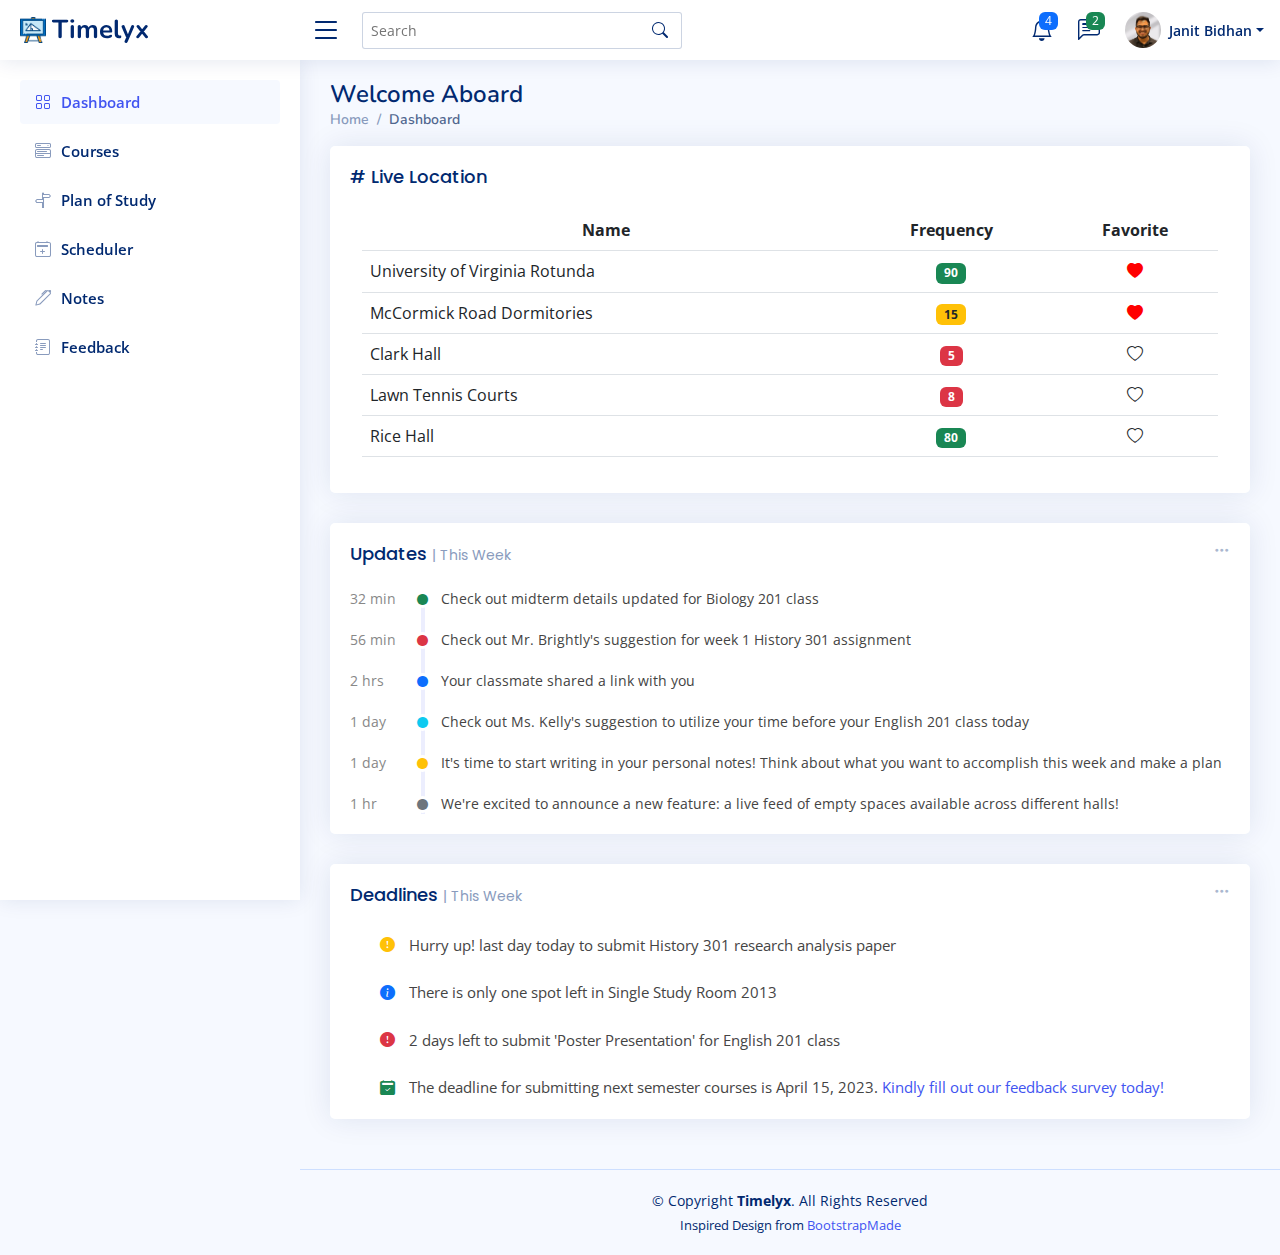
<file: src/main/resources/static/index.html>
<!DOCTYPE html>
<html lang="en">

<head>
  <meta charset="utf-8">
  <meta content="width=device-width, initial-scale=1.0" name="viewport">

  <title>Timelyx</title>
  <meta content="" name="description">
  <meta content="" name="keywords">

  <!-- Favicons -->
  <link href="assets/img/logo.png" rel="icon">
  <link href="assets/img/logo.png" rel="apple-touch-icon">

  <!-- Google Fonts -->
  <link href="https://fonts.gstatic.com" rel="preconnect">
  <link href="https://fonts.googleapis.com/css?family=Open+Sans:300,300i,400,400i,600,600i,700,700i|Nunito:300,300i,400,400i,600,600i,700,700i|Poppins:300,300i,400,400i,500,500i,600,600i,700,700i" rel="stylesheet">

  <!-- Vendor CSS Files -->
  <link href="assets/vendor/bootstrap/css/bootstrap.min.css" rel="stylesheet">
  <link href="assets/vendor/bootstrap-icons/bootstrap-icons.css" rel="stylesheet">
  <link href="assets/vendor/boxicons/css/boxicons.min.css" rel="stylesheet">
  <link href="assets/vendor/quill/quill.snow.css" rel="stylesheet">
  <link href="assets/vendor/quill/quill.bubble.css" rel="stylesheet">
  <link href="assets/vendor/remixicon/remixicon.css" rel="stylesheet">
  <link href="assets/vendor/simple-datatables/style.css" rel="stylesheet">

  <!-- Template Main CSS File -->
  <link href="assets/css/style.css" rel="stylesheet">

</head>

<body>

  <!-- ======= Header ======= -->
  <header id="header" class="header fixed-top d-flex align-items-center">

    <div class="d-flex align-items-center justify-content-between">
      <a href="index.html" class="logo d-flex align-items-center">
        <img src="assets/img/logo.png" alt="">
        <span class="d-none d-lg-block">Timelyx</span>
      </a>
      <i class="bi bi-list toggle-sidebar-btn"></i>
    </div><!-- End Logo -->

    <div class="search-bar">
      <form class="search-form d-flex align-items-center" method="POST" action="#">
        <input type="text" name="query" placeholder="Search" title="Enter search keyword">
        <button type="submit" title="Search"><i class="bi bi-search"></i></button>
      </form>
    </div><!-- End Search Bar -->

    <nav class="header-nav ms-auto">
      <ul class="d-flex align-items-center">

        <li class="nav-item d-block d-lg-none">
          <a class="nav-link nav-icon search-bar-toggle " href="#">
            <i class="bi bi-search"></i>
          </a>
        </li><!-- End Search Icon-->

        <li class="nav-item dropdown">

          <a class="nav-link nav-icon" href="#" data-bs-toggle="dropdown">
            <i class="bi bi-bell"></i>
            <span class="badge bg-primary badge-number">4</span>
          </a><!-- End Notification Icon -->

          <ul class="dropdown-menu dropdown-menu-end dropdown-menu-arrow notifications">
            <li class="dropdown-header">
              You have 4 new notifications
              <a href="#"><span class="badge rounded-pill bg-primary p-2 ms-2">View all</span></a>
            </li>
            <li>
              <hr class="dropdown-divider">
            </li>

            <li class="notification-item">
              <i class="bi bi-exclamation-circle text-warning"></i>
              <div>
                <h4>Plan of study updated</h4>
                <p>A course timeline is now available for the courses, electives, and graduation requirements</p>
                <p>30 min. ago</p>
              </div>
            </li>

            <li>
              <hr class="dropdown-divider">
            </li>

            <li class="notification-item">
              <i class="bi bi-x-circle text-danger"></i>
              <div>
                <h4> Last day to submit Biology assignment</h4>
                <p>Posted by Ms. Kelly</p>
                <p>1 hr. ago</p>
              </div>
            </li>

            <li>
              <hr class="dropdown-divider">
            </li>

            <li class="notification-item">
              <i class="bi bi-check-circle text-success"></i>
              <div>
                <h4>Note sharing</h4>
                <p>Review your notes to see what your classmates have shared</p>
                <p>4hr. ago</p>
              </div>
            </li>

            <li>
              <hr class="dropdown-divider">
            </li>

            <li class="notification-item">
              <i class="bi bi-info-circle text-primary"></i>
              <div>
                <h4>New feature alert</h4>
                <p>Check live feed of available spaces across school</p>
                <p>1hr. ago</p>
              </div>
            </li>

            <li>
              <hr class="dropdown-divider">
            </li>
            <li class="dropdown-footer">
              <a href="#">Show all notifications</a>
            </li>

          </ul><!-- End Notification Dropdown Items -->

        </li><!-- End Notification Nav -->

        <li class="nav-item dropdown">

          <a class="nav-link nav-icon" href="#" data-bs-toggle="dropdown">
            <i class="bi bi-chat-left-text"></i>
            <span class="badge bg-success badge-number">2</span>
          </a><!-- End Messages Icon -->

          <ul class="dropdown-menu dropdown-menu-end dropdown-menu-arrow messages">
            <li class="dropdown-header">
              You have 2 new messages
              <a href="#"><span class="badge rounded-pill bg-primary p-2 ms-2">View all</span></a>
            </li>
            <li>
              <hr class="dropdown-divider">
            </li>

            <li class="message-item">
              <a href="#">
                <i class="bi bi-envelope" style="margin: 20px;"></i>
                <div>
                  <h4>Mr. Brightley</h4>
                  <p>Week 1 English assignment due this Friday</p>
                  <p>1 min. ago</p>
                </div>
              </a>
            </li>
            <li>
              <hr class="dropdown-divider">
            </li>

            <li class="message-item">
              <a href="#">
                <i class="bi bi-envelope" style="margin: 20px;"></i>
                <div>
                  <h4>Ms. Eleanor</h4>
                  <p>Kindly look at my suggestions under scheduler </p>
                  <p>1hr. ago</p>
                </div>
              </a>
            </li>
            <li>
              <hr class="dropdown-divider">
            </li>

            <li class="message-item">
              <a href="#">
                <i class="bi bi-envelope-open" style="margin: 20px;"></i>
                <div>
                  <h4>Elizabeth Mcord</h4>
                  <p>Shared a link </p>
                  <p>4hrs. ago</p>
                </div>
              </a>
            </li>
            <li>
              <hr class="dropdown-divider">
            </li>

            <li class="dropdown-footer">
              <a href="#">Show all messages</a>
            </li>

          </ul><!-- End Messages Dropdown Items -->

        </li><!-- End Messages Nav -->

        <li class="nav-item dropdown pe-3">

          <a class="nav-link nav-profile d-flex align-items-center pe-0" href="#" data-bs-toggle="dropdown">
            <img src="assets/img/user-image.jpeg" alt="Profile" class="rounded-circle">
            <span class="d-none d-md-block dropdown-toggle ps-2">Janit Bidhan</span>
          </a><!-- End Profile Iamge Icon -->

          <ul class="dropdown-menu dropdown-menu-end dropdown-menu-arrow profile">
            <li class="dropdown-header">
              <h6>Janit Bidhan</h6>
              <span>G01326111</span>
            </li>
            <li>
              <hr class="dropdown-divider">
            </li>

            <li>
              <a class="dropdown-item d-flex align-items-center" href="setting.html">
                <i class="bi bi-gear"></i>
                <span>Account Settings</span>
              </a>
            </li>
            <li>
              <hr class="dropdown-divider">
            </li>

            <li>
              <a class="dropdown-item d-flex align-items-center" href="faqs.html">
                <i class="bi bi-question-circle"></i>
                <span>Need Help?</span>
              </a>
            </li>
            <li>
              <hr class="dropdown-divider">
            </li>

            <li>
              <a class="dropdown-item d-flex align-items-center" href="#">
                <i class="bi bi-box-arrow-right"></i>
                <span>Sign Out</span>
              </a>
            </li>

          </ul><!-- End Profile Dropdown Items -->
        </li><!-- End Profile Nav -->

      </ul>
    </nav><!-- End Icons Navigation -->


  </header><!-- End Header -->

  <!-- ======= Sidebar ======= -->
  <aside id="sidebar" class="sidebar">
    <ul class="sidebar-nav" id="sidebar-nav">

      <li class="nav-item">
        <a class="nav-link " href="index.html">
          <i class="bi bi-grid"></i>
          <span>Dashboard</span>
        </a>
      </li>

      <li class="nav-item">
        <a class="nav-link collapsed" href="courses.html">
          <i class="bi bi-menu-button-wide"></i>
          <span>Courses</span>
        </a>
      </li>

      <li class="nav-item">
        <a class="nav-link collapsed" href="plans.html">
          <i class="bi bi-signpost-split"></i>
          <span>Plan of Study</span>
        </a>
      </li>

      <li class="nav-item">
        <a class="nav-link collapsed" href="cal.html">
          <i class="bi bi-calendar2-plus"></i>
          <span>Scheduler</span>
        </a>
      </li>

      <li class="nav-item">
        <a class="nav-link collapsed" href="notes.html">
          <i class="bi bi-pen"></i>
          <span>Notes</span>
        </a>
      </li>


      <li class="nav-item">
        <a class="nav-link collapsed" href="feedback.html">
          <i class="bi bi-journal-text"></i>
          <span>Feedback</span>
        </a>
      </li>

    </ul>
  </aside><!-- End Sidebar-->

  <main id="main" class="main">

    <div class="pagetitle">
      <h1>Welcome Aboard</h1>
      <nav>
        <ol class="breadcrumb">
          <li class="breadcrumb-item"><a href="index.html">Home</a></li>
          <li class="breadcrumb-item active">Dashboard</li>
        </ol>
      </nav>
    </div><!-- End Page Title -->

    <section class="section dashboard">
      <div class="row">
        <div>
          <!-- Recent Activity -->

          <div class="card">
            <div class="card-body">
              <h5 class="card-title"># Live Location</h5>
              <div class="container">
                <div class="table-responsive">
                  <table class="table">
                    <thead>
                    <tr>
                      <th>Name</th>
                      <th>Frequency</th>
                      <th>Favorite</th>
                    </tr>
                    </thead>
                    <tbody>
                    <tr>
                      <td class="first">University of Virginia Rotunda</td>
                      <td><span class="badge bg-success lead">90</span></td>
                      <td><span class="bi bi-heart-fill red" onclick="toggleFavorite(this)"></span></td>
                    </tr>
                    <tr>
                      <td class="first">McCormick Road Dormitories</td>
                      <td><span class="badge bg-warning text-dark">15</span></td>
                      <td><span class="bi bi-heart-fill red" onclick="toggleFavorite(this)"></span></td>
                    </tr>
                    <tr>
                      <td class="first">Clark Hall</td>
                      <td><span class="badge bg-danger">5</span></td>
                      <td><span class="bi bi-heart" onclick="toggleFavorite(this)"></span></td>
                    </tr>
                    <tr>
                      <td class="first">Lawn Tennis Courts</td>
                      <td><span class="badge bg-danger">8</span></td>
                      <td><span class="bi bi-heart" onclick="toggleFavorite(this)"></span></td>
                    </tr>
                    <tr>
                      <td class="first">Rice Hall</td>
                      <td><span class="badge bg-success">80</span></td>
                      <td><span class="bi bi-heart" onclick="toggleFavorite(this)"></span></td>
                    </tr>
                    </tbody>
                  </table>
                </div>
              </div>
            </div>
          </div>

          <!-- Recent Activity -->
          <div class="card">
            <div class="filter">
              <a class="icon" href="#" data-bs-toggle="dropdown"><i class="bi bi-three-dots"></i></a>
              <ul class="dropdown-menu dropdown-menu-end dropdown-menu-arrow">
                <li class="dropdown-header text-start">
                  <h6>Filter</h6>
                </li>

                <li><a class="dropdown-item" href="#">This Week</a></li>
                <li><a class="dropdown-item" href="#">This Month</a></li>
                <li><a class="dropdown-item" href="#">This Year</a></li>
              </ul>
            </div>

            <div class="card-body">
              <h5 class="card-title">Updates <span>| This Week</span></h5>

              <div class="activity">

                <div class="activity-item d-flex">
                  <div class="activite-label">32 min</div>
                  <i class='bi bi-circle-fill activity-badge text-success align-self-start'></i>
                  <div class="activity-content">
                    Check out midterm details updated for Biology 201 class<a href="#" class="fw-bold text-dark"></a> 
                  </div>
                </div><!-- End activity item-->

                <div class="activity-item d-flex">
                  <div class="activite-label">56 min</div>
                  <i class='bi bi-circle-fill activity-badge text-danger align-self-start'></i>
                  <div class="activity-content">
                    Check out Mr. Brightly's suggestion for week 1 History 301 assignment 
                  </div>
                </div><!-- End activity item-->

                <div class="activity-item d-flex">
                  <div class="activite-label">2 hrs</div>
                  <i class='bi bi-circle-fill activity-badge text-primary align-self-start'></i>
                  <div class="activity-content">
                    Your classmate shared a link with you 
                  </div>
                </div><!-- End activity item-->

                <div class="activity-item d-flex">
                  <div class="activite-label">1 day</div>
                  <i class='bi bi-circle-fill activity-badge text-info align-self-start'></i>
                  <div class="activity-content">
                    Check out Ms. Kelly's suggestion to utilize your time before your English 201 class today<a href="#" class="fw-bold text-dark"></a> 
                  </div>
                </div><!-- End activity item-->

                <div class="activity-item d-flex">
                  <div class="activite-label">1 day</div>
                  <i class='bi bi-circle-fill activity-badge text-warning align-self-start'></i>
                  <div class="activity-content">
                    It's time to start writing in your personal notes! Think about what you want to accomplish this week and make a plan
                  </div>
                </div><!-- End activity item-->

                <div class="activity-item d-flex">
                  <div class="activite-label">1 hr</div>
                  <i class='bi bi-circle-fill activity-badge text-muted align-self-start'></i>
                  <div class="activity-content">
                    We're excited to announce a new feature: a live feed of empty spaces available across different halls!
                  </div>
                </div><!-- End activity item-->

              </div>

            </div>
          </div><!-- End Recent Activity -->

          <!-- News & Updates Traffic -->
          <div class="card" style="padding-bottom: 10px;">
            <div class="filter">
              <a class="icon" href="#" data-bs-toggle="dropdown"><i class="bi bi-three-dots"></i></a>
              <ul class="dropdown-menu dropdown-menu-end dropdown-menu-arrow">
                <li class="dropdown-header text-start">
                  <h6>Filter</h6>
                </li>

                <li><a class="dropdown-item" href="#">This Week</a></li>
                <li><a class="dropdown-item" href="#">This Month</a></li>
                <li><a class="dropdown-item" href="#">This Year</a></li>
              </ul>
            </div>

            <div class="card-body pb-0" >
              <h5 class="card-title">Deadlines <span>| This Week</span></h5>
              <!--div class="news">
                <div class="post-item">
                  <h4> Hurry up! last day today to submit History 301 research analysis paper</h4>
                </div>

                <div class="post-item clearfix">
                  <h4>There is only one spot left in Single Study Room 2013 </h4>
                  <p></p>
                </div>

                <div class="post-item clearfix">
                  <h4>2 days left to submit 'Poster Presentation' for English 201 class</h4>
                </div>

                <div class="post-item clearfix">
                  <h4>The deadline for submitting next semester courses is April 15, 2023.Kindly fill our feedback survey today! Your feedback is important to us</h4>
                </div>

              </div>End sidebar recent posts-->
              <div class="news" >
                <div class="post-item">
                  <p><i class="bi bi-exclamation-circle-fill text-warning"></i> Hurry up! last day today to submit History 301 research analysis paper</p>
                </div>

                <div class="post-item clearfix">
                  <p><i class="bi bi-info-circle-fill text-primary"></i> There is only one spot left in Single Study Room 2013 </p>
                </div>

                <div class="post-item clearfix">
                  <p><i class="bi bi-exclamation-circle-fill text-danger"></i> 2 days left to submit 'Poster Presentation' for English 201 class</p>
                </div>

                <div class="post-item clearfix">
                  <p><i class="bi bi-calendar2-check-fill text-success"></i> The deadline for submitting next semester courses is April 15, 2023. <a href="#">Kindly fill out our feedback survey today!</a></p>
                </div>

              </div><!-- End sidebar recent posts-->
            </div>
          </div><!-- End News & Updates -->

        </div><!-- End Right side columns -->

      </div>
    </section>

  </main><!-- End #main -->

  <!-- ======= Footer ======= -->
  <footer id="footer" class="footer">
    <div class="copyright">
      &copy; Copyright <strong><span>Timelyx</span></strong>. All Rights Reserved
    </div>
    <div class="credits">
      <!-- All the links in the footer should remain intact. -->
      <!-- You can delete the links only if you purchased the pro version. -->
      <!-- Licensing information: https://bootstrapmade.com/license/ -->
      <!-- Purchase the pro version with working PHP/AJAX contact form: https://bootstrapmade.com/nice-admin-bootstrap-admin-html-template/ -->
      Inspired Design from <a href="https://bootstrapmade.com/">BootstrapMade</a>
    </div>
  </footer><!-- End Footer -->

  <a href="#" class="back-to-top d-flex align-items-center justify-content-center"><i class="bi bi-arrow-up-short"></i></a>

  <!-- Vendor JS Files -->
  <script src="assets/vendor/apexcharts/apexcharts.min.js"></script>
  <script src="assets/vendor/bootstrap/js/bootstrap.bundle.min.js"></script>
  <script src="assets/vendor/chart.js/chart.umd.js"></script>
  <script src="assets/vendor/echarts/echarts.min.js"></script>
  <script src="assets/vendor/quill/quill.min.js"></script>
  <script src="assets/vendor/simple-datatables/simple-datatables.js"></script>
  <script src="assets/vendor/tinymce/tinymce.min.js"></script>
  <script src="assets/vendor/php-email-form/validate.js"></script>

  <!-- Template Main JS File -->
  <script src="assets/js/main.js"></script>

</body>

</html>
</file>
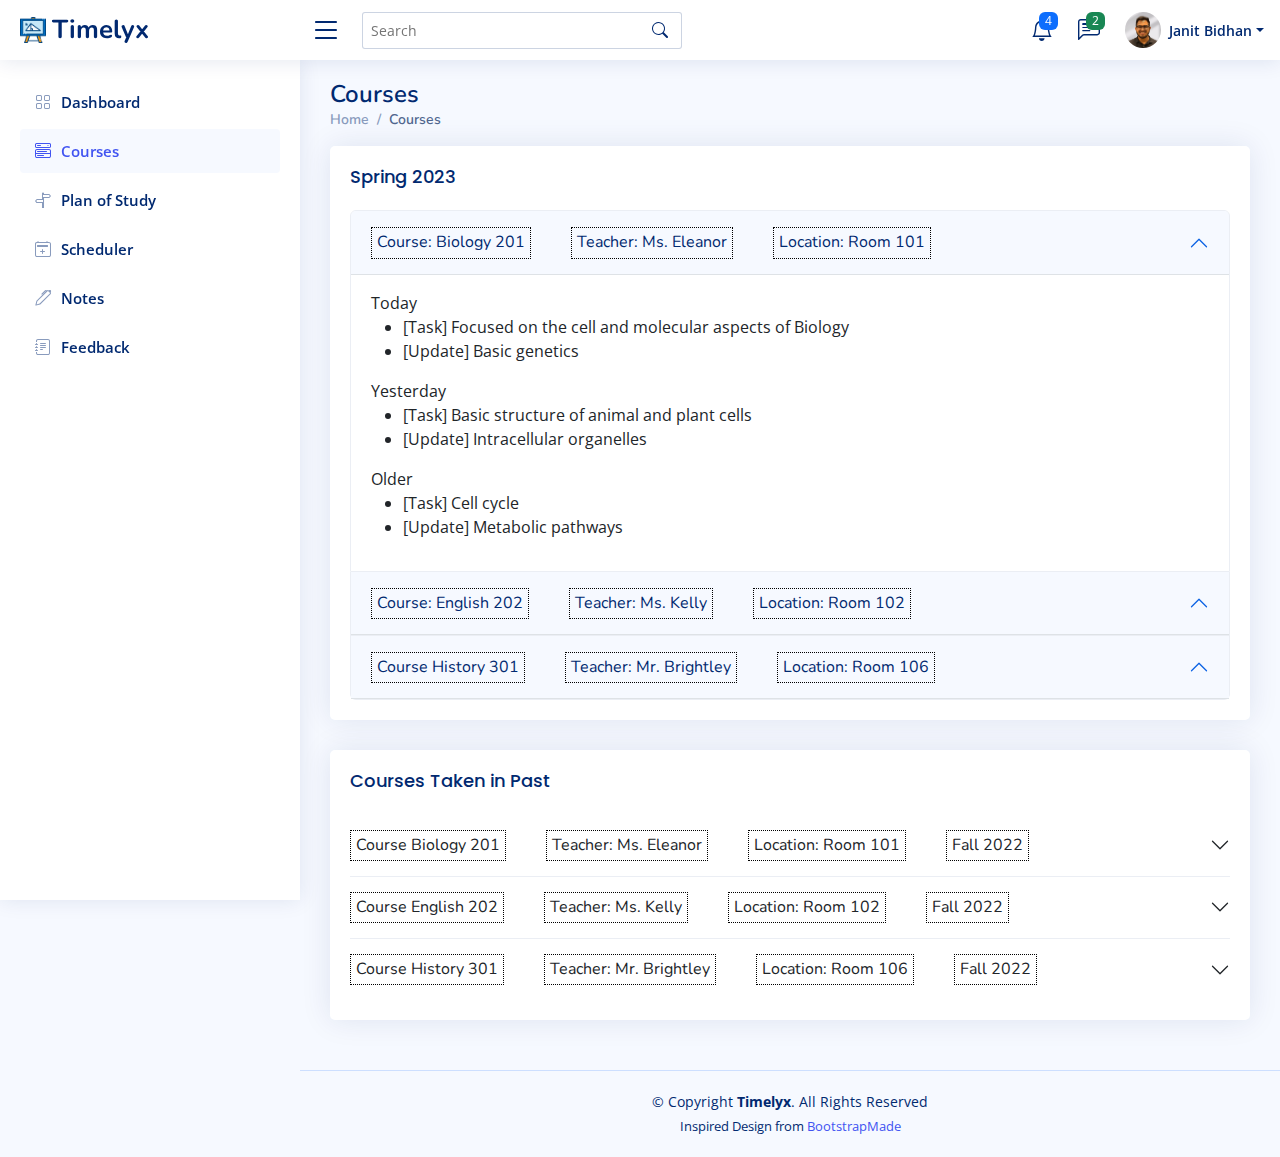
<file: src/main/resources/static/courses.html>
<!DOCTYPE html>
<html lang="en">

<head>
    <meta charset="utf-8">
    <meta content="width=device-width, initial-scale=1.0" name="viewport">

    <title>Timelyx</title>
    <meta content="" name="description">
    <meta content="" name="keywords">

    <!-- Favicons -->
    <link href="assets/img/logo.png" rel="icon">
    <link href="assets/img/logo.png" rel="apple-touch-icon">

    <!-- Google Fonts -->
    <link href="https://fonts.gstatic.com" rel="preconnect">
    <link href="https://fonts.googleapis.com/css?family=Open+Sans:300,300i,400,400i,600,600i,700,700i|Nunito:300,300i,400,400i,600,600i,700,700i|Poppins:300,300i,400,400i,500,500i,600,600i,700,700i"
          rel="stylesheet">

    <!-- Vendor CSS Files -->
    <link href="assets/vendor/bootstrap/css/bootstrap.min.css" rel="stylesheet">
    <link href="assets/vendor/bootstrap-icons/bootstrap-icons.css" rel="stylesheet">
    <link href="assets/vendor/boxicons/css/boxicons.min.css" rel="stylesheet">
    <link href="assets/vendor/quill/quill.snow.css" rel="stylesheet">
    <link href="assets/vendor/quill/quill.bubble.css" rel="stylesheet">
    <link href="assets/vendor/remixicon/remixicon.css" rel="stylesheet">
    <link href="assets/vendor/simple-datatables/style.css" rel="stylesheet">

    <!-- Template Main CSS File -->
    <link href="assets/css/style.css" rel="stylesheet">

</head>

<body>

<!-- ======= Header ======= -->
<header class="header fixed-top d-flex align-items-center" id="header">

    <div class="d-flex align-items-center justify-content-between">
        <a class="logo d-flex align-items-center" href="index.html">
            <img alt="" src="assets/img/logo.png">
            <span class="d-none d-lg-block">Timelyx</span>
        </a>
        <i class="bi bi-list toggle-sidebar-btn"></i>
    </div><!-- End Logo -->

    <div class="search-bar">
        <form action="#" class="search-form d-flex align-items-center" method="POST">
            <input name="query" placeholder="Search" title="Enter search keyword" type="text">
            <button title="Search" type="submit"><i class="bi bi-search"></i></button>
        </form>
    </div><!-- End Search Bar -->

    <nav class="header-nav ms-auto">
        <ul class="d-flex align-items-center">

            <li class="nav-item d-block d-lg-none">
                <a class="nav-link nav-icon search-bar-toggle " href="#">
                    <i class="bi bi-search"></i>
                </a>
            </li><!-- End Search Icon-->

            <li class="nav-item dropdown">

                <a class="nav-link nav-icon" href="#" data-bs-toggle="dropdown">
                    <i class="bi bi-bell"></i>
                    <span class="badge bg-primary badge-number">4</span>
                </a><!-- End Notification Icon -->

                <ul class="dropdown-menu dropdown-menu-end dropdown-menu-arrow notifications">
                    <li class="dropdown-header">
                        You have 4 new notifications
                        <a href="#"><span class="badge rounded-pill bg-primary p-2 ms-2">View all</span></a>
                    </li>
                    <li>
                        <hr class="dropdown-divider">
                    </li>

                    <li class="notification-item">
                        <i class="bi bi-exclamation-circle text-warning"></i>
                        <div>
                            <h4>Plan of study updated</h4>
                            <p>A course timeline is now available for the courses, electives, and graduation requirements</p>
                            <p>30 min. ago</p>
                        </div>
                    </li>

                    <li>
                        <hr class="dropdown-divider">
                    </li>

                    <li class="notification-item">
                        <i class="bi bi-x-circle text-danger"></i>
                        <div>
                            <h4> Last day to submit Biology assignment</h4>
                            <p>Posted by Ms. Eleanor</p>
                            <p>1 hr. ago</p>
                        </div>
                    </li>

                    <li>
                        <hr class="dropdown-divider">
                    </li>

                    <li class="notification-item">
                        <i class="bi bi-check-circle text-success"></i>
                        <div>
                            <h4>Note sharing</h4>
                            <p>Review your notes to see what your classmates have shared</p>
                            <p>4hr. ago</p>
                        </div>
                    </li>

                    <li>
                        <hr class="dropdown-divider">
                    </li>

                    <li class="notification-item">
                        <i class="bi bi-info-circle text-primary"></i>
                        <div>
                            <h4>New feature alert</h4>
                            <p>Check live feed of available spaces across school</p>
                            <p>1hr. ago</p>
                        </div>
                    </li>

                    <li>
                        <hr class="dropdown-divider">
                    </li>
                    <li class="dropdown-footer">
                        <a href="#">Show all notifications</a>
                    </li>

                </ul><!-- End Notification Dropdown Items -->

            </li><!-- End Notification Nav -->

            <li class="nav-item dropdown">

                <a class="nav-link nav-icon" href="#" data-bs-toggle="dropdown">
                    <i class="bi bi-chat-left-text"></i>
                    <span class="badge bg-success badge-number">2</span>
                </a><!-- End Messages Icon -->

                <ul class="dropdown-menu dropdown-menu-end dropdown-menu-arrow messages">
                    <li class="dropdown-header">
                        You have 2 new messages
                        <a href="#"><span class="badge rounded-pill bg-primary p-2 ms-2">View all</span></a>
                    </li>
                    <li>
                        <hr class="dropdown-divider">
                    </li>

                    <li class="message-item">
                        <a href="#">
                            <i class="bi bi-envelope" style="margin: 20px;"></i>
                            <div>
                                <h4>Mr. Brightley</h4>
                                <p>Week 1 English assignment due this Friday</p>
                                <p>1 min. ago</p>
                            </div>
                        </a>
                    </li>
                    <li>
                        <hr class="dropdown-divider">
                    </li>

                    <li class="message-item">
                        <a href="#">
                            <i class="bi bi-envelope" style="margin: 20px;"></i>
                            <div>
                                <h4>Ms. Eleanor</h4>
                                <p>Kindly look at my suggestions under scheduler </p>
                                <p>1hr. ago</p>
                            </div>
                        </a>
                    </li>
                    <li>
                        <hr class="dropdown-divider">
                    </li>

                    <li class="message-item">
                        <a href="#">
                            <i class="bi bi-envelope-open" style="margin: 20px;"></i>
                            <div>
                                <h4>Elizabeth Mcord</h4>
                                <p>Shared a link </p>
                                <p>4hrs. ago</p>
                            </div>
                        </a>
                    </li>
                    <li>
                        <hr class="dropdown-divider">
                    </li>

                    <li class="dropdown-footer">
                        <a href="#">Show all messages</a>
                    </li>

                </ul><!-- End Messages Dropdown Items -->

            </li><!-- End Messages Nav -->

            <li class="nav-item dropdown pe-3">

                <a class="nav-link nav-profile d-flex align-items-center pe-0" href="#" data-bs-toggle="dropdown">
                    <img src="assets/img/user-image.jpeg" alt="Profile" class="rounded-circle">
                    <span class="d-none d-md-block dropdown-toggle ps-2">Janit Bidhan</span>
                </a><!-- End Profile Iamge Icon -->

                <ul class="dropdown-menu dropdown-menu-end dropdown-menu-arrow profile">
                    <li class="dropdown-header">
                        <h6>Janit Bidhan</h6>
                        <span>G01326111</span>
                    </li>
                    <li>
                        <hr class="dropdown-divider">
                    </li>

                    <li>
                        <a class="dropdown-item d-flex align-items-center" href="setting.html">
                            <i class="bi bi-gear"></i>
                            <span>Account Settings</span>
                        </a>
                    </li>
                    <li>
                        <hr class="dropdown-divider">
                    </li>

                    <li>
                        <a class="dropdown-item d-flex align-items-center" href="faqs.html">
                            <i class="bi bi-question-circle"></i>
                            <span>Need Help?</span>
                        </a>
                    </li>
                    <li>
                        <hr class="dropdown-divider">
                    </li>

                    <li>
                        <a class="dropdown-item d-flex align-items-center" href="#">
                            <i class="bi bi-box-arrow-right"></i>
                            <span>Sign Out</span>
                        </a>
                    </li>

                </ul><!-- End Profile Dropdown Items -->
            </li><!-- End Profile Nav -->

        </ul>
    </nav><!-- End Icons Navigation -->


</header><!-- End Header -->

<!-- ======= Sidebar ======= -->
<aside class="sidebar" id="sidebar">
    <ul class="sidebar-nav" id="sidebar-nav">

        <li class="nav-item">
            <a class="nav-link collapsed" href="index.html">
                <i class="bi bi-grid"></i>
                <span>Dashboard</span>
            </a>
        </li>

        <li class="nav-item">
            <a class="nav-link " href="courses.html">
                <i class="bi bi-menu-button-wide"></i>
                <span>Courses</span>
            </a>
        </li>

        <li class="nav-item">
            <a class="nav-link collapsed" href="plans.html">
                <i class="bi bi-signpost-split"></i>
                <span>Plan of Study</span>
            </a>
        </li>

        <li class="nav-item">
            <a class="nav-link collapsed" href="cal.html">
                <i class="bi bi-calendar2-plus"></i>
                <span>Scheduler</span>
            </a>
        </li>

        <li class="nav-item">
            <a class="nav-link collapsed" href="notes.html">
                <i class="bi bi-pen"></i>
                <span>Notes</span>
            </a>
        </li>



        <li class="nav-item">
            <a class="nav-link collapsed" href="feedback.html">
                <i class="bi bi-journal-text"></i>
                <span>Feedback</span>
            </a>
        </li>

    </ul>
</aside><!-- End Sidebar-->

<main class="main" id="main">

    <div class="pagetitle">
        <h1>Courses</h1>
        <nav>
            <ol class="breadcrumb">
                <li class="breadcrumb-item"><a href="index.html">Home</a></li>
                <li class="breadcrumb-item active">Courses</li>
            </ol>
        </nav>
    </div><!-- End Page Title -->

    <section class="section">
        <div class="row">
            <div>

                <div class="card">
                    <div class="card-body">
                        <h5 class="card-title">Spring 2023</h5>

                        <!-- Default Accordion -->
                        <div class="accordion" id="accordionExample">
                            <div class="accordion-item">
                                <h2 class="accordion-header" id="headingOne">
                                    <button aria-controls="collapseOne" aria-expanded="true" class="accordion-button"
                                            data-bs-target="#collapseOne" data-bs-toggle="collapse"
                                            type="button">
                                        <span class="accordion-info"
                                              style="margin-left: 0px;padding:5px;border: black 1px dotted;">Course: Biology 201</span>
                                        <span class="accordion-info"
                                              style="margin-left: 40px;padding:5px;border: black 1px dotted;">Teacher: Ms. Eleanor </span>
                                        <span class="accordion-info"
                                              style="margin-left: 40px;padding:5px;border: black 1px dotted;">Location: Room 101</span>
                                    </button>
                                </h2>
                                <div aria-labelledby="headingOne" class="accordion-collapse collapse show"
                                     data-bs-parent="#accordionExample" id="collapseOne">
                                    <div class="accordion-body">
                                        <span>Today</span>
                                        <ul>
                                            <li> [Task] 
                                            Focused on the cell and molecular aspects of Biology</li>
                                            <li> [Update]  Basic genetics</li>
                                        </ul>
                                        <span>Yesterday</span>
                                        <ul>
                                            <li>[Task] Basic structure of animal and plant cells
                                                
                                                </li>
                                            <li>[Update]  Intracellular organelles
                                            </li>
                                        </ul>
                                        <span>Older</span>
                                        <ul>
                                            <li>[Task] Cell cycle</li>
                                            <li> [Update] Metabolic pathways</li>
                                        </ul>
                                    </div>
                                </div>
                            </div>
                            <div class="accordion-item">
                                <h2 class="accordion-header" id="headingTwo">
                                    <button aria-controls="collapseTwo" aria-expanded="true" class="accordion-button"
                                            data-bs-target="#collapseTwo" data-bs-toggle="collapse"
                                            type="button">
                                        <span class="accordion-info"
                                              style="margin-left: 0px;padding:5px;border: black 1px dotted;">Course: English 202</span>
                                        <span class="accordion-info"
                                              style="margin-left: 40px;padding:5px;border: black 1px dotted;">Teacher: Ms. Kelly </span>
                                        <span class="accordion-info"
                                              style="margin-left: 40px;padding:5px;border: black 1px dotted;">Location: Room 102</span>
                                    </button>
                                </h2>
                                <div aria-labelledby="headingTwo" class="accordion-collapse collapse" data-bs-parent="#accordionExample"
                                     id="collapseTwo">
                                    <div class="accordion-body">
                                        <span>Today</span>
                                        <ul>
                                            <li> [Task] Introduces students to the critical reading and writing of literature</li>
                                            <li>[Update]  Analyzing the elements of literature</li>
                                        </ul>
                                        <span>Yesterday</span>
                                        <ul>
                                            <li>[Task] Write about their own interpretations of texts</li>
                                            <li>[Update] Write a critical essay about a literary text</li>
                                        </ul>
                                        <span>Older</span>
                                        <ul>
                                            <li>[Task] Annotated bibliography</li>
                                            <li>[Update] Research paper</li>
                                        </ul>
                                    </div>
                                </div>
                            </div>
                            <div class="accordion-item">
                                <h2 class="accordion-header" id="headingThree">
                                    <button aria-controls="collapseThree" aria-expanded="true" class="accordion-button"
                                            data-bs-target="#collapseThree" data-bs-toggle="collapse"
                                            type="button">
                                        <span class="accordion-info"
                                              style="margin-left: 0px;padding:5px;border: black 1px dotted;">Course History 301</span>
                                        <span class="accordion-info"
                                              style="margin-left: 40px;padding:5px;border: black 1px dotted;">Teacher: Mr. Brightley </span>
                                        <span class="accordion-info"
                                              style="margin-left: 40px;padding:5px;border: black 1px dotted;">Location: Room 106</span>
                                    </button>
                                </h2>
                                <div aria-labelledby="headingThree" class="accordion-collapse collapse"
                                     data-bs-parent="#accordionExample" id="collapseThree">
                                    <div class="accordion-body">
                                        <span>Today</span>
                                        <ul>
                                            <li>[Task] Methods and practices of historical research</li>
                                            <li>[Update] Interpretation of historical data</li>
                                        </ul>
                                        <span>Yesterday</span>
                                        <ul>
                                            <li>[Task] History of historical scholarship</li>
                                            <li>[Update] Discussing final research paper</li>
                                        </ul>
                                        <span>Older</span>
                                        <ul>
                                            <li>[Task] Rise of civilizations</li>
                                            <li>[Update] Industrial revolution</li>
                                        </ul>
                                    </div>
                                </div>
                            </div>
                        </div><!-- End Default Accordion Example -->

                    </div>
                </div>

            </div>
        </div>
        <div class="row">
          <div>
            <div class="card">
                <div class="card-body">
                    <h5 class="card-title">Courses Taken in Past</h5>

                    <!-- Accordion without outline borders -->
                    <div class="accordion accordion-flush" id="accordionFlushExample">
                        <div class="accordion-item">
                            <h2 class="accordion-header" id="flush-headingOne">
                                <button aria-controls="flush-collapseOne" aria-expanded="false" class="accordion-button collapsed"
                                        data-bs-target="#flush-collapseOne" data-bs-toggle="collapse"
                                        type="button">
                                        <span class="accordion-info"
                                              style="margin-left: 0px;padding:5px;border: black 1px dotted;">Course Biology 201</span>
                                  <span class="accordion-info"
                                        style="margin-left: 40px;padding:5px;border: black 1px dotted;">Teacher: Ms. Eleanor </span>
                                  <span class="accordion-info"
                                        style="margin-left: 40px;padding:5px;border: black 1px dotted;">Location: Room 101</span>
                                  <span class="accordion-info"
                                        style="margin-left: 40px;padding:5px;border: black 1px dotted;">Fall 2022</span>
                                </button>
                            </h2>
                            <div aria-labelledby="flush-headingOne" class="accordion-collapse collapse"
                                 data-bs-parent="#accordionFlushExample" id="flush-collapseOne">
                                <div class="accordion-body">Add text
                                </div>
                            </div>
                        </div>
                        <div class="accordion-item">
                            <h2 class="accordion-header" id="flush-headingTwo">
                                <button aria-controls="flush-collapseTwo" aria-expanded="false" class="accordion-button collapsed"
                                        data-bs-target="#flush-collapseTwo" data-bs-toggle="collapse"
                                        type="button">
                                        <span class="accordion-info"
                                              style="margin-left: 0px;padding:5px;border: black 1px dotted;">Course English 202</span>
                                  <span class="accordion-info"
                                        style="margin-left: 40px;padding:5px;border: black 1px dotted;">Teacher: Ms. Kelly </span>
                                  <span class="accordion-info"
                                        style="margin-left: 40px;padding:5px;border: black 1px dotted;">Location: Room 102</span>
                                  <span class="accordion-info"
                                        style="margin-left: 40px;padding:5px;border: black 1px dotted;">Fall 2022</span>
                                </button>
                            </h2>
                            <div aria-labelledby="flush-headingTwo" class="accordion-collapse collapse"
                                 data-bs-parent="#accordionFlushExample" id="flush-collapseTwo">
                                <div class="accordion-body">Add text
                                </div>
                            </div>
                        </div>
                        <div class="accordion-item">
                            <h2 class="accordion-header" id="flush-headingThree">
                                <button aria-controls="flush-collapseThree" aria-expanded="false" class="accordion-button collapsed"
                                        data-bs-target="#flush-collapseThree" data-bs-toggle="collapse"
                                        type="button">
                                     <span class="accordion-info"
                                           style="margin-left: 0px;padding:5px;border: black 1px dotted;">Course History 301</span>
                                  <span class="accordion-info"
                                        style="margin-left: 40px;padding:5px;border: black 1px dotted;">Teacher: Mr. Brightley</span>
                                  <span class="accordion-info"
                                        style="margin-left: 40px;padding:5px;border: black 1px dotted;">Location: Room 106</span>
                                  <span class="accordion-info"
                                        style="margin-left: 40px;padding:5px;border: black 1px dotted;">Fall 2022</span>
                                </button>
                            </h2>
                            <div aria-labelledby="flush-headingThree" class="accordion-collapse collapse"
                                 data-bs-parent="#accordionFlushExample" id="flush-collapseThree">
                                <div class="accordion-body">Add text
                                </div>
                            </div>
                        </div>
                    </div><!-- End Accordion without outline borders -->
                </div>
            </div>
          </div>
        </div>

    </section>
</main><!-- End #main -->

<!-- ======= Footer ======= -->
<footer class="footer" id="footer">
    <div class="copyright">
        &copy; Copyright <strong><span>Timelyx</span></strong>. All Rights Reserved
    </div>
    <div class="credits">
      Inspired Design from <a href="https://bootstrapmade.com/">BootstrapMade</a>
    </div>
</footer><!-- End Footer -->

<a class="back-to-top d-flex align-items-center justify-content-center" href="#"><i
        class="bi bi-arrow-up-short"></i></a>

<!-- Vendor JS Files -->
<script src="assets/vendor/apexcharts/apexcharts.min.js"></script>
<script src="assets/vendor/bootstrap/js/bootstrap.bundle.min.js"></script>
<script src="assets/vendor/chart.js/chart.umd.js"></script>
<script src="assets/vendor/echarts/echarts.min.js"></script>
<script src="assets/vendor/quill/quill.min.js"></script>
<script src="assets/vendor/simple-datatables/simple-datatables.js"></script>
<script src="assets/vendor/tinymce/tinymce.min.js"></script>
<script src="assets/vendor/php-email-form/validate.js"></script>

<!-- Template Main JS File -->
<script src="assets/js/main.js"></script>

</body>

</html>
</file>
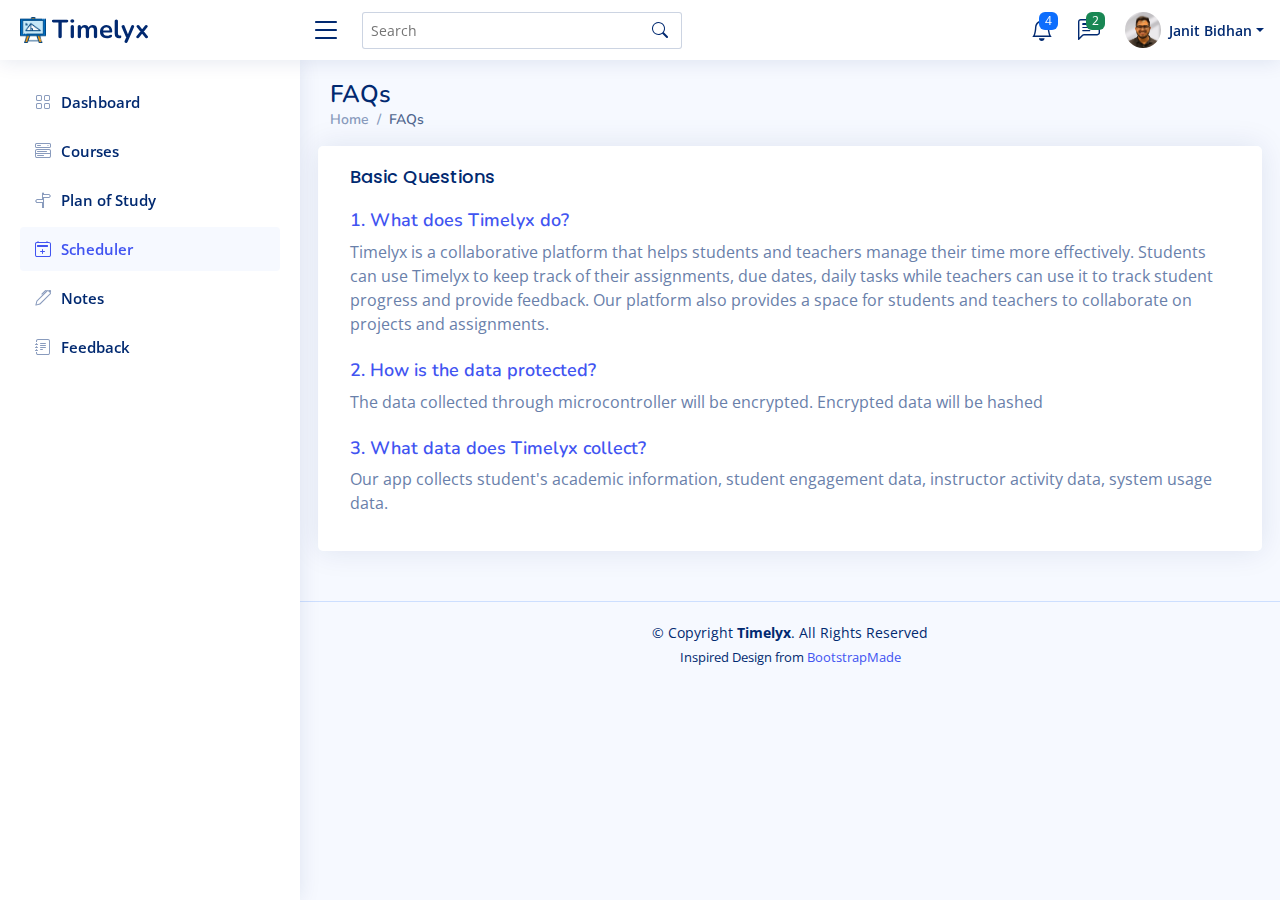
<file: src/main/resources/static/faqs.html>
<!DOCTYPE html>
<html lang="en">

<head>
    <meta charset="utf-8">
    <meta content="width=device-width, initial-scale=1.0" name="viewport">

    <title>Timelyx</title>
    <meta content="" name="description">
    <meta content="" name="keywords">

    <!-- Favicons -->
    <link href="assets/img/logo.png" rel="icon">
    <link href="assets/img/logo.png" rel="apple-touch-icon">

    <!-- Google Fonts -->
    <link href="https://fonts.gstatic.com" rel="preconnect">
    <link href="https://fonts.googleapis.com/css?family=Open+Sans:300,300i,400,400i,600,600i,700,700i|Nunito:300,300i,400,400i,600,600i,700,700i|Poppins:300,300i,400,400i,500,500i,600,600i,700,700i" rel="stylesheet">

    <!-- Vendor CSS Files -->
    <link href="assets/vendor/bootstrap/css/bootstrap.min.css" rel="stylesheet">
    <link href="assets/vendor/bootstrap-icons/bootstrap-icons.css" rel="stylesheet">
    <link href="assets/vendor/boxicons/css/boxicons.min.css" rel="stylesheet">
    <link href="assets/vendor/quill/quill.snow.css" rel="stylesheet">
    <link href="assets/vendor/quill/quill.bubble.css" rel="stylesheet">
    <link href="assets/vendor/remixicon/remixicon.css" rel="stylesheet">
    <link href="assets/vendor/simple-datatables/style.css" rel="stylesheet">

    <!-- Template Main CSS File -->
    <link href="assets/css/style.css" rel="stylesheet">

</head>

<body>

<!-- ======= Header ======= -->
<header id="header" class="header fixed-top d-flex align-items-center">

    <div class="d-flex align-items-center justify-content-between">
        <a href="index.html" class="logo d-flex align-items-center">
            <img src="assets/img/logo.png" alt="">
            <span class="d-none d-lg-block">Timelyx</span>
        </a>
        <i class="bi bi-list toggle-sidebar-btn"></i>
    </div><!-- End Logo -->

    <div class="search-bar">
        <form class="search-form d-flex align-items-center" method="POST" action="#">
            <input type="text" name="query" placeholder="Search" title="Enter search keyword">
            <button type="submit" title="Search"><i class="bi bi-search"></i></button>
        </form>
    </div><!-- End Search Bar -->

    <nav class="header-nav ms-auto">
        <ul class="d-flex align-items-center">

            <li class="nav-item d-block d-lg-none">
                <a class="nav-link nav-icon search-bar-toggle " href="#">
                    <i class="bi bi-search"></i>
                </a>
            </li><!-- End Search Icon-->

            <li class="nav-item dropdown">

                <a class="nav-link nav-icon" href="#" data-bs-toggle="dropdown">
                    <i class="bi bi-bell"></i>
                    <span class="badge bg-primary badge-number">4</span>
                </a><!-- End Notification Icon -->

                <ul class="dropdown-menu dropdown-menu-end dropdown-menu-arrow notifications">
                    <li class="dropdown-header">
                        You have 4 new notifications
                        <a href="#"><span class="badge rounded-pill bg-primary p-2 ms-2">View all</span></a>
                    </li>
                    <li>
                        <hr class="dropdown-divider">
                    </li>

                    <li class="notification-item">
                        <i class="bi bi-exclamation-circle text-warning"></i>
                        <div>
                            <h4>Plan of study updated</h4>
                            <p>A course timeline is now available for the courses, electives, and graduation requirements</p>
                            <p>30 min. ago</p>
                        </div>
                    </li>

                    <li>
                        <hr class="dropdown-divider">
                    </li>

                    <li class="notification-item">
                        <i class="bi bi-x-circle text-danger"></i>
                        <div>
                            <h4> Last day to submit Biology assignment</h4>
                            <p>Posted by Ms. Kelly</p>
                            <p>1 hr. ago</p>
                        </div>
                    </li>

                    <li>
                        <hr class="dropdown-divider">
                    </li>

                    <li class="notification-item">
                        <i class="bi bi-check-circle text-success"></i>
                        <div>
                            <h4>Note sharing</h4>
                            <p>Review your notes to see what your classmates have shared</p>
                            <p>4hr. ago</p>
                        </div>
                    </li>

                    <li>
                        <hr class="dropdown-divider">
                    </li>

                    <li class="notification-item">
                        <i class="bi bi-info-circle text-primary"></i>
                        <div>
                            <h4>New feature alert</h4>
                            <p>Check live feed of available spaces across school</p>
                            <p>1hr. ago</p>
                        </div>
                    </li>

                    <li>
                        <hr class="dropdown-divider">
                    </li>
                    <li class="dropdown-footer">
                        <a href="#">Show all notifications</a>
                    </li>

                </ul><!-- End Notification Dropdown Items -->

            </li><!-- End Notification Nav -->

            <li class="nav-item dropdown">

                <a class="nav-link nav-icon" href="#" data-bs-toggle="dropdown">
                    <i class="bi bi-chat-left-text"></i>
                    <span class="badge bg-success badge-number">2</span>
                </a><!-- End Messages Icon -->

                <ul class="dropdown-menu dropdown-menu-end dropdown-menu-arrow messages">
                    <li class="dropdown-header">
                        You have 2 new messages
                        <a href="#"><span class="badge rounded-pill bg-primary p-2 ms-2">View all</span></a>
                    </li>
                    <li>
                        <hr class="dropdown-divider">
                    </li>

                    <li class="message-item">
                        <a href="#">
                            <i class="bi bi-envelope" style="margin: 20px;"></i>
                            <div>
                                <h4>Mr. Brightley</h4>
                                <p>Week 1 English assignment due this Friday</p>
                                <p>1 min. ago</p>
                            </div>
                        </a>
                    </li>
                    <li>
                        <hr class="dropdown-divider">
                    </li>

                    <li class="message-item">
                        <a href="#">
                            <i class="bi bi-envelope" style="margin: 20px;"></i>
                            <div>
                                <h4>Ms. Eleanor</h4>
                                <p>Kindly look at my suggestions under scheduler </p>
                                <p>1hr. ago</p>
                            </div>
                        </a>
                    </li>
                    <li>
                        <hr class="dropdown-divider">
                    </li>

                    <li class="message-item">
                        <a href="#">
                            <i class="bi bi-envelope-open" style="margin: 20px;"></i>
                            <div>
                                <h4>Elizabeth Mcord</h4>
                                <p>Shared a link </p>
                                <p>4hrs. ago</p>
                            </div>
                        </a>
                    </li>
                    <li>
                        <hr class="dropdown-divider">
                    </li>

                    <li class="dropdown-footer">
                        <a href="#">Show all messages</a>
                    </li>

                </ul><!-- End Messages Dropdown Items -->

            </li><!-- End Messages Nav -->

            <li class="nav-item dropdown pe-3">

                <a class="nav-link nav-profile d-flex align-items-center pe-0" href="#" data-bs-toggle="dropdown">
                    <img src="assets/img/user-image.jpeg" alt="Profile" class="rounded-circle">
                    <span class="d-none d-md-block dropdown-toggle ps-2">Janit Bidhan</span>
                </a><!-- End Profile Iamge Icon -->

                <ul class="dropdown-menu dropdown-menu-end dropdown-menu-arrow profile">
                    <li class="dropdown-header">
                        <h6>Janit Bidhan</h6>
                        <span>G01326111</span>
                    </li>
                    <li>
                        <hr class="dropdown-divider">
                    </li>

                    <li>
                        <a class="dropdown-item d-flex align-items-center" href="setting.html">
                            <i class="bi bi-gear"></i>
                            <span>Account Settings</span>
                        </a>
                    </li>
                    <li>
                        <hr class="dropdown-divider">
                    </li>

                    <li>
                        <a class="dropdown-item d-flex align-items-center" href="faqs.html">
                            <i class="bi bi-question-circle"></i>
                            <span>Need Help?</span>
                        </a>
                    </li>
                    <li>
                        <hr class="dropdown-divider">
                    </li>

                    <li>
                        <a class="dropdown-item d-flex align-items-center" href="#">
                            <i class="bi bi-box-arrow-right"></i>
                            <span>Sign Out</span>
                        </a>
                    </li>

                </ul><!-- End Profile Dropdown Items -->
            </li><!-- End Profile Nav -->

        </ul>
    </nav><!-- End Icons Navigation -->

</header><!-- End Header -->

<!-- ======= Sidebar ======= -->
<aside id="sidebar" class="sidebar">
    <ul class="sidebar-nav" id="sidebar-nav">

        <li class="nav-item">
            <a class="nav-link collapsed" href="index.html">
                <i class="bi bi-grid"></i>
                <span>Dashboard</span>
            </a>
        </li>

        <li class="nav-item">
            <a class="nav-link collapsed" href="courses.html">
                <i class="bi bi-menu-button-wide"></i>
                <span>Courses</span>
            </a>
        </li>

        <li class="nav-item">
            <a class="nav-link collapsed" href="plans.html">
                <i class="bi bi-signpost-split"></i>
                <span>Plan of Study</span>
            </a>
        </li>

        <li class="nav-item">
            <a class="nav-link " href="cal.html">
                <i class="bi bi-calendar2-plus"></i>
                <span>Scheduler</span>
            </a>
        </li>

        <li class="nav-item">
            <a class="nav-link collapsed" href="notes.html">
                <i class="bi bi-pen"></i>
                <span>Notes</span>
            </a>
        </li>



        <li class="nav-item">
            <a class="nav-link collapsed" href="feedback.html">
                <i class="bi bi-journal-text"></i>
                <span>Feedback</span>
            </a>
        </li>

    </ul>
</aside><!-- End Sidebar-->

<main id="main" class="main">

    <div class="pagetitle">
        <h1>FAQs</h1>
        <nav>
            <ol class="breadcrumb">
                <li class="breadcrumb-item"><a href="index.html">Home</a></li>
                <li class="breadcrumb-item active">FAQs</li>
            </ol>
        </nav>
    </div><!-- End Page Title -->
    <section class="section faq">
        <div class="row">
                <div class="card basic">
                    <div class="card-body">
                        <h5 class="card-title">Basic Questions</h5>

                        <div>
                            <h6>1. What does Timelyx do?</h6>
                            <p>Timelyx is a collaborative platform that helps students and teachers manage their time more effectively. Students can use Timelyx to keep track of their assignments, due dates, daily tasks while teachers can use it to track student progress and provide feedback. Our platform also provides a space for students and teachers to collaborate on projects and assignments.</p>
                        </div>

                        <div class="pt-2">
                            <h6>2. How is the data protected?</h6>
                            <p>The data collected through microcontroller will be encrypted. Encrypted data will be hashed</p>
                        </div>

                        <div class="pt-2">
                            <h6>3. What data does Timelyx collect?</h6>
                            <p>  Our app collects student's academic information, student engagement data, instructor activity data, system usage data.
                            </p>
                        </div>

                    </div>
                </div>
        </div>
    </section>

</main><!-- End #main -->

<!-- ======= Footer ======= -->
<footer id="footer" class="footer">
    <div class="copyright">
        &copy; Copyright <strong><span>Timelyx</span></strong>. All Rights Reserved
    </div>
    <div class="credits">
      Inspired Design from <a href="https://bootstrapmade.com/">BootstrapMade</a>
    </div>
</footer><!-- End Footer -->

<a href="#" class="back-to-top d-flex align-items-center justify-content-center"><i class="bi bi-arrow-up-short"></i></a>

<!-- Vendor JS Files -->
<script src="assets/vendor/apexcharts/apexcharts.min.js"></script>
<script src="assets/vendor/bootstrap/js/bootstrap.bundle.min.js"></script>
<script src="assets/vendor/chart.js/chart.umd.js"></script>
<script src="assets/vendor/echarts/echarts.min.js"></script>
<script src="assets/vendor/quill/quill.min.js"></script>
<script src="assets/vendor/simple-datatables/simple-datatables.js"></script>
<script src="assets/vendor/tinymce/tinymce.min.js"></script>
<script src="assets/vendor/php-email-form/validate.js"></script>

<!-- Template Main JS File -->
<script src="assets/js/main.js"></script>

</body>

</html>
</file>
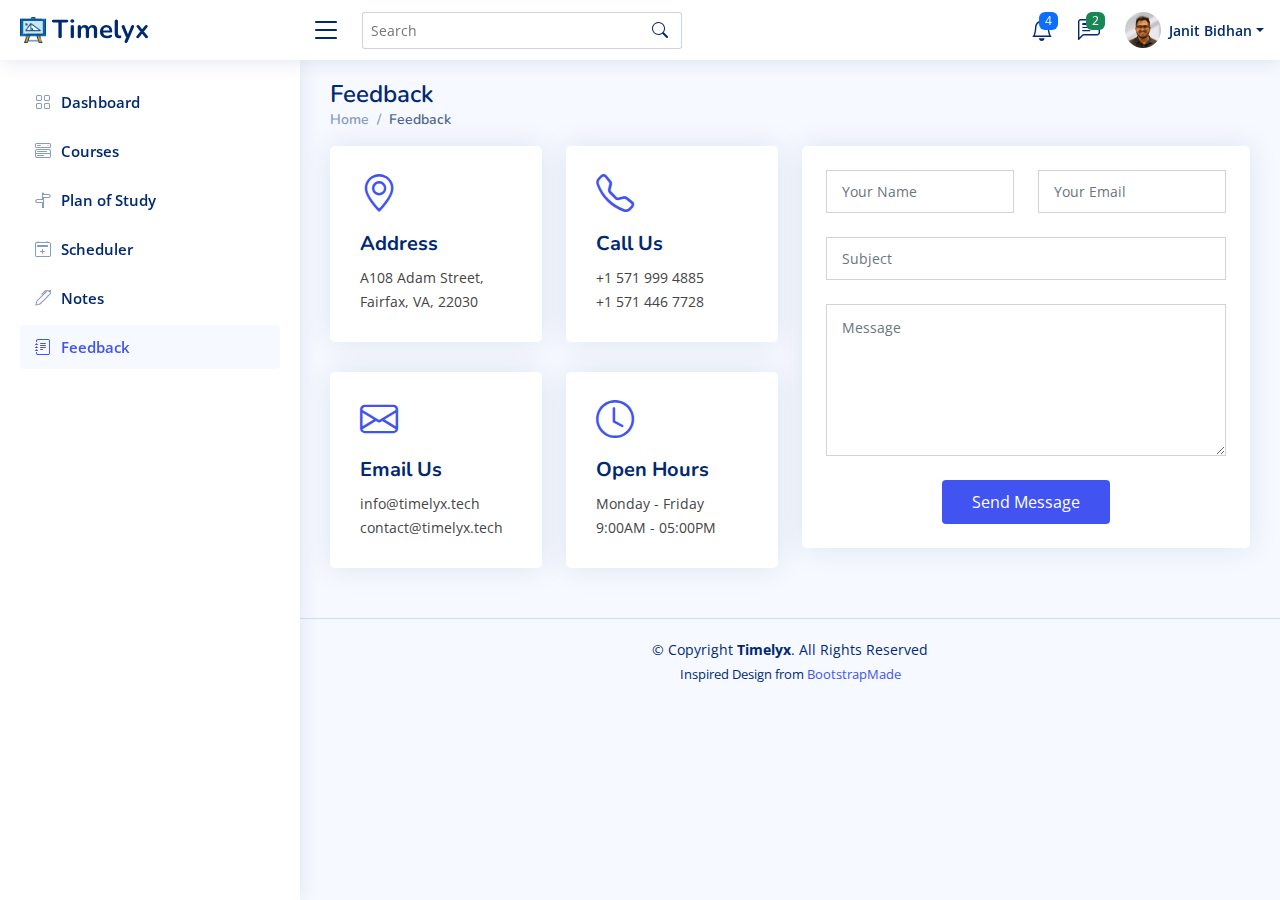
<file: src/main/resources/static/feedback.html>
<!DOCTYPE html>
<html lang="en">

<head>
    <meta charset="utf-8">
    <meta content="width=device-width, initial-scale=1.0" name="viewport">

    <title>Timelyx</title>
    <meta content="" name="description">
    <meta content="" name="keywords">

    <!-- Favicons -->
    <link href="assets/img/logo.png" rel="icon">
    <link href="assets/img/logo.png" rel="apple-touch-icon">

    <!-- Google Fonts -->
    <link href="https://fonts.gstatic.com" rel="preconnect">
    <link href="https://fonts.googleapis.com/css?family=Open+Sans:300,300i,400,400i,600,600i,700,700i|Nunito:300,300i,400,400i,600,600i,700,700i|Poppins:300,300i,400,400i,500,500i,600,600i,700,700i" rel="stylesheet">

    <!-- Vendor CSS Files -->
    <link href="assets/vendor/bootstrap/css/bootstrap.min.css" rel="stylesheet">
    <link href="assets/vendor/bootstrap-icons/bootstrap-icons.css" rel="stylesheet">
    <link href="assets/vendor/boxicons/css/boxicons.min.css" rel="stylesheet">
    <link href="assets/vendor/quill/quill.snow.css" rel="stylesheet">
    <link href="assets/vendor/quill/quill.bubble.css" rel="stylesheet">
    <link href="assets/vendor/remixicon/remixicon.css" rel="stylesheet">
    <link href="assets/vendor/simple-datatables/style.css" rel="stylesheet">

    <!-- Template Main CSS File -->
    <link href="assets/css/style.css" rel="stylesheet">

</head>

<body>

<!-- ======= Header ======= -->
<header id="header" class="header fixed-top d-flex align-items-center">

    <div class="d-flex align-items-center justify-content-between">
        <a href="index.html" class="logo d-flex align-items-center">
            <img src="assets/img/logo.png" alt="">
            <span class="d-none d-lg-block">Timelyx</span>
        </a>
        <i class="bi bi-list toggle-sidebar-btn"></i>
    </div><!-- End Logo -->

    <div class="search-bar">
        <form class="search-form d-flex align-items-center" method="POST" action="#">
            <input type="text" name="query" placeholder="Search" title="Enter search keyword">
            <button type="submit" title="Search"><i class="bi bi-search"></i></button>
        </form>
    </div><!-- End Search Bar -->

    <nav class="header-nav ms-auto">
        <ul class="d-flex align-items-center">

            <li class="nav-item d-block d-lg-none">
                <a class="nav-link nav-icon search-bar-toggle " href="#">
                    <i class="bi bi-search"></i>
                </a>
            </li><!-- End Search Icon-->

            <li class="nav-item dropdown">

                <a class="nav-link nav-icon" href="#" data-bs-toggle="dropdown">
                    <i class="bi bi-bell"></i>
                    <span class="badge bg-primary badge-number">4</span>
                </a><!-- End Notification Icon -->

                <ul class="dropdown-menu dropdown-menu-end dropdown-menu-arrow notifications">
                    <li class="dropdown-header">
                        You have 4 new notifications
                        <a href="#"><span class="badge rounded-pill bg-primary p-2 ms-2">View all</span></a>
                    </li>
                    <li>
                        <hr class="dropdown-divider">
                    </li>

                    <li class="notification-item">
                        <i class="bi bi-exclamation-circle text-warning"></i>
                        <div>
                            <h4>Plan of study updated</h4>
                            <p>A course timeline is now available for the courses, electives, and graduation requirements</p>
                            <p>30 min. ago</p>
                        </div>
                    </li>

                    <li>
                        <hr class="dropdown-divider">
                    </li>

                    <li class="notification-item">
                        <i class="bi bi-x-circle text-danger"></i>
                        <div>
                            <h4> Last day to submit Biology assignment</h4>
                            <p>Posted by Ms. Kelly</p>
                            <p>1 hr. ago</p>
                        </div>
                    </li>

                    <li>
                        <hr class="dropdown-divider">
                    </li>

                    <li class="notification-item">
                        <i class="bi bi-check-circle text-success"></i>
                        <div>
                            <h4>Note sharing</h4>
                            <p>Review your notes to see what your classmates have shared</p>
                            <p>4hr. ago</p>
                        </div>
                    </li>

                    <li>
                        <hr class="dropdown-divider">
                    </li>

                    <li class="notification-item">
                        <i class="bi bi-info-circle text-primary"></i>
                        <div>
                            <h4>New feature alert</h4>
                            <p>Check live feed of available spaces across school</p>
                            <p>1hr. ago</p>
                        </div>
                    </li>

                    <li>
                        <hr class="dropdown-divider">
                    </li>
                    <li class="dropdown-footer">
                        <a href="#">Show all notifications</a>
                    </li>

                </ul><!-- End Notification Dropdown Items -->

            </li><!-- End Notification Nav -->

            <li class="nav-item dropdown">

                <a class="nav-link nav-icon" href="#" data-bs-toggle="dropdown">
                    <i class="bi bi-chat-left-text"></i>
                    <span class="badge bg-success badge-number">2</span>
                </a><!-- End Messages Icon -->

                <ul class="dropdown-menu dropdown-menu-end dropdown-menu-arrow messages">
                    <li class="dropdown-header">
                        You have 2 new messages
                        <a href="#"><span class="badge rounded-pill bg-primary p-2 ms-2">View all</span></a>
                    </li>
                    <li>
                        <hr class="dropdown-divider">
                    </li>

                    <li class="message-item">
                        <a href="#">
                            <i class="bi bi-envelope" style="margin: 20px;"></i>
                            <div>
                                <h4>Mr. Brightley</h4>
                                <p>Week 1 English assignment due this Friday</p>
                                <p>1 min. ago</p>
                            </div>
                        </a>
                    </li>
                    <li>
                        <hr class="dropdown-divider">
                    </li>

                    <li class="message-item">
                        <a href="#">
                            <i class="bi bi-envelope" style="margin: 20px;"></i>
                            <div>
                                <h4>Ms. Eleanor</h4>
                                <p>Kindly look at my suggestions under scheduler </p>
                                <p>1hr. ago</p>
                            </div>
                        </a>
                    </li>
                    <li>
                        <hr class="dropdown-divider">
                    </li>

                    <li class="message-item">
                        <a href="#">
                            <i class="bi bi-envelope-open" style="margin: 20px;"></i>
                            <div>
                                <h4>Elizabeth Mcord</h4>
                                <p>Shared a link </p>
                                <p>4hrs. ago</p>
                            </div>
                        </a>
                    </li>
                    <li>
                        <hr class="dropdown-divider">
                    </li>

                    <li class="dropdown-footer">
                        <a href="#">Show all messages</a>
                    </li>

                </ul><!-- End Messages Dropdown Items -->

            </li><!-- End Messages Nav -->

            <li class="nav-item dropdown pe-3">

                <a class="nav-link nav-profile d-flex align-items-center pe-0" href="#" data-bs-toggle="dropdown">
                    <img src="assets/img/user-image.jpeg" alt="Profile" class="rounded-circle">
                    <span class="d-none d-md-block dropdown-toggle ps-2">Janit Bidhan</span>
                </a><!-- End Profile Iamge Icon -->

                <ul class="dropdown-menu dropdown-menu-end dropdown-menu-arrow profile">
                    <li class="dropdown-header">
                        <h6>Janit Bidhan</h6>
                        <span>G01326111</span>
                    </li>
                    <li>
                        <hr class="dropdown-divider">
                    </li>

                    <li>
                        <a class="dropdown-item d-flex align-items-center" href="setting.html">
                            <i class="bi bi-gear"></i>
                            <span>Account Settings</span>
                        </a>
                    </li>
                    <li>
                        <hr class="dropdown-divider">
                    </li>

                    <li>
                        <a class="dropdown-item d-flex align-items-center" href="faqs.html">
                            <i class="bi bi-question-circle"></i>
                            <span>Need Help?</span>
                        </a>
                    </li>
                    <li>
                        <hr class="dropdown-divider">
                    </li>

                    <li>
                        <a class="dropdown-item d-flex align-items-center" href="#">
                            <i class="bi bi-box-arrow-right"></i>
                            <span>Sign Out</span>
                        </a>
                    </li>

                </ul><!-- End Profile Dropdown Items -->
            </li><!-- End Profile Nav -->

        </ul>
    </nav><!-- End Icons Navigation -->


</header><!-- End Header -->

<!-- ======= Sidebar ======= -->
<aside id="sidebar" class="sidebar">
    <ul class="sidebar-nav" id="sidebar-nav">

        <li class="nav-item">
            <a class="nav-link collapsed" href="index.html">
                <i class="bi bi-grid"></i>
                <span>Dashboard</span>
            </a>
        </li>

        <li class="nav-item">
            <a class="nav-link collapsed" href="courses.html">
                <i class="bi bi-menu-button-wide"></i>
                <span>Courses</span>
            </a>
        </li>

        <li class="nav-item">
            <a class="nav-link collapsed" href="plans.html">
                <i class="bi bi-signpost-split"></i>
                <span>Plan of Study</span>
            </a>
        </li>

        <li class="nav-item">
            <a class="nav-link collapsed" href="cal.html">
                <i class="bi bi-calendar2-plus"></i>
                <span>Scheduler</span>
            </a>
        </li>

        <li class="nav-item">
            <a class="nav-link collapsed" href="notes.html">
                <i class="bi bi-pen"></i>
                <span>Notes</span>
            </a>
        </li>



        <li class="nav-item">
            <a class="nav-link" href="feedback.html">
                <i class="bi bi-journal-text"></i>
                <span>Feedback</span>
            </a>
        </li>

    </ul>
</aside><!-- End Sidebar-->

<main id="main" class="main">

    <div class="pagetitle">
        <h1>Feedback</h1>
        <nav>
            <ol class="breadcrumb">
                <li class="breadcrumb-item"><a href="index.html">Home</a></li>
                <li class="breadcrumb-item active">Feedback</li>
            </ol>
        </nav>
    </div><!-- End Page Title -->
    <section class="section contact">

        <div class="row gy-4">

            <div class="col-xl-6">

                <div class="row">
                    <div class="col-lg-6">
                        <div class="info-box card">
                            <i class="bi bi-geo-alt"></i>
                            <h3>Address</h3>
                            <p>A108 Adam Street,<br>Fairfax, VA, 22030</p>
                        </div>
                    </div>
                    <div class="col-lg-6">
                        <div class="info-box card">
                            <i class="bi bi-telephone"></i>
                            <h3>Call Us</h3>
                            <p>+1 571 999 4885<br>+1 571 446 7728</p>
                        </div>
                    </div>
                    <div class="col-lg-6">
                        <div class="info-box card">
                            <i class="bi bi-envelope"></i>
                            <h3>Email Us</h3>
                            <p>info@timelyx.tech<br>contact@timelyx.tech</p>
                        </div>
                    </div>
                    <div class="col-lg-6">
                        <div class="info-box card">
                            <i class="bi bi-clock"></i>
                            <h3>Open Hours</h3>
                            <p>Monday - Friday<br>9:00AM - 05:00PM</p>
                        </div>
                    </div>
                </div>

            </div>

            <div class="col-xl-6">
                <div class="card p-4">
                    <form action="forms/contact.php" method="post" class="php-email-form">
                        <div class="row gy-4">

                            <div class="col-md-6">
                                <input type="text" name="name" class="form-control" placeholder="Your Name" required>
                            </div>

                            <div class="col-md-6 ">
                                <input type="email" class="form-control" name="email" placeholder="Your Email" required>
                            </div>

                            <div class="col-md-12">
                                <input type="text" class="form-control" name="subject" placeholder="Subject" required>
                            </div>

                            <div class="col-md-12">
                                <textarea class="form-control" name="message" rows="6" placeholder="Message" required></textarea>
                            </div>

                            <div class="col-md-12 text-center">
                                <div class="loading">Loading</div>
                                <div class="error-message"></div>
                                <div class="sent-message">Your message has been sent. Thank you!</div>

                                <button type="submit">Send Message</button>
                            </div>

                        </div>
                    </form>
                </div>

            </div>

        </div>

    </section>
</main><!-- End #main -->

<!-- ======= Footer ======= -->
<footer id="footer" class="footer">
    <div class="copyright">
        &copy; Copyright <strong><span>Timelyx</span></strong>. All Rights Reserved
    </div>
    <div class="credits">
      Inspired Design from <a href="https://bootstrapmade.com/">BootstrapMade</a>
    </div>
</footer><!-- End Footer -->

<a href="#" class="back-to-top d-flex align-items-center justify-content-center"><i class="bi bi-arrow-up-short"></i></a>

<!-- Vendor JS Files -->
<script src="assets/vendor/apexcharts/apexcharts.min.js"></script>
<script src="assets/vendor/bootstrap/js/bootstrap.bundle.min.js"></script>
<script src="assets/vendor/chart.js/chart.umd.js"></script>
<script src="assets/vendor/echarts/echarts.min.js"></script>
<script src="assets/vendor/quill/quill.min.js"></script>
<script src="assets/vendor/simple-datatables/simple-datatables.js"></script>
<script src="assets/vendor/tinymce/tinymce.min.js"></script>
<script src="assets/vendor/php-email-form/validate.js"></script>

<!-- Template Main JS File -->
<script src="assets/js/main.js"></script>

</body>

</html>
</file>
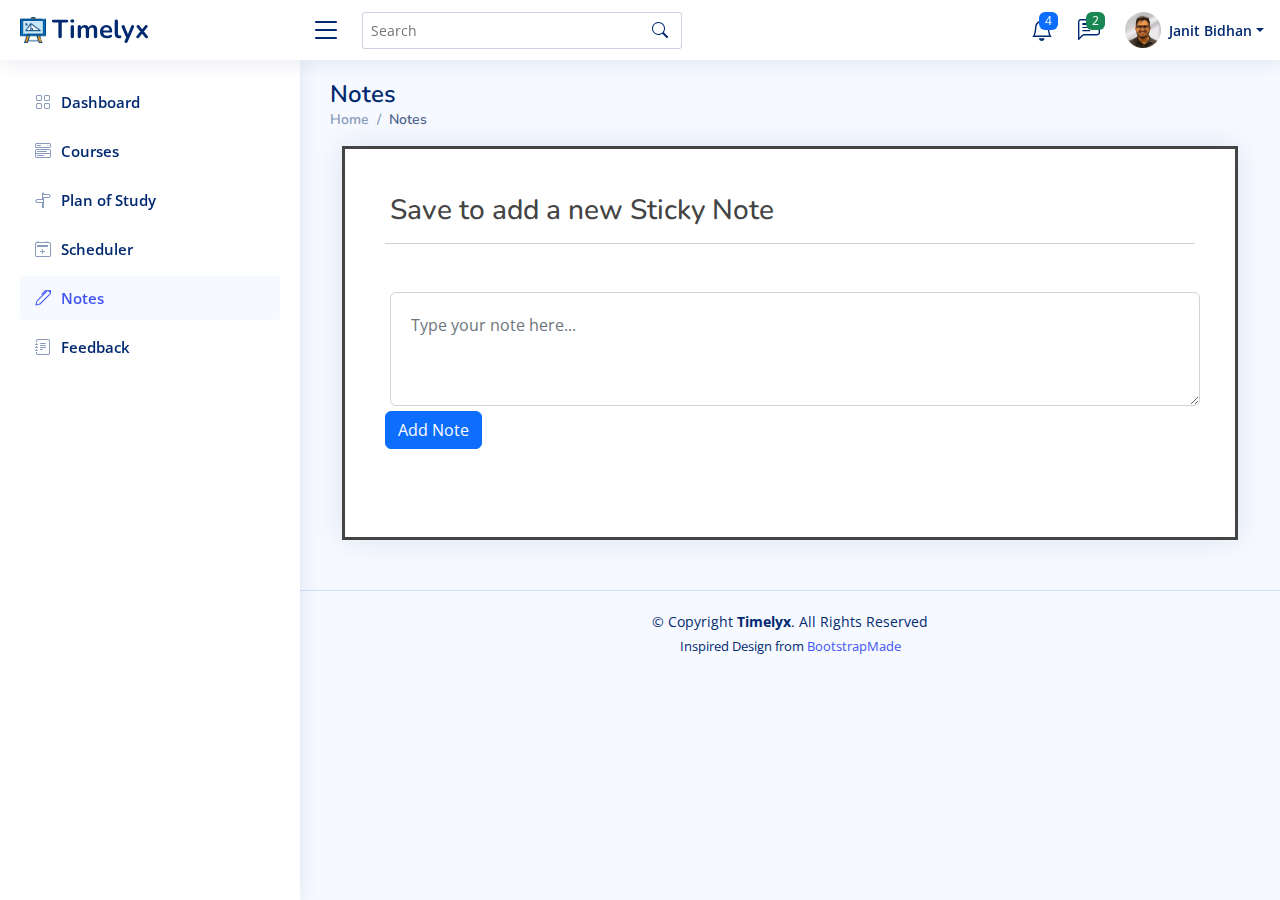
<file: src/main/resources/static/notes.html>
<!DOCTYPE html>
<html lang="en">

<head>
    <meta charset="utf-8">
    <meta content="width=device-width, initial-scale=1.0" name="viewport">

    <title>Timelyx</title>
    <meta content="" name="description">
    <meta content="" name="keywords">

    <!-- Favicons -->
    <link href="assets/img/logo.png" rel="icon">
    <link href="assets/img/logo.png" rel="apple-touch-icon">

    <!-- Google Fonts -->
    <link href="https://fonts.gstatic.com" rel="preconnect">
    <link href="https://fonts.googleapis.com/css?family=Open+Sans:300,300i,400,400i,600,600i,700,700i|Nunito:300,300i,400,400i,600,600i,700,700i|Poppins:300,300i,400,400i,500,500i,600,600i,700,700i"
          rel="stylesheet">

    <!-- Vendor CSS Files -->
    <link href="assets/vendor/bootstrap/css/bootstrap.min.css" rel="stylesheet">
    <link href="assets/vendor/bootstrap-icons/bootstrap-icons.css" rel="stylesheet">
    <link href="assets/vendor/boxicons/css/boxicons.min.css" rel="stylesheet">
    <link href="assets/vendor/quill/quill.snow.css" rel="stylesheet">
    <link href="assets/vendor/quill/quill.bubble.css" rel="stylesheet">
    <link href="assets/vendor/remixicon/remixicon.css" rel="stylesheet">
    <link href="assets/vendor/simple-datatables/style.css" rel="stylesheet">

    <!-- Template Main CSS File -->
    <link href="assets/css/style.css" rel="stylesheet">
    <style>
        .sticky-note {
            background-color: rgba(255, 255, 0, 0.81);
            border: 1px solid #ccc;
            border-radius: 5px;
            box-shadow: 0 2px 2px rgba(0, 0, 0, 0.3);
            display: inline-block;
            margin-right: 10px;
            margin-bottom: 10px;
            min-height: 100px;
            min-width: 100px;
            padding: 10px;
            position: relative;
        }

        .sticky-note:before {
            background-color: #9d9258;
            border-radius: 5px 5px 0 0;
            content: "";
            height: 20px;
            left: 0;
            position: absolute;
            top: -20px;
            width: 100%;
        }

        .sticky-note:after {
            border-color: transparent transparent #red;
            border-style: solid;
            border-width: 0 10px 10px;
            content: "";
            height: 0;
            left: 50%;
            margin-left: -10px;
            position: absolute;
            top: -9px;
            width: 0;
        }

        .sticky-note .delete-note {
            background-color: #ccc;
            border-radius: 50%;
            color: #fff;
            cursor: pointer;
            font-weight: bold;
            height: 30px;
            line-height: 30px;
            position: absolute;
            right: -15px;
            text-align: center;
            top: -15px;
            width: 30px;
        }

    </style>
</head>

<body>

<!-- ======= Header ======= -->
<header class="header fixed-top d-flex align-items-center" id="header">

    <div class="d-flex align-items-center justify-content-between">
        <a class="logo d-flex align-items-center" href="index.html">
            <img alt="" src="assets/img/logo.png">
            <span class="d-none d-lg-block">Timelyx</span>
        </a>
        <i class="bi bi-list toggle-sidebar-btn"></i>
    </div><!-- End Logo -->

    <div class="search-bar">
        <form action="#" class="search-form d-flex align-items-center" method="POST">
            <input name="query" placeholder="Search" title="Enter search keyword" type="text">
            <button title="Search" type="submit"><i class="bi bi-search"></i></button>
        </form>
    </div><!-- End Search Bar -->

    <nav class="header-nav ms-auto">
        <ul class="d-flex align-items-center">

            <li class="nav-item d-block d-lg-none">
                <a class="nav-link nav-icon search-bar-toggle " href="#">
                    <i class="bi bi-search"></i>
                </a>
            </li><!-- End Search Icon-->

            <li class="nav-item dropdown">

                <a class="nav-link nav-icon" data-bs-toggle="dropdown" href="#">
                    <i class="bi bi-bell"></i>
                    <span class="badge bg-primary badge-number">4</span>
                </a><!-- End Notification Icon -->

                <ul class="dropdown-menu dropdown-menu-end dropdown-menu-arrow notifications">
                    <li class="dropdown-header">
                        You have 4 new notifications
                        <a href="#"><span class="badge rounded-pill bg-primary p-2 ms-2">View all</span></a>
                    </li>
                    <li>
                        <hr class="dropdown-divider">
                    </li>

                    <li class="notification-item">
                        <i class="bi bi-exclamation-circle text-warning"></i>
                        <div>
                            <h4>Plan of study updated</h4>
                            <p>A course timeline is now available for the courses, electives, and graduation
                                requirements</p>
                            <p>30 min. ago</p>
                        </div>
                    </li>

                    <li>
                        <hr class="dropdown-divider">
                    </li>

                    <li class="notification-item">
                        <i class="bi bi-x-circle text-danger"></i>
                        <div>
                            <h4> Last day to submit Biology assignment</h4>
                            <p>Posted by Ms. Kelly</p>
                            <p>1 hr. ago</p>
                        </div>
                    </li>

                    <li>
                        <hr class="dropdown-divider">
                    </li>

                    <li class="notification-item">
                        <i class="bi bi-check-circle text-success"></i>
                        <div>
                            <h4>Note sharing</h4>
                            <p>Review your notes to see what your classmates have shared</p>
                            <p>4hr. ago</p>
                        </div>
                    </li>

                    <li>
                        <hr class="dropdown-divider">
                    </li>

                    <li class="notification-item">
                        <i class="bi bi-info-circle text-primary"></i>
                        <div>
                            <h4>New feature alert</h4>
                            <p>Check live feed of available spaces across school</p>
                            <p>1hr. ago</p>
                        </div>
                    </li>

                    <li>
                        <hr class="dropdown-divider">
                    </li>
                    <li class="dropdown-footer">
                        <a href="#">Show all notifications</a>
                    </li>

                </ul><!-- End Notification Dropdown Items -->

            </li><!-- End Notification Nav -->

            <li class="nav-item dropdown">

                <a class="nav-link nav-icon" data-bs-toggle="dropdown" href="#">
                    <i class="bi bi-chat-left-text"></i>
                    <span class="badge bg-success badge-number">2</span>
                </a><!-- End Messages Icon -->

                <ul class="dropdown-menu dropdown-menu-end dropdown-menu-arrow messages">
                    <li class="dropdown-header">
                        You have 2 new messages
                        <a href="#"><span class="badge rounded-pill bg-primary p-2 ms-2">View all</span></a>
                    </li>
                    <li>
                        <hr class="dropdown-divider">
                    </li>

                    <li class="message-item">
                        <a href="#">
                            <i class="bi bi-envelope" style="margin: 20px;"></i>
                            <div>
                                <h4>Mr. Brightley</h4>
                                <p>Week 1 English assignment due this Friday</p>
                                <p>1 min. ago</p>
                            </div>
                        </a>
                    </li>
                    <li>
                        <hr class="dropdown-divider">
                    </li>

                    <li class="message-item">
                        <a href="#">
                            <i class="bi bi-envelope" style="margin: 20px;"></i>
                            <div>
                                <h4>Ms. Eleanor</h4>
                                <p>Kindly look at my suggestions under scheduler </p>
                                <p>1hr. ago</p>
                            </div>
                        </a>
                    </li>
                    <li>
                        <hr class="dropdown-divider">
                    </li>

                    <li class="message-item">
                        <a href="#">
                            <i class="bi bi-envelope-open" style="margin: 20px;"></i>
                            <div>
                                <h4>Elizabeth Mcord</h4>
                                <p>Shared a link </p>
                                <p>4hrs. ago</p>
                            </div>
                        </a>
                    </li>
                    <li>
                        <hr class="dropdown-divider">
                    </li>

                    <li class="dropdown-footer">
                        <a href="#">Show all messages</a>
                    </li>

                </ul><!-- End Messages Dropdown Items -->

            </li><!-- End Messages Nav -->

            <li class="nav-item dropdown pe-3">

                <a class="nav-link nav-profile d-flex align-items-center pe-0" data-bs-toggle="dropdown" href="#">
                    <img alt="Profile" class="rounded-circle" src="assets/img/user-image.jpeg">
                    <span class="d-none d-md-block dropdown-toggle ps-2">Janit Bidhan</span>
                </a><!-- End Profile Iamge Icon -->

                <ul class="dropdown-menu dropdown-menu-end dropdown-menu-arrow profile">
                    <li class="dropdown-header">
                        <h6>Janit Bidhan</h6>
                        <span>G01326111</span>
                    </li>
                    <li>
                        <hr class="dropdown-divider">
                    </li>

                    <li>
                        <a class="dropdown-item d-flex align-items-center" href="setting.html">
                            <i class="bi bi-gear"></i>
                            <span>Account Settings</span>
                        </a>
                    </li>
                    <li>
                        <hr class="dropdown-divider">
                    </li>

                    <li>
                        <a class="dropdown-item d-flex align-items-center" href="faqs.html">
                            <i class="bi bi-question-circle"></i>
                            <span>Need Help?</span>
                        </a>
                    </li>
                    <li>
                        <hr class="dropdown-divider">
                    </li>

                    <li>
                        <a class="dropdown-item d-flex align-items-center" href="#">
                            <i class="bi bi-box-arrow-right"></i>
                            <span>Sign Out</span>
                        </a>
                    </li>

                </ul><!-- End Profile Dropdown Items -->
            </li><!-- End Profile Nav -->

        </ul>
    </nav><!-- End Icons Navigation -->

</header><!-- End Header -->

<!-- ======= Sidebar ======= -->
<aside class="sidebar" id="sidebar">
    <ul class="sidebar-nav" id="sidebar-nav">

        <li class="nav-item">
            <a class="nav-link collapsed" href="index.html">
                <i class="bi bi-grid"></i>
                <span>Dashboard</span>
            </a>
        </li>

        <li class="nav-item">
            <a class="nav-link collapsed" href="courses.html">
                <i class="bi bi-menu-button-wide"></i>
                <span>Courses</span>
            </a>
        </li>

        <li class="nav-item">
            <a class="nav-link collapsed" href="plans.html">
                <i class="bi bi-signpost-split"></i>
                <span>Plan of Study</span>
            </a>
        </li>

        <li class="nav-item">
            <a class="nav-link collapsed" href="cal.html">
                <i class="bi bi-calendar2-plus"></i>
                <span>Scheduler</span>
            </a>
        </li>

        <li class="nav-item">
            <a class="nav-link" href="notes.html">
                <i class="bi bi-pen"></i>
                <span>Notes</span>
            </a>
        </li>



        <li class="nav-item">
            <a class="nav-link collapsed" href="feedback.html">
                <i class="bi bi-journal-text"></i>
                <span>Feedback</span>
            </a>
        </li>

    </ul>
</aside><!-- End Sidebar-->

<main class="main" id="main">

    <div class="pagetitle">
        <h1>Notes</h1>
        <nav>
            <ol class="breadcrumb">
                <li class="breadcrumb-item"><a href="index.html">Home</a></li>
                <li class="breadcrumb-item active">Notes</li>
            </ol>
        </nav>
    </div><!-- End Page Title -->

    <section class="section">
        <div class="container">
            <div class="row">
                <div class="">
                    <div class="card">
                        <div class="card-body" style="padding: 40px;border: solid;">
                            <h3 style="margin: 5px;">Save to add a new Sticky Note</h3>
                            <hr>
                            <div id="sticky-notes"></div>
                            <form class="my-5" id="add-note-form">
                                <div class="form-group">
                                    <textarea class="form-control" id="note-text" placeholder="Type your note here..."
                                              rows="3" style="padding: 20px;margin: 5px;"></textarea>
                                    <button class="btn btn-primary" type="submit">Add Note</button>
                                </div>

                            </form>
                        </div>
                    </div>
                </div>
            </div>
        </div>
    </section>
</main><!-- End #main -->

<!-- ======= Footer ======= -->
<footer class="footer" id="footer">
    <div class="copyright">
        &copy; Copyright <strong><span>Timelyx</span></strong>. All Rights Reserved
    </div>
    <div class="credits">
      Inspired Design from <a href="https://bootstrapmade.com/">BootstrapMade</a>
    </div>
</footer><!-- End Footer -->

<a class="back-to-top d-flex align-items-center justify-content-center" href="#"><i
        class="bi bi-arrow-up-short"></i></a>

<!-- Vendor JS Files -->
<script src="assets/vendor/apexcharts/apexcharts.min.js"></script>
<script src="assets/vendor/bootstrap/js/bootstrap.bundle.min.js"></script>
<script src="assets/vendor/chart.js/chart.umd.js"></script>
<script src="assets/vendor/echarts/echarts.min.js"></script>
<script src="assets/vendor/quill/quill.min.js"></script>
<script src="assets/vendor/simple-datatables/simple-datatables.js"></script>
<script src="assets/vendor/tinymce/tinymce.min.js"></script>
<script src="assets/vendor/php-email-form/validate.js"></script>

<!-- Template Main JS File -->
<script src="assets/js/main.js"></script>
<script>const notes = [];

const addNoteForm = document.getElementById('add-note-form');
const noteText = document.getElementById('note-text');
const stickyNotes = document.getElementById('sticky-notes');

addNoteForm.addEventListener('submit', function (event) {
    event.preventDefault();
    const text = noteText.value.trim();
    if (text.length === 0) {
        return;
    }
    const note = createNoteElement(text);
    notes.push(note);
    updateNotes();
    noteText.value = '';
});

function createNoteElement(text) {
    const noteElement = document.createElement('div');
    noteElement.classList.add('sticky-note');
    noteElement.innerHTML = `
    <div class="delete-note">×</div>
    <div class="note-text">${text}</div>
  `;
    noteElement.querySelector('.delete-note').addEventListener('click', function () {
        const index = notes.indexOf(noteElement);
        if (index !== -1) {
            notes.splice(index, 1);
            updateNotes();
        }
    });
    return noteElement;
}

function updateNotes() {
    stickyNotes.innerHTML = '';
    notes.forEach(note => stickyNotes.appendChild(note));
}
</script>
</body>

</html>
</file>
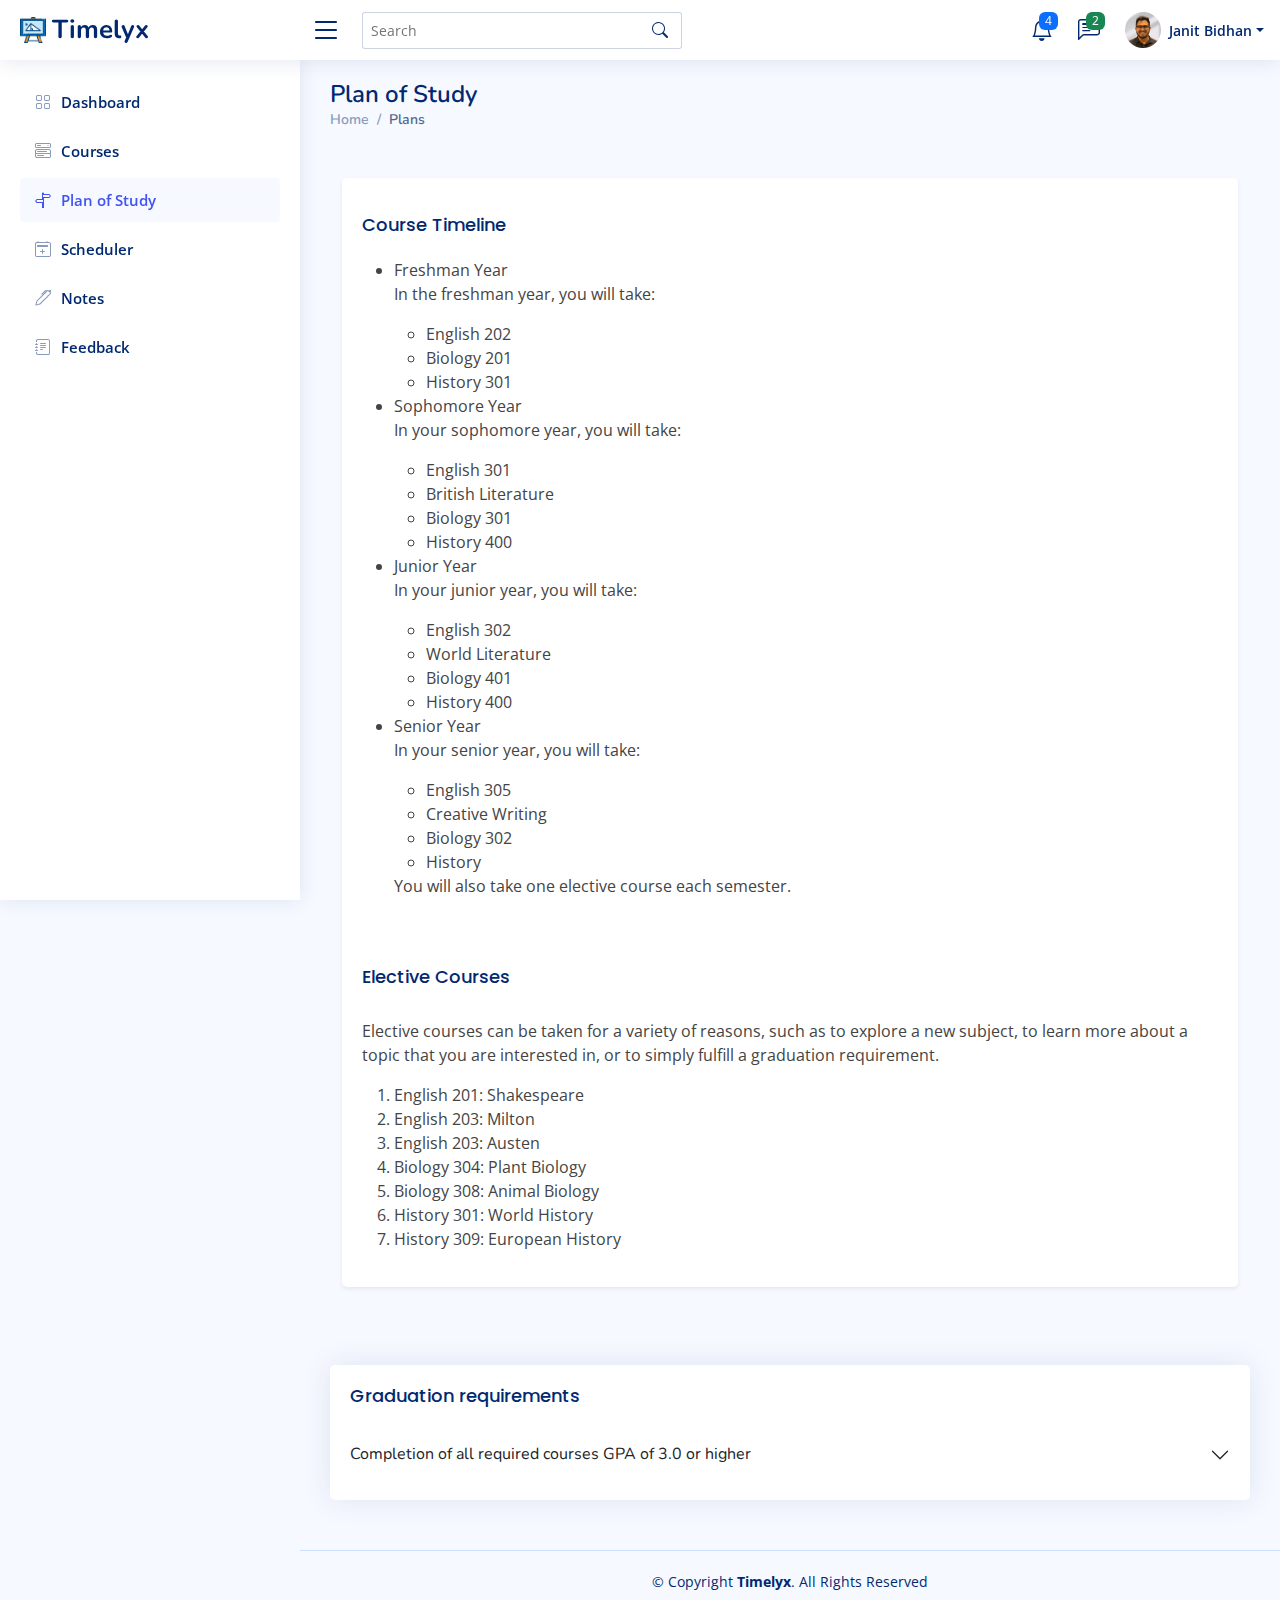
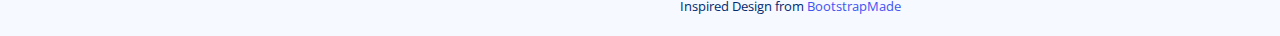
<file: src/main/resources/static/plans.html>
<!DOCTYPE html>
<html lang="en">

<head>
    <meta charset="utf-8">
    <meta content="width=device-width, initial-scale=1.0" name="viewport">

    <title>Timelyx</title>
    <meta content="" name="description">
    <meta content="" name="keywords">

    <!-- Favicons -->
    <link href="assets/img/logo.png" rel="icon">
    <link href="assets/img/logo.png" rel="apple-touch-icon">

    <!-- Google Fonts -->
    <link href="https://fonts.gstatic.com" rel="preconnect">
    <link href="https://fonts.googleapis.com/css?family=Open+Sans:300,300i,400,400i,600,600i,700,700i|Nunito:300,300i,400,400i,600,600i,700,700i|Poppins:300,300i,400,400i,500,500i,600,600i,700,700i"
          rel="stylesheet">

    <!-- Vendor CSS Files -->
    <link href="assets/vendor/bootstrap/css/bootstrap.min.css" rel="stylesheet">
    <link href="assets/vendor/bootstrap-icons/bootstrap-icons.css" rel="stylesheet">
    <link href="assets/vendor/boxicons/css/boxicons.min.css" rel="stylesheet">
    <link href="assets/vendor/quill/quill.snow.css" rel="stylesheet">
    <link href="assets/vendor/quill/quill.bubble.css" rel="stylesheet">
    <link href="assets/vendor/remixicon/remixicon.css" rel="stylesheet">
    <link href="assets/vendor/simple-datatables/style.css" rel="stylesheet">

    <!-- Template Main CSS File -->
    <link href="assets/css/style.css" rel="stylesheet">

</head>

<body>

<!-- ======= Header ======= -->
<header class="header fixed-top d-flex align-items-center" id="header">

    <div class="d-flex align-items-center justify-content-between">
        <a class="logo d-flex align-items-center" href="index.html">
            <img alt="" src="assets/img/logo.png">
            <span class="d-none d-lg-block">Timelyx</span>
        </a>
        <i class="bi bi-list toggle-sidebar-btn"></i>
    </div><!-- End Logo -->

    <div class="search-bar">
        <form action="#" class="search-form d-flex align-items-center" method="POST">
            <input name="query" placeholder="Search" title="Enter search keyword" type="text">
            <button title="Search" type="submit"><i class="bi bi-search"></i></button>
        </form>
    </div><!-- End Search Bar -->

    <nav class="header-nav ms-auto">
        <ul class="d-flex align-items-center">

            <li class="nav-item d-block d-lg-none">
                <a class="nav-link nav-icon search-bar-toggle " href="#">
                    <i class="bi bi-search"></i>
                </a>
            </li><!-- End Search Icon-->

            <li class="nav-item dropdown">

                <a class="nav-link nav-icon" data-bs-toggle="dropdown" href="#">
                    <i class="bi bi-bell"></i>
                    <span class="badge bg-primary badge-number">4</span>
                </a><!-- End Notification Icon -->

                <ul class="dropdown-menu dropdown-menu-end dropdown-menu-arrow notifications">
                    <li class="dropdown-header">
                        You have 4 new notifications
                        <a href="#"><span class="badge rounded-pill bg-primary p-2 ms-2">View all</span></a>
                    </li>
                    <li>
                        <hr class="dropdown-divider">
                    </li>

                    <li class="notification-item">
                        <i class="bi bi-exclamation-circle text-warning"></i>
                        <div>
                            <h4>Plan of study updated</h4>
                            <p>A course timeline is now available for the courses, electives, and graduation
                                requirements</p>
                            <p>30 min. ago</p>
                        </div>
                    </li>

                    <li>
                        <hr class="dropdown-divider">
                    </li>

                    <li class="notification-item">
                        <i class="bi bi-x-circle text-danger"></i>
                        <div>
                            <h4> Last day to submit Biology assignment</h4>
                            <p>Posted by Ms. Kelly</p>
                            <p>1 hr. ago</p>
                        </div>
                    </li>

                    <li>
                        <hr class="dropdown-divider">
                    </li>

                    <li class="notification-item">
                        <i class="bi bi-check-circle text-success"></i>
                        <div>
                            <h4>Note sharing</h4>
                            <p>Review your notes to see what your classmates have shared</p>
                            <p>4hr. ago</p>
                        </div>
                    </li>

                    <li>
                        <hr class="dropdown-divider">
                    </li>

                    <li class="notification-item">
                        <i class="bi bi-info-circle text-primary"></i>
                        <div>
                            <h4>New feature alert</h4>
                            <p>Check live feed of available spaces across school</p>
                            <p>1hr. ago</p>
                        </div>
                    </li>

                    <li>
                        <hr class="dropdown-divider">
                    </li>
                    <li class="dropdown-footer">
                        <a href="#">Show all notifications</a>
                    </li>

                </ul><!-- End Notification Dropdown Items -->

            </li><!-- End Notification Nav -->

            <li class="nav-item dropdown">

                <a class="nav-link nav-icon" data-bs-toggle="dropdown" href="#">
                    <i class="bi bi-chat-left-text"></i>
                    <span class="badge bg-success badge-number">2</span>
                </a><!-- End Messages Icon -->

                <ul class="dropdown-menu dropdown-menu-end dropdown-menu-arrow messages">
                    <li class="dropdown-header">
                        You have 2 new messages
                        <a href="#"><span class="badge rounded-pill bg-primary p-2 ms-2">View all</span></a>
                    </li>
                    <li>
                        <hr class="dropdown-divider">
                    </li>

                    <li class="message-item">
                        <a href="#">
                            <i class="bi bi-envelope" style="margin: 20px;"></i>
                            <div>
                                <h4>Mr. Brightley</h4>
                                <p>Week 1 English assignment due this Friday</p>
                                <p>1 min. ago</p>
                            </div>
                        </a>
                    </li>
                    <li>
                        <hr class="dropdown-divider">
                    </li>

                    <li class="message-item">
                        <a href="#">
                            <i class="bi bi-envelope" style="margin: 20px;"></i>
                            <div>
                                <h4>Ms. Eleanor</h4>
                                <p>Kindly look at my suggestions under scheduler </p>
                                <p>1hr. ago</p>
                            </div>
                        </a>
                    </li>
                    <li>
                        <hr class="dropdown-divider">
                    </li>

                    <li class="message-item">
                        <a href="#">
                            <i class="bi bi-envelope-open" style="margin: 20px;"></i>
                            <div>
                                <h4>Elizabeth Mcord</h4>
                                <p>Shared a link </p>
                                <p>4hrs. ago</p>
                            </div>
                        </a>
                    </li>
                    <li>
                        <hr class="dropdown-divider">
                    </li>

                    <li class="dropdown-footer">
                        <a href="#">Show all messages</a>
                    </li>

                </ul><!-- End Messages Dropdown Items -->

            </li><!-- End Messages Nav -->

            <li class="nav-item dropdown pe-3">

                <a class="nav-link nav-profile d-flex align-items-center pe-0" data-bs-toggle="dropdown" href="#">
                    <img alt="Profile" class="rounded-circle" src="assets/img/user-image.jpeg">
                    <span class="d-none d-md-block dropdown-toggle ps-2">Janit Bidhan</span>
                </a><!-- End Profile Iamge Icon -->

                <ul class="dropdown-menu dropdown-menu-end dropdown-menu-arrow profile">
                    <li class="dropdown-header">
                        <h6>Janit Bidhan</h6>
                        <span>G01326111</span>
                    </li>
                    <li>
                        <hr class="dropdown-divider">
                    </li>

                    <li>
                        <a class="dropdown-item d-flex align-items-center" href="setting.html">
                            <i class="bi bi-gear"></i>
                            <span>Account Settings</span>
                        </a>
                    </li>
                    <li>
                        <hr class="dropdown-divider">
                    </li>

                    <li>
                        <a class="dropdown-item d-flex align-items-center" href="faqs.html">
                            <i class="bi bi-question-circle"></i>
                            <span>Need Help?</span>
                        </a>
                    </li>
                    <li>
                        <hr class="dropdown-divider">
                    </li>

                    <li>
                        <a class="dropdown-item d-flex align-items-center" href="#">
                            <i class="bi bi-box-arrow-right"></i>
                            <span>Sign Out</span>
                        </a>
                    </li>

                </ul><!-- End Profile Dropdown Items -->
            </li><!-- End Profile Nav -->

        </ul>
    </nav><!-- End Icons Navigation -->

</header><!-- End Header -->

<!-- ======= Sidebar ======= -->
<aside class="sidebar" id="sidebar">
    <ul class="sidebar-nav" id="sidebar-nav">

        <li class="nav-item">
            <a class="nav-link collapsed" href="index.html">
                <i class="bi bi-grid"></i>
                <span>Dashboard</span>
            </a>
        </li>

        <li class="nav-item">
            <a class="nav-link collapsed" href="courses.html">
                <i class="bi bi-menu-button-wide"></i>
                <span>Courses</span>
            </a>
        </li>

        <li class="nav-item">
            <a class="nav-link" href="plans.html">
                <i class="bi bi-signpost-split"></i>
                <span>Plan of Study</span>
            </a>
        </li>

        <li class="nav-item">
            <a class="nav-link collapsed" href="cal.html">
                <i class="bi bi-calendar2-plus"></i>
                <span>Scheduler</span>
            </a>
        </li>

        <li class="nav-item">
            <a class="nav-link collapsed" href="notes.html">
                <i class="bi bi-pen"></i>
                <span>Notes</span>
            </a>
        </li>



        <li class="nav-item">
            <a class="nav-link collapsed" href="feedback.html">
                <i class="bi bi-journal-text"></i>
                <span>Feedback</span>
            </a>
        </li>

    </ul>
</aside><!-- End Sidebar-->

<main class="main" id="main">

    <div class="pagetitle">
        <h1>Plan of Study</h1>
        <nav>
            <ol class="breadcrumb">
                <li class="breadcrumb-item"><a href="index.html">Home</a></li>
                <li class="breadcrumb-item active">Plans</li>
            </ol>
        </nav>
    </div><!-- End Page Title -->
    <div class="container my-5">
        <div class="row">
            <div class="align-content-center">
                <div class="card border-0 shadow-sm">
                    <div class="card-body">
                        <h3 class="card-title mt-3">Course Timeline</h3>
                        <ul class="">
                            <li class="year">
                                <div class="year-title">Freshman Year</div>
                                <div class="year-description">
                                    <p>In the freshman year, you will take:</p>
                                    <ul>
                                        <li>English 202</li>
                                        <li>Biology 201</li>
                                        <li>History 301</li>
                                    </ul>
                                </div>
                            </li>
                            <li class="year">
                                <div class="year-title">Sophomore Year</div>
                                <div class="year-description">
                                    <p>In your sophomore year, you will take:</p>
                                    <ul>
                                        <li>English 301</li>
                                        <li>British Literature</li>
                                        <li>Biology 301</li>
                                        <li>History 400</li>
                                    </ul>
                                </div>
                            </li>
                            <li class="year">
                                <div class="year-title">Junior Year</div>
                                <div class="year-description">
                                    <p>In your junior year, you will take:</p>
                                    <ul>
                                        <li>English 302</li>
                                        <li>World Literature</li>
                                        <li>Biology 401</li>
                                        <li>History 400</li>
                                    </ul>
                                </div>
                            </li>
                            <li class="year">
                                <div class="year-title">Senior Year</div>
                                <div class="year-description">
                                    <p>In your senior year, you will take:</p>
                                    <ul>
                                        <li>English 305</li>
                                        <li>Creative Writing</li>
                                        <li>Biology 302</li>
                                        <li>History</li>
                                    </ul>
                                    <p>You will also take one elective course each semester.</p>
                                </div>
                            </li>
                        </ul>

                        <h5 class="card-title mt-5">Elective Courses</h5>
                        <p class="mt-3">Elective courses can be taken for a variety of reasons, such as to explore a new subject, to
                            learn more about a topic that you are interested in, or to simply fulfill a graduation requirement.</p>

                        <ol>
                            <li>English 201: Shakespeare</li>
                            <li>English 203: Milton</li>
                            <li>English 203: Austen</li>
                            <li>Biology 304: Plant Biology</li>
                            <li>Biology 308: Animal Biology</li>
                            <li>History 301: World History</li>
                            <li>History 309: European History</li>
                        </ol>
                        </div>
                </div>
            </div>
        </div>
    </div>

    <div>
        <div class="card">
            <div class="card-body">
                <h5 class="card-title">Graduation requirements</h5>
                <!-- Accordion without outline borders -->
                <div class="accordion accordion-flush" id="accordionFlushExample">
                    <div class="accordion-item">
                        <h2 class="accordion-header" id="flush-headingOne">
                            <button aria-controls="flush-collapseOne" aria-expanded="false" class="accordion-button collapsed"
                                    data-bs-target="#flush-collapseOne" data-bs-toggle="collapse"
                                    type="button">
                                Completion of all required courses
                                GPA of 3.0 or higher
                            </button>
                        </h2>
                        <div aria-labelledby="flush-headingOne" class="accordion-collapse collapse"
                             data-bs-parent="#accordionFlushExample" id="flush-collapseOne">
                            <div class="accordion-body">Please pass the exams.
                            </div>
                        </div>
                    </div>
                </div><!-- End Accordion without outline borders -->

            </div>
        </div>

    </div>
</main><!-- End #main -->

<!-- ======= Footer ======= -->
<footer class="footer" id="footer">
    <div class="copyright">
        &copy; Copyright <strong><span>Timelyx</span></strong>. All Rights Reserved
    </div>
    <div class="credits">
      Inspired Design from <a href="https://bootstrapmade.com/">BootstrapMade</a>
    </div>
</footer><!-- End Footer -->

<a class="back-to-top d-flex align-items-center justify-content-center" href="#"><i
        class="bi bi-arrow-up-short"></i></a>

<!-- Vendor JS Files -->
<script src="assets/vendor/apexcharts/apexcharts.min.js"></script>
<script src="assets/vendor/bootstrap/js/bootstrap.bundle.min.js"></script>
<script src="assets/vendor/chart.js/chart.umd.js"></script>
<script src="assets/vendor/echarts/echarts.min.js"></script>
<script src="assets/vendor/quill/quill.min.js"></script>
<script src="assets/vendor/simple-datatables/simple-datatables.js"></script>
<script src="assets/vendor/tinymce/tinymce.min.js"></script>
<script src="assets/vendor/php-email-form/validate.js"></script>

<!-- Template Main JS File -->
<script src="assets/js/main.js"></script>

</body>

</html>
</file>
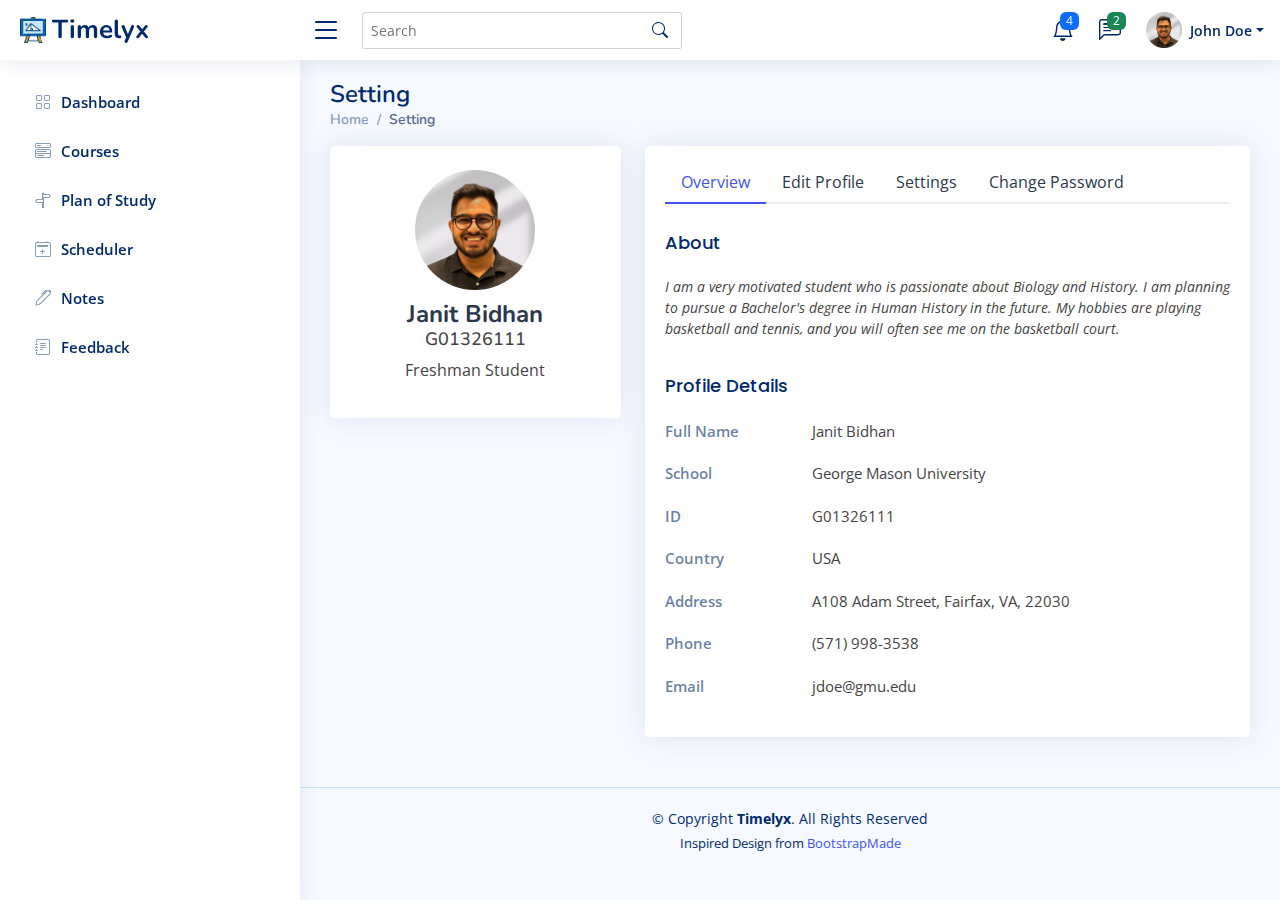
<file: src/main/resources/static/setting.html>
<!DOCTYPE html>
<html lang="en">

<head>
    <meta charset="utf-8">
    <meta content="width=device-width, initial-scale=1.0" name="viewport">

    <title>Timelyx</title>
    <meta content="" name="description">
    <meta content="" name="keywords">

    <!-- Favicons -->
    <link href="assets/img/logo.png" rel="icon">
    <link href="assets/img/logo.png" rel="apple-touch-icon">

    <!-- Google Fonts -->
    <link href="https://fonts.gstatic.com" rel="preconnect">
    <link href="https://fonts.googleapis.com/css?family=Open+Sans:300,300i,400,400i,600,600i,700,700i|Nunito:300,300i,400,400i,600,600i,700,700i|Poppins:300,300i,400,400i,500,500i,600,600i,700,700i" rel="stylesheet">

    <!-- Vendor CSS Files -->
    <link href="assets/vendor/bootstrap/css/bootstrap.min.css" rel="stylesheet">
    <link href="assets/vendor/bootstrap-icons/bootstrap-icons.css" rel="stylesheet">
    <link href="assets/vendor/boxicons/css/boxicons.min.css" rel="stylesheet">
    <link href="assets/vendor/quill/quill.snow.css" rel="stylesheet">
    <link href="assets/vendor/quill/quill.bubble.css" rel="stylesheet">
    <link href="assets/vendor/remixicon/remixicon.css" rel="stylesheet">
    <link href="assets/vendor/simple-datatables/style.css" rel="stylesheet">

    <!-- Template Main CSS File -->
    <link href="assets/css/style.css" rel="stylesheet">

</head>

<body>

<!-- ======= Header ======= -->
<header id="header" class="header fixed-top d-flex align-items-center">

    <div class="d-flex align-items-center justify-content-between">
        <a href="index.html" class="logo d-flex align-items-center">
            <img src="assets/img/logo.png" alt="">
            <span class="d-none d-lg-block">Timelyx</span>
        </a>
        <i class="bi bi-list toggle-sidebar-btn"></i>
    </div><!-- End Logo -->

    <div class="search-bar">
        <form class="search-form d-flex align-items-center" method="POST" action="#">
            <input type="text" name="query" placeholder="Search" title="Enter search keyword">
            <button type="submit" title="Search"><i class="bi bi-search"></i></button>
        </form>
    </div><!-- End Search Bar -->

    <nav class="header-nav ms-auto">
        <ul class="d-flex align-items-center">

            <li class="nav-item d-block d-lg-none">
                <a class="nav-link nav-icon search-bar-toggle " href="#">
                    <i class="bi bi-search"></i>
                </a>
            </li><!-- End Search Icon-->

            <li class="nav-item dropdown">

                <a class="nav-link nav-icon" href="#" data-bs-toggle="dropdown">
                    <i class="bi bi-bell"></i>
                    <span class="badge bg-primary badge-number">4</span>
                </a><!-- End Notification Icon -->

                <ul class="dropdown-menu dropdown-menu-end dropdown-menu-arrow notifications">
                    <li class="dropdown-header">
                        You have 4 new notifications
                        <a href="#"><span class="badge rounded-pill bg-primary p-2 ms-2">View all</span></a>
                    </li>
                    <li>
                        <hr class="dropdown-divider">
                    </li>

                    <li class="notification-item">
                        <i class="bi bi-exclamation-circle text-warning"></i>
                        <div>
                            <h4>Lorem Ipsum</h4>
                            <p>Quae dolorem earum veritatis oditseno</p>
                            <p>30 min. ago</p>
                        </div>
                    </li>

                    <li>
                        <hr class="dropdown-divider">
                    </li>

                    <li class="notification-item">
                        <i class="bi bi-x-circle text-danger"></i>
                        <div>
                            <h4>Atque rerum nesciunt</h4>
                            <p>Quae dolorem earum veritatis oditseno</p>
                            <p>1 hr. ago</p>
                        </div>
                    </li>

                    <li>
                        <hr class="dropdown-divider">
                    </li>

                    <li class="notification-item">
                        <i class="bi bi-check-circle text-success"></i>
                        <div>
                            <h4>Sit rerum fuga</h4>
                            <p>Quae dolorem earum veritatis oditseno</p>
                            <p>2 hrs. ago</p>
                        </div>
                    </li>

                    <li>
                        <hr class="dropdown-divider">
                    </li>

                    <li class="notification-item">
                        <i class="bi bi-info-circle text-primary"></i>
                        <div>
                            <h4>Dicta reprehenderit</h4>
                            <p>Quae dolorem earum veritatis oditseno</p>
                            <p>4 hrs. ago</p>
                        </div>
                    </li>

                    <li>
                        <hr class="dropdown-divider">
                    </li>
                    <li class="dropdown-footer">
                        <a href="#">Show all notifications</a>
                    </li>

                </ul><!-- End Notification Dropdown Items -->

            </li><!-- End Notification Nav -->

            <li class="nav-item dropdown">

                <a class="nav-link nav-icon" href="#" data-bs-toggle="dropdown">
                    <i class="bi bi-chat-left-text"></i>
                    <span class="badge bg-success badge-number">2</span>
                </a><!-- End Messages Icon -->

                <ul class="dropdown-menu dropdown-menu-end dropdown-menu-arrow messages">
                    <li class="dropdown-header">
                        You have 2 new messages
                        <a href="#"><span class="badge rounded-pill bg-primary p-2 ms-2">View all</span></a>
                    </li>
                    <li>
                        <hr class="dropdown-divider">
                    </li>

                    <li class="message-item">
                        <a href="#">
                            <i class="bi bi-envelope" style="margin: 20px;"></i>
                            <div>
                                <h4>Maria Hudson</h4>
                                <p>Velit asperiores et ducimus soluta repudiandae labore officia est ut...</p>
                                <p>4 hrs. ago</p>
                            </div>
                        </a>
                    </li>
                    <li>
                        <hr class="dropdown-divider">
                    </li>

                    <li class="message-item">
                        <a href="#">
                            <i class="bi bi-envelope" style="margin: 20px;"></i>
                            <div>
                                <h4>Anna Nelson</h4>
                                <p>Velit asperiores et ducimus soluta repudiandae labore officia est ut...</p>
                                <p>6 hrs. ago</p>
                            </div>
                        </a>
                    </li>
                    <li>
                        <hr class="dropdown-divider">
                    </li>

                    <li class="message-item">
                        <a href="#">
                            <i class="bi bi-envelope-open" style="margin: 20px;"></i>
                            <div>
                                <h4>David Muldon</h4>
                                <p>Velit asperiores et ducimus soluta repudiandae labore officia est ut...</p>
                                <p>8 hrs. ago</p>
                            </div>
                        </a>
                    </li>
                    <li>
                        <hr class="dropdown-divider">
                    </li>

                    <li class="dropdown-footer">
                        <a href="#">Show all messages</a>
                    </li>

                </ul><!-- End Messages Dropdown Items -->

            </li><!-- End Messages Nav -->

            <li class="nav-item dropdown pe-3">

                <a class="nav-link nav-profile d-flex align-items-center pe-0" href="#" data-bs-toggle="dropdown">
                    <img src="assets/img/user-image.jpeg" alt="Profile" class="rounded-circle">
                    <span class="d-none d-md-block dropdown-toggle ps-2">John Doe</span>
                </a><!-- End Profile Iamge Icon -->

                <ul class="dropdown-menu dropdown-menu-end dropdown-menu-arrow profile">
                    <li class="dropdown-header">
                        <h6>John Doe</h6>
                        <span>G01326111</span>
                    </li>
                    <li>
                        <hr class="dropdown-divider">
                    </li>

                    <li>
                        <a class="dropdown-item d-flex align-items-center" href="setting.html">
                            <i class="bi bi-gear"></i>
                            <span>Account Settings</span>
                        </a>
                    </li>
                    <li>
                        <hr class="dropdown-divider">
                    </li>

                    <li>
                        <a class="dropdown-item d-flex align-items-center" href="faqs.html">
                            <i class="bi bi-question-circle"></i>
                            <span>Need Help?</span>
                        </a>
                    </li>
                    <li>
                        <hr class="dropdown-divider">
                    </li>

                    <li>
                        <a class="dropdown-item d-flex align-items-center" href="#">
                            <i class="bi bi-box-arrow-right"></i>
                            <span>Sign Out</span>
                        </a>
                    </li>

                </ul><!-- End Profile Dropdown Items -->
            </li><!-- End Profile Nav -->

        </ul>
    </nav><!-- End Icons Navigation -->

</header><!-- End Header -->

<!-- ======= Sidebar ======= -->
<aside id="sidebar" class="sidebar">
    <ul class="sidebar-nav" id="sidebar-nav">

        <li class="nav-item">
            <a class="nav-link collapsed" href="index.html">
                <i class="bi bi-grid"></i>
                <span>Dashboard</span>
            </a>
        </li>

        <li class="nav-item">
            <a class="nav-link collapsed" href="courses.html">
                <i class="bi bi-menu-button-wide"></i>
                <span>Courses</span>
            </a>
        </li>

        <li class="nav-item">
            <a class="nav-link collapsed" href="plans.html">
                <i class="bi bi-signpost-split"></i>
                <span>Plan of Study</span>
            </a>
        </li>

        <li class="nav-item">
            <a class="nav-link collapsed" href="cal.html">
                <i class="bi bi-calendar2-plus"></i>
                <span>Scheduler</span>
            </a>
        </li>

        <li class="nav-item">
            <a class="nav-link collapsed" href="notes.html">
                <i class="bi bi-pen"></i>
                <span>Notes</span>
            </a>
        </li>



        <li class="nav-item">
            <a class="nav-link collapsed" href="feedback.html">
                <i class="bi bi-journal-text"></i>
                <span>Feedback</span>
            </a>
        </li>

    </ul>
</aside><!-- End Sidebar-->

<main id="main" class="main">

    <div class="pagetitle">
        <h1>Setting</h1>
        <nav>
            <ol class="breadcrumb">
                <li class="breadcrumb-item"><a href="index.html">Home</a></li>
                <li class="breadcrumb-item active">Setting</li>
            </ol>
        </nav>
    </div><!-- End Page Title -->

    <section class="section profile">
        <div class="row">
            <div class="col-xl-4">

                <div class="card">
                    <div class="card-body profile-card pt-4 d-flex flex-column align-items-center">

                        <img src="assets/img/user-image.jpeg" alt="Profile" class="rounded-circle">
                        <h2>Janit Bidhan</h2>
                        <h3>G01326111</h3>
                        <p> Freshman Student</p>
                    </div>
                </div>

            </div>

            <div class="col-xl-8">

                <div class="card">
                    <div class="card-body pt-3">
                        <!-- Bordered Tabs -->
                        <ul class="nav nav-tabs nav-tabs-bordered">

                            <li class="nav-item">
                                <button class="nav-link active" data-bs-toggle="tab" data-bs-target="#profile-overview">Overview</button>
                            </li>

                            <li class="nav-item">
                                <button class="nav-link" data-bs-toggle="tab" data-bs-target="#profile-edit">Edit Profile</button>
                            </li>

                            <li class="nav-item">
                                <button class="nav-link" data-bs-toggle="tab" data-bs-target="#profile-settings">Settings</button>
                            </li>

                            <li class="nav-item">
                                <button class="nav-link" data-bs-toggle="tab" data-bs-target="#profile-change-password">Change Password</button>
                            </li>

                        </ul>
                        <div class="tab-content pt-2">

                            <div class="tab-pane fade show active profile-overview" id="profile-overview">
                                <h5 class="card-title">About</h5>
                                <p class="small fst-italic">I am a very motivated student who is passionate about Biology and History.  I am planning to pursue a Bachelor's degree in Human History in the future.  My hobbies are playing basketball and tennis, and you will often see me on the basketball court. </p>

                                <h5 class="card-title">Profile Details</h5>

                                <div class="row">
                                    <div class="col-lg-3 col-md-4 label ">Full Name</div>
                                    <div class="col-lg-9 col-md-8">Janit Bidhan</div>
                                </div>

                                <div class="row">
                                    <div class="col-lg-3 col-md-4 label">School</div>
                                    <div class="col-lg-9 col-md-8">George Mason University</div>
                                </div>

                                <div class="row">
                                    <div class="col-lg-3 col-md-4 label">ID</div>
                                    <div class="col-lg-9 col-md-8">G01326111</div>
                                </div>

                                <div class="row">
                                    <div class="col-lg-3 col-md-4 label">Country</div>
                                    <div class="col-lg-9 col-md-8">USA</div>
                                </div>

                                <div class="row">
                                    <div class="col-lg-3 col-md-4 label">Address</div>
                                    <div class="col-lg-9 col-md-8">A108 Adam Street, Fairfax, VA, 22030</div>
                                </div>

                                <div class="row">
                                    <div class="col-lg-3 col-md-4 label">Phone</div>
                                    <div class="col-lg-9 col-md-8">(571) 998-3538</div>
                                </div>

                                <div class="row">
                                    <div class="col-lg-3 col-md-4 label">Email</div>
                                    <div class="col-lg-9 col-md-8">jdoe@gmu.edu</div>
                                </div>

                            </div>

                            <div class="tab-pane fade profile-edit pt-3" id="profile-edit">

                                <!-- Profile Edit Form -->
                                <form>
                                    <div class="row mb-3">
                                        <label for="profileImage" class="col-md-4 col-lg-3 col-form-label">Profile Image</label>
                                        <div class="col-md-8 col-lg-9">
                                            <img src="assets/img/user-image.jpeg" alt="Profile">
                                            <div class="pt-2">
                                                <a href="#" class="btn btn-primary btn-sm" title="Upload new profile image"><i class="bi bi-upload"></i></a>
                                                <a href="#" class="btn btn-danger btn-sm" title="Remove my profile image"><i class="bi bi-trash"></i></a>
                                            </div>
                                        </div>
                                    </div>

                                    <div class="row mb-3">
                                        <label for="fullName" class="col-md-4 col-lg-3 col-form-label">Full Name</label>
                                        <div class="col-md-8 col-lg-9">
                                            <input name="fullName" type="text" class="form-control" id="fullName" value="Janit Bidhan">
                                        </div>
                                    </div>

                                    <div class="row mb-3">
                                        <label for="about" class="col-md-4 col-lg-3 col-form-label">About</label>
                                        <div class="col-md-8 col-lg-9">
                                            <textarea name="about" class="form-control" id="about" style="height: 100px">I am a very motivated student who is passionate about Biology and History. I am planning to pursue a Bachelor's degree in Human History in the future. My hobbies are playing basketball and tennis, and you will often see me on the basketball court</textarea>
                                        </div>
                                    </div>

                                    <div class="row mb-3">
                                        <label for="school" class="col-md-4 col-lg-3 col-form-label">School</label>
                                        <div class="col-md-8 col-lg-9">
                                            <input name="school" type="text" class="form-control" id="school" value="George Mason University">
                                        </div>
                                    </div>

                                    <div class="row mb-3">
                                        <label for="ID" class="col-md-4 col-lg-3 col-form-label">ID</label>
                                        <div class="col-md-8 col-lg-9">
                                            <input name="ID" type="text" class="form-control" id="ID" value="G013260111">
                                        </div>
                                    </div>

                                    <div class="row mb-3">
                                        <label for="Country" class="col-md-4 col-lg-3 col-form-label">Country</label>
                                        <div class="col-md-8 col-lg-9">
                                            <input name="country" type="text" class="form-control" id="Country" value="USA">
                                        </div>
                                    </div>

                                    <div class="row mb-3">
                                        <label for="Address" class="col-md-4 col-lg-3 col-form-label">Address</label>
                                        <div class="col-md-8 col-lg-9">
                                            <input name="address" type="text" class="form-control" id="Address" value="A108 Adam Street, Fairfax, VA, 22030">
                                        </div>
                                    </div>

                                    <div class="row mb-3">
                                        <label for="Phone" class="col-md-4 col-lg-3 col-form-label">Phone</label>
                                        <div class="col-md-8 col-lg-9">
                                            <input name="phone" type="text" class="form-control" id="Phone" value="(571) 998-3538">
                                        </div>
                                    </div>

                                    <div class="row mb-3">
                                        <label for="Email" class="col-md-4 col-lg-3 col-form-label">Email</label>
                                        <div class="col-md-8 col-lg-9">
                                            <input name="email" type="email" class="form-control" id="Email" value="jbidhan@gmu.edu">
                                        </div>
                                    </div>

                                    <div class="text-center">
                                        <button type="submit" class="btn btn-primary">Save Changes</button>
                                    </div>
                                </form><!-- End Profile Edit Form -->

                            </div>

                            <div class="tab-pane fade pt-3" id="profile-settings">

                                <!-- Settings Form -->
                                <form>

                                    <div class="row mb-3">
                                        <label for="fullName" class="col-md-4 col-lg-3 col-form-label">Email Notifications</label>
                                        <div class="col-md-8 col-lg-9">
                                            <div class="form-check">
                                                <input class="form-check-input" type="checkbox" id="changesMade" checked>
                                                <label class="form-check-label" for="changesMade">
                                                    Changes made to your account
                                                </label>
                                            </div>
                                            <div class="form-check">
                                                <input class="form-check-input" type="checkbox" id="newProducts" checked>
                                                <label class="form-check-label" for="newProducts">
                                                    Information on new products and services
                                                </label>
                                            </div>
                                            <div class="form-check">
                                                <input class="form-check-input" type="checkbox" id="proOffers">
                                                <label class="form-check-label" for="proOffers">
                                                    Marketing and promo offers
                                                </label>
                                            </div>
                                            <div class="form-check">
                                                <input class="form-check-input" type="checkbox" id="securityNotify" checked disabled>
                                                <label class="form-check-label" for="securityNotify">
                                                    Security alerts
                                                </label>
                                            </div>
                                        </div>
                                    </div>

                                    <div class="text-center">
                                        <button type="submit" class="btn btn-primary">Save Changes</button>
                                    </div>
                                </form><!-- End settings Form -->

                            </div>

                            <div class="tab-pane fade pt-3" id="profile-change-password">
                                <!-- Change Password Form -->
                                <form>

                                    <div class="row mb-3">
                                        <label for="currentPassword" class="col-md-4 col-lg-3 col-form-label">Current Password</label>
                                        <div class="col-md-8 col-lg-9">
                                            <input name="password" type="password" class="form-control" id="currentPassword">
                                        </div>
                                    </div>

                                    <div class="row mb-3">
                                        <label for="newPassword" class="col-md-4 col-lg-3 col-form-label">New Password</label>
                                        <div class="col-md-8 col-lg-9">
                                            <input name="newpassword" type="password" class="form-control" id="newPassword">
                                        </div>
                                    </div>

                                    <div class="row mb-3">
                                        <label for="renewPassword" class="col-md-4 col-lg-3 col-form-label">Re-enter New Password</label>
                                        <div class="col-md-8 col-lg-9">
                                            <input name="renewpassword" type="password" class="form-control" id="renewPassword">
                                        </div>
                                    </div>

                                    <div class="text-center">
                                        <button type="submit" class="btn btn-primary">Change Password</button>
                                    </div>
                                </form><!-- End Change Password Form -->

                            </div>

                        </div><!-- End Bordered Tabs -->

                    </div>
                </div>

            </div>
        </div>
    </section>

</main><!-- End #main -->

<!-- ======= Footer ======= -->
<footer id="footer" class="footer">
    <div class="copyright">
        &copy; Copyright <strong><span>Timelyx</span></strong>. All Rights Reserved
    </div>
    <div class="credits">
      Inspired Design from <a href="https://bootstrapmade.com/">BootstrapMade</a>
    </div>
</footer><!-- End Footer -->

<a href="#" class="back-to-top d-flex align-items-center justify-content-center"><i class="bi bi-arrow-up-short"></i></a>

<!-- Vendor JS Files -->
<script src="assets/vendor/apexcharts/apexcharts.min.js"></script>
<script src="assets/vendor/bootstrap/js/bootstrap.bundle.min.js"></script>
<script src="assets/vendor/chart.js/chart.umd.js"></script>
<script src="assets/vendor/echarts/echarts.min.js"></script>
<script src="assets/vendor/quill/quill.min.js"></script>
<script src="assets/vendor/simple-datatables/simple-datatables.js"></script>
<script src="assets/vendor/tinymce/tinymce.min.js"></script>
<script src="assets/vendor/php-email-form/validate.js"></script>

<!-- Template Main JS File -->
<script src="assets/js/main.js"></script>

</body>

</html>
</file>
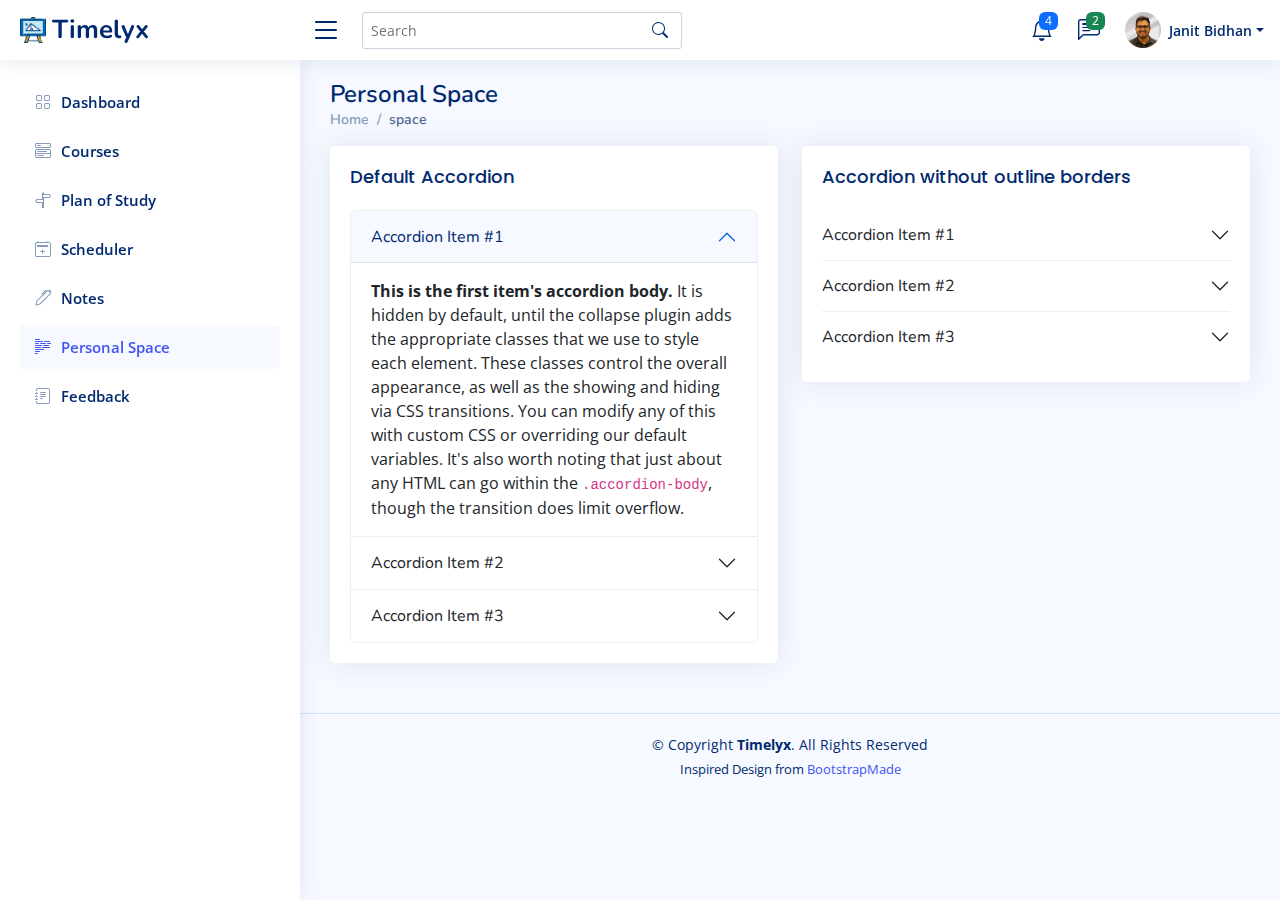
<file: src/main/resources/static/space.html>
<!DOCTYPE html>
<html lang="en">

<head>
    <meta charset="utf-8">
    <meta content="width=device-width, initial-scale=1.0" name="viewport">

    <title>Timelyx</title>
    <meta content="" name="description">
    <meta content="" name="keywords">

    <!-- Favicons -->
    <link href="assets/img/logo.png" rel="icon">
    <link href="assets/img/logo.png" rel="apple-touch-icon">

    <!-- Google Fonts -->
    <link href="https://fonts.gstatic.com" rel="preconnect">
    <link href="https://fonts.googleapis.com/css?family=Open+Sans:300,300i,400,400i,600,600i,700,700i|Nunito:300,300i,400,400i,600,600i,700,700i|Poppins:300,300i,400,400i,500,500i,600,600i,700,700i" rel="stylesheet">

    <!-- Vendor CSS Files -->
    <link href="assets/vendor/bootstrap/css/bootstrap.min.css" rel="stylesheet">
    <link href="assets/vendor/bootstrap-icons/bootstrap-icons.css" rel="stylesheet">
    <link href="assets/vendor/boxicons/css/boxicons.min.css" rel="stylesheet">
    <link href="assets/vendor/quill/quill.snow.css" rel="stylesheet">
    <link href="assets/vendor/quill/quill.bubble.css" rel="stylesheet">
    <link href="assets/vendor/remixicon/remixicon.css" rel="stylesheet">
    <link href="assets/vendor/simple-datatables/style.css" rel="stylesheet">

    <!-- Template Main CSS File -->
    <link href="assets/css/style.css" rel="stylesheet">

</head>

<body>

<!-- ======= Header ======= -->
<header id="header" class="header fixed-top d-flex align-items-center">

    <div class="d-flex align-items-center justify-content-between">
        <a href="index.html" class="logo d-flex align-items-center">
            <img src="assets/img/logo.png" alt="">
            <span class="d-none d-lg-block">Timelyx</span>
        </a>
        <i class="bi bi-list toggle-sidebar-btn"></i>
    </div><!-- End Logo -->

    <div class="search-bar">
        <form class="search-form d-flex align-items-center" method="POST" action="#">
            <input type="text" name="query" placeholder="Search" title="Enter search keyword">
            <button type="submit" title="Search"><i class="bi bi-search"></i></button>
        </form>
    </div><!-- End Search Bar -->

    <nav class="header-nav ms-auto">
        <ul class="d-flex align-items-center">

            <li class="nav-item d-block d-lg-none">
                <a class="nav-link nav-icon search-bar-toggle " href="#">
                    <i class="bi bi-search"></i>
                </a>
            </li><!-- End Search Icon-->

            <li class="nav-item dropdown">

                <a class="nav-link nav-icon" href="#" data-bs-toggle="dropdown">
                    <i class="bi bi-bell"></i>
                    <span class="badge bg-primary badge-number">4</span>
                </a><!-- End Notification Icon -->

                <ul class="dropdown-menu dropdown-menu-end dropdown-menu-arrow notifications">
                    <li class="dropdown-header">
                        You have 4 new notifications
                        <a href="#"><span class="badge rounded-pill bg-primary p-2 ms-2">View all</span></a>
                    </li>
                    <li>
                        <hr class="dropdown-divider">
                    </li>

                    <li class="notification-item">
                        <i class="bi bi-exclamation-circle text-warning"></i>
                        <div>
                            <h4>Plan of study updated</h4>
                            <p>A course timeline is now available for the courses, electives, and graduation requirements</p>
                            <p>30 min. ago</p>
                        </div>
                    </li>

                    <li>
                        <hr class="dropdown-divider">
                    </li>

                    <li class="notification-item">
                        <i class="bi bi-x-circle text-danger"></i>
                        <div>
                            <h4> Last day to submit Biology assignment</h4>
                            <p>Posted by Ms. Kelly</p>
                            <p>1 hr. ago</p>
                        </div>
                    </li>

                    <li>
                        <hr class="dropdown-divider">
                    </li>

                    <li class="notification-item">
                        <i class="bi bi-check-circle text-success"></i>
                        <div>
                            <h4>Note sharing</h4>
                            <p>Review your notes to see what your classmates have shared</p>
                            <p>4hr. ago</p>
                        </div>
                    </li>

                    <li>
                        <hr class="dropdown-divider">
                    </li>

                    <li class="notification-item">
                        <i class="bi bi-info-circle text-primary"></i>
                        <div>
                            <h4>New feature alert</h4>
                            <p>Check live feed of available spaces across school</p>
                            <p>1hr. ago</p>
                        </div>
                    </li>

                    <li>
                        <hr class="dropdown-divider">
                    </li>
                    <li class="dropdown-footer">
                        <a href="#">Show all notifications</a>
                    </li>

                </ul><!-- End Notification Dropdown Items -->

            </li><!-- End Notification Nav -->

            <li class="nav-item dropdown">

                <a class="nav-link nav-icon" href="#" data-bs-toggle="dropdown">
                    <i class="bi bi-chat-left-text"></i>
                    <span class="badge bg-success badge-number">2</span>
                </a><!-- End Messages Icon -->

                <ul class="dropdown-menu dropdown-menu-end dropdown-menu-arrow messages">
                    <li class="dropdown-header">
                        You have 2 new messages
                        <a href="#"><span class="badge rounded-pill bg-primary p-2 ms-2">View all</span></a>
                    </li>
                    <li>
                        <hr class="dropdown-divider">
                    </li>

                    <li class="message-item">
                        <a href="#">
                            <i class="bi bi-envelope" style="margin: 20px;"></i>
                            <div>
                                <h4>Mr. Brightley</h4>
                                <p>Week 1 English assignment due this Friday</p>
                                <p>1 min. ago</p>
                            </div>
                        </a>
                    </li>
                    <li>
                        <hr class="dropdown-divider">
                    </li>

                    <li class="message-item">
                        <a href="#">
                            <i class="bi bi-envelope" style="margin: 20px;"></i>
                            <div>
                                <h4>Ms. Eleanor</h4>
                                <p>Kindly look at my suggestions under scheduler </p>
                                <p>1hr. ago</p>
                            </div>
                        </a>
                    </li>
                    <li>
                        <hr class="dropdown-divider">
                    </li>

                    <li class="message-item">
                        <a href="#">
                            <i class="bi bi-envelope-open" style="margin: 20px;"></i>
                            <div>
                                <h4>Elizabeth Mcord</h4>
                                <p>Shared a link </p>
                                <p>4hrs. ago</p>
                            </div>
                        </a>
                    </li>
                    <li>
                        <hr class="dropdown-divider">
                    </li>

                    <li class="dropdown-footer">
                        <a href="#">Show all messages</a>
                    </li>

                </ul><!-- End Messages Dropdown Items -->

            </li><!-- End Messages Nav -->

            <li class="nav-item dropdown pe-3">

                <a class="nav-link nav-profile d-flex align-items-center pe-0" href="#" data-bs-toggle="dropdown">
                    <img src="assets/img/user-image.jpeg" alt="Profile" class="rounded-circle">
                    <span class="d-none d-md-block dropdown-toggle ps-2">Janit Bidhan</span>
                </a><!-- End Profile Iamge Icon -->

                <ul class="dropdown-menu dropdown-menu-end dropdown-menu-arrow profile">
                    <li class="dropdown-header">
                        <h6>Janit Bidhan</h6>
                        <span>G01326111</span>
                    </li>
                    <li>
                        <hr class="dropdown-divider">
                    </li>

                    <li>
                        <a class="dropdown-item d-flex align-items-center" href="setting.html">
                            <i class="bi bi-gear"></i>
                            <span>Account Settings</span>
                        </a>
                    </li>
                    <li>
                        <hr class="dropdown-divider">
                    </li>

                    <li>
                        <a class="dropdown-item d-flex align-items-center" href="faqs.html">
                            <i class="bi bi-question-circle"></i>
                            <span>Need Help?</span>
                        </a>
                    </li>
                    <li>
                        <hr class="dropdown-divider">
                    </li>

                    <li>
                        <a class="dropdown-item d-flex align-items-center" href="#">
                            <i class="bi bi-box-arrow-right"></i>
                            <span>Sign Out</span>
                        </a>
                    </li>

                </ul><!-- End Profile Dropdown Items -->
            </li><!-- End Profile Nav -->

        </ul>
    </nav><!-- End Icons Navigation -->

</header><!-- End Header -->

<!-- ======= Sidebar ======= -->
<aside id="sidebar" class="sidebar">
    <ul class="sidebar-nav" id="sidebar-nav">

        <li class="nav-item">
            <a class="nav-link collapsed" href="index.html">
                <i class="bi bi-grid"></i>
                <span>Dashboard</span>
            </a>
        </li>

        <li class="nav-item">
            <a class="nav-link collapsed" href="courses.html">
                <i class="bi bi-menu-button-wide"></i>
                <span>Courses</span>
            </a>
        </li>

        <li class="nav-item">
            <a class="nav-link collapsed" href="plans.html">
                <i class="bi bi-signpost-split"></i>
                <span>Plan of Study</span>
            </a>
        </li>

        <li class="nav-item">
            <a class="nav-link collapsed" href="cal.html">
                <i class="bi bi-calendar2-plus"></i>
                <span>Scheduler</span>
            </a>
        </li>

        <li class="nav-item">
            <a class="nav-link collapsed" href="notes.html">
                <i class="bi bi-pen"></i>
                <span>Notes</span>
            </a>
        </li>

        <li class="nav-item">
            <a class="nav-link" href="space.html">
                <i class="bi bi-body-text"></i>
                <span>Personal Space</span>
            </a>
        </li>

        <li class="nav-item">
            <a class="nav-link collapsed" href="feedback.html">
                <i class="bi bi-journal-text"></i>
                <span>Feedback</span>
            </a>
        </li>

    </ul>
</aside><!-- End Sidebar-->

<main id="main" class="main">

    <div class="pagetitle">
        <h1>Personal Space</h1>
        <nav>
            <ol class="breadcrumb">
                <li class="breadcrumb-item"><a href="index.html">Home</a></li>
                <li class="breadcrumb-item active">space</li>
            </ol>
        </nav>
    </div><!-- End Page Title -->

    <section class="section">
        <div class="row">
            <div class="col-lg-6">

                <div class="card">
                    <div class="card-body">
                        <h5 class="card-title">Default Accordion</h5>

                        <!-- Default Accordion -->
                        <div class="accordion" id="accordionExample">
                            <div class="accordion-item">
                                <h2 class="accordion-header" id="headingOne">
                                    <button class="accordion-button" type="button" data-bs-toggle="collapse" data-bs-target="#collapseOne" aria-expanded="true" aria-controls="collapseOne">
                                        Accordion Item #1
                                    </button>
                                </h2>
                                <div id="collapseOne" class="accordion-collapse collapse show" aria-labelledby="headingOne" data-bs-parent="#accordionExample">
                                    <div class="accordion-body">
                                        <strong>This is the first item's accordion body.</strong> It is hidden by default, until the collapse plugin adds the appropriate classes that we use to style each element. These classes control the overall appearance, as well as the showing and hiding via CSS transitions. You can modify any of this with custom CSS or overriding our default variables. It's also worth noting that just about any HTML can go within the <code>.accordion-body</code>, though the transition does limit overflow.
                                    </div>
                                </div>
                            </div>
                            <div class="accordion-item">
                                <h2 class="accordion-header" id="headingTwo">
                                    <button class="accordion-button collapsed" type="button" data-bs-toggle="collapse" data-bs-target="#collapseTwo" aria-expanded="false" aria-controls="collapseTwo">
                                        Accordion Item #2
                                    </button>
                                </h2>
                                <div id="collapseTwo" class="accordion-collapse collapse" aria-labelledby="headingTwo" data-bs-parent="#accordionExample">
                                    <div class="accordion-body">
                                        <strong>This is the second item's accordion body.</strong> It is hidden by default, until the collapse plugin adds the appropriate classes that we use to style each element. These classes control the overall appearance, as well as the showing and hiding via CSS transitions. You can modify any of this with custom CSS or overriding our default variables. It's also worth noting that just about any HTML can go within the <code>.accordion-body</code>, though the transition does limit overflow.
                                    </div>
                                </div>
                            </div>
                            <div class="accordion-item">
                                <h2 class="accordion-header" id="headingThree">
                                    <button class="accordion-button collapsed" type="button" data-bs-toggle="collapse" data-bs-target="#collapseThree" aria-expanded="false" aria-controls="collapseThree">
                                        Accordion Item #3
                                    </button>
                                </h2>
                                <div id="collapseThree" class="accordion-collapse collapse" aria-labelledby="headingThree" data-bs-parent="#accordionExample">
                                    <div class="accordion-body">
                                        <strong>This is the third item's accordion body.</strong> It is hidden by default, until the collapse plugin adds the appropriate classes that we use to style each element. These classes control the overall appearance, as well as the showing and hiding via CSS transitions. You can modify any of this with custom CSS or overriding our default variables. It's also worth noting that just about any HTML can go within the <code>.accordion-body</code>, though the transition does limit overflow.
                                    </div>
                                </div>
                            </div>
                        </div><!-- End Default Accordion Example -->

                    </div>
                </div>

            </div>

            <div class="col-lg-6">

                <div class="card">
                    <div class="card-body">
                        <h5 class="card-title">Accordion without outline borders</h5>

                        <!-- Accordion without outline borders -->
                        <div class="accordion accordion-flush" id="accordionFlushExample">
                            <div class="accordion-item">
                                <h2 class="accordion-header" id="flush-headingOne">
                                    <button class="accordion-button collapsed" type="button" data-bs-toggle="collapse" data-bs-target="#flush-collapseOne" aria-expanded="false" aria-controls="flush-collapseOne">
                                        Accordion Item #1
                                    </button>
                                </h2>
                                <div id="flush-collapseOne" class="accordion-collapse collapse" aria-labelledby="flush-headingOne" data-bs-parent="#accordionFlushExample">
                                    <div class="accordion-body">Placeholder content for this accordion, which is intended to demonstrate the <code>.accordion-flush</code> class. This is the first item's accordion body.</div>
                                </div>
                            </div>
                            <div class="accordion-item">
                                <h2 class="accordion-header" id="flush-headingTwo">
                                    <button class="accordion-button collapsed" type="button" data-bs-toggle="collapse" data-bs-target="#flush-collapseTwo" aria-expanded="false" aria-controls="flush-collapseTwo">
                                        Accordion Item #2
                                    </button>
                                </h2>
                                <div id="flush-collapseTwo" class="accordion-collapse collapse" aria-labelledby="flush-headingTwo" data-bs-parent="#accordionFlushExample">
                                    <div class="accordion-body">Placeholder content for this accordion, which is intended to demonstrate the <code>.accordion-flush</code> class. This is the second item's accordion body. Let's imagine this being filled with some actual content.</div>
                                </div>
                            </div>
                            <div class="accordion-item">
                                <h2 class="accordion-header" id="flush-headingThree">
                                    <button class="accordion-button collapsed" type="button" data-bs-toggle="collapse" data-bs-target="#flush-collapseThree" aria-expanded="false" aria-controls="flush-collapseThree">
                                        Accordion Item #3
                                    </button>
                                </h2>
                                <div id="flush-collapseThree" class="accordion-collapse collapse" aria-labelledby="flush-headingThree" data-bs-parent="#accordionFlushExample">
                                    <div class="accordion-body">Placeholder content for this accordion, which is intended to demonstrate the <code>.accordion-flush</code> class. This is the third item's accordion body. Nothing more exciting happening here in terms of content, but just filling up the space to make it look, at least at first glance, a bit more representative of how this would look in a real-world application.</div>
                                </div>
                            </div>
                        </div><!-- End Accordion without outline borders -->

                    </div>
                </div>

            </div>
        </div>
    </section>
</main><!-- End #main -->

<!-- ======= Footer ======= -->
<footer id="footer" class="footer">
    <div class="copyright">
        &copy; Copyright <strong><span>Timelyx</span></strong>. All Rights Reserved
    </div>
    <div class="credits">
      Inspired Design from <a href="https://bootstrapmade.com/">BootstrapMade</a>
    </div>
</footer><!-- End Footer -->

<a href="#" class="back-to-top d-flex align-items-center justify-content-center"><i class="bi bi-arrow-up-short"></i></a>

<!-- Vendor JS Files -->
<script src="assets/vendor/apexcharts/apexcharts.min.js"></script>
<script src="assets/vendor/bootstrap/js/bootstrap.bundle.min.js"></script>
<script src="assets/vendor/chart.js/chart.umd.js"></script>
<script src="assets/vendor/echarts/echarts.min.js"></script>
<script src="assets/vendor/quill/quill.min.js"></script>
<script src="assets/vendor/simple-datatables/simple-datatables.js"></script>
<script src="assets/vendor/tinymce/tinymce.min.js"></script>
<script src="assets/vendor/php-email-form/validate.js"></script>

<!-- Template Main JS File -->
<script src="assets/js/main.js"></script>

</body>

</html>
</file>
<file: src/main/resources/static/assets/vendor/quill/quill.snow.css>
/*!
 * Quill Editor v1.3.7
 * https://quilljs.com/
 * Copyright (c) 2014, Jason Chen
 * Copyright (c) 2013, salesforce.com
 */
.ql-container {
  box-sizing: border-box;
  font-family: Helvetica, Arial, sans-serif;
  font-size: 13px;
  height: 100%;
  margin: 0px;
  position: relative;
}
.ql-container.ql-disabled .ql-tooltip {
  visibility: hidden;
}
.ql-container.ql-disabled .ql-editor ul[data-checked] > li::before {
  pointer-events: none;
}
.ql-clipboard {
  left: -100000px;
  height: 1px;
  overflow-y: hidden;
  position: absolute;
  top: 50%;
}
.ql-clipboard p {
  margin: 0;
  padding: 0;
}
.ql-editor {
  box-sizing: border-box;
  line-height: 1.42;
  height: 100%;
  outline: none;
  overflow-y: auto;
  padding: 12px 15px;
  tab-size: 4;
  -moz-tab-size: 4;
  text-align: left;
  white-space: pre-wrap;
  word-wrap: break-word;
}
.ql-editor > * {
  cursor: text;
}
.ql-editor p,
.ql-editor ol,
.ql-editor ul,
.ql-editor pre,
.ql-editor blockquote,
.ql-editor h1,
.ql-editor h2,
.ql-editor h3,
.ql-editor h4,
.ql-editor h5,
.ql-editor h6 {
  margin: 0;
  padding: 0;
  counter-reset: list-1 list-2 list-3 list-4 list-5 list-6 list-7 list-8 list-9;
}
.ql-editor ol,
.ql-editor ul {
  padding-left: 1.5em;
}
.ql-editor ol > li,
.ql-editor ul > li {
  list-style-type: none;
}
.ql-editor ul > li::before {
  content: '\2022';
}
.ql-editor ul[data-checked=true],
.ql-editor ul[data-checked=false] {
  pointer-events: none;
}
.ql-editor ul[data-checked=true] > li *,
.ql-editor ul[data-checked=false] > li * {
  pointer-events: all;
}
.ql-editor ul[data-checked=true] > li::before,
.ql-editor ul[data-checked=false] > li::before {
  color: #777;
  cursor: pointer;
  pointer-events: all;
}
.ql-editor ul[data-checked=true] > li::before {
  content: '\2611';
}
.ql-editor ul[data-checked=false] > li::before {
  content: '\2610';
}
.ql-editor li::before {
  display: inline-block;
  white-space: nowrap;
  width: 1.2em;
}
.ql-editor li:not(.ql-direction-rtl)::before {
  margin-left: -1.5em;
  margin-right: 0.3em;
  text-align: right;
}
.ql-editor li.ql-direction-rtl::before {
  margin-left: 0.3em;
  margin-right: -1.5em;
}
.ql-editor ol li:not(.ql-direction-rtl),
.ql-editor ul li:not(.ql-direction-rtl) {
  padding-left: 1.5em;
}
.ql-editor ol li.ql-direction-rtl,
.ql-editor ul li.ql-direction-rtl {
  padding-right: 1.5em;
}
.ql-editor ol li {
  counter-reset: list-1 list-2 list-3 list-4 list-5 list-6 list-7 list-8 list-9;
  counter-increment: list-0;
}
.ql-editor ol li:before {
  content: counter(list-0, decimal) '. ';
}
.ql-editor ol li.ql-indent-1 {
  counter-increment: list-1;
}
.ql-editor ol li.ql-indent-1:before {
  content: counter(list-1, lower-alpha) '. ';
}
.ql-editor ol li.ql-indent-1 {
  counter-reset: list-2 list-3 list-4 list-5 list-6 list-7 list-8 list-9;
}
.ql-editor ol li.ql-indent-2 {
  counter-increment: list-2;
}
.ql-editor ol li.ql-indent-2:before {
  content: counter(list-2, lower-roman) '. ';
}
.ql-editor ol li.ql-indent-2 {
  counter-reset: list-3 list-4 list-5 list-6 list-7 list-8 list-9;
}
.ql-editor ol li.ql-indent-3 {
  counter-increment: list-3;
}
.ql-editor ol li.ql-indent-3:before {
  content: counter(list-3, decimal) '. ';
}
.ql-editor ol li.ql-indent-3 {
  counter-reset: list-4 list-5 list-6 list-7 list-8 list-9;
}
.ql-editor ol li.ql-indent-4 {
  counter-increment: list-4;
}
.ql-editor ol li.ql-indent-4:before {
  content: counter(list-4, lower-alpha) '. ';
}
.ql-editor ol li.ql-indent-4 {
  counter-reset: list-5 list-6 list-7 list-8 list-9;
}
.ql-editor ol li.ql-indent-5 {
  counter-increment: list-5;
}
.ql-editor ol li.ql-indent-5:before {
  content: counter(list-5, lower-roman) '. ';
}
.ql-editor ol li.ql-indent-5 {
  counter-reset: list-6 list-7 list-8 list-9;
}
.ql-editor ol li.ql-indent-6 {
  counter-increment: list-6;
}
.ql-editor ol li.ql-indent-6:before {
  content: counter(list-6, decimal) '. ';
}
.ql-editor ol li.ql-indent-6 {
  counter-reset: list-7 list-8 list-9;
}
.ql-editor ol li.ql-indent-7 {
  counter-increment: list-7;
}
.ql-editor ol li.ql-indent-7:before {
  content: counter(list-7, lower-alpha) '. ';
}
.ql-editor ol li.ql-indent-7 {
  counter-reset: list-8 list-9;
}
.ql-editor ol li.ql-indent-8 {
  counter-increment: list-8;
}
.ql-editor ol li.ql-indent-8:before {
  content: counter(list-8, lower-roman) '. ';
}
.ql-editor ol li.ql-indent-8 {
  counter-reset: list-9;
}
.ql-editor ol li.ql-indent-9 {
  counter-increment: list-9;
}
.ql-editor ol li.ql-indent-9:before {
  content: counter(list-9, decimal) '. ';
}
.ql-editor .ql-indent-1:not(.ql-direction-rtl) {
  padding-left: 3em;
}
.ql-editor li.ql-indent-1:not(.ql-direction-rtl) {
  padding-left: 4.5em;
}
.ql-editor .ql-indent-1.ql-direction-rtl.ql-align-right {
  padding-right: 3em;
}
.ql-editor li.ql-indent-1.ql-direction-rtl.ql-align-right {
  padding-right: 4.5em;
}
.ql-editor .ql-indent-2:not(.ql-direction-rtl) {
  padding-left: 6em;
}
.ql-editor li.ql-indent-2:not(.ql-direction-rtl) {
  padding-left: 7.5em;
}
.ql-editor .ql-indent-2.ql-direction-rtl.ql-align-right {
  padding-right: 6em;
}
.ql-editor li.ql-indent-2.ql-direction-rtl.ql-align-right {
  padding-right: 7.5em;
}
.ql-editor .ql-indent-3:not(.ql-direction-rtl) {
  padding-left: 9em;
}
.ql-editor li.ql-indent-3:not(.ql-direction-rtl) {
  padding-left: 10.5em;
}
.ql-editor .ql-indent-3.ql-direction-rtl.ql-align-right {
  padding-right: 9em;
}
.ql-editor li.ql-indent-3.ql-direction-rtl.ql-align-right {
  padding-right: 10.5em;
}
.ql-editor .ql-indent-4:not(.ql-direction-rtl) {
  padding-left: 12em;
}
.ql-editor li.ql-indent-4:not(.ql-direction-rtl) {
  padding-left: 13.5em;
}
.ql-editor .ql-indent-4.ql-direction-rtl.ql-align-right {
  padding-right: 12em;
}
.ql-editor li.ql-indent-4.ql-direction-rtl.ql-align-right {
  padding-right: 13.5em;
}
.ql-editor .ql-indent-5:not(.ql-direction-rtl) {
  padding-left: 15em;
}
.ql-editor li.ql-indent-5:not(.ql-direction-rtl) {
  padding-left: 16.5em;
}
.ql-editor .ql-indent-5.ql-direction-rtl.ql-align-right {
  padding-right: 15em;
}
.ql-editor li.ql-indent-5.ql-direction-rtl.ql-align-right {
  padding-right: 16.5em;
}
.ql-editor .ql-indent-6:not(.ql-direction-rtl) {
  padding-left: 18em;
}
.ql-editor li.ql-indent-6:not(.ql-direction-rtl) {
  padding-left: 19.5em;
}
.ql-editor .ql-indent-6.ql-direction-rtl.ql-align-right {
  padding-right: 18em;
}
.ql-editor li.ql-indent-6.ql-direction-rtl.ql-align-right {
  padding-right: 19.5em;
}
.ql-editor .ql-indent-7:not(.ql-direction-rtl) {
  padding-left: 21em;
}
.ql-editor li.ql-indent-7:not(.ql-direction-rtl) {
  padding-left: 22.5em;
}
.ql-editor .ql-indent-7.ql-direction-rtl.ql-align-right {
  padding-right: 21em;
}
.ql-editor li.ql-indent-7.ql-direction-rtl.ql-align-right {
  padding-right: 22.5em;
}
.ql-editor .ql-indent-8:not(.ql-direction-rtl) {
  padding-left: 24em;
}
.ql-editor li.ql-indent-8:not(.ql-direction-rtl) {
  padding-left: 25.5em;
}
.ql-editor .ql-indent-8.ql-direction-rtl.ql-align-right {
  padding-right: 24em;
}
.ql-editor li.ql-indent-8.ql-direction-rtl.ql-align-right {
  padding-right: 25.5em;
}
.ql-editor .ql-indent-9:not(.ql-direction-rtl) {
  padding-left: 27em;
}
.ql-editor li.ql-indent-9:not(.ql-direction-rtl) {
  padding-left: 28.5em;
}
.ql-editor .ql-indent-9.ql-direction-rtl.ql-align-right {
  padding-right: 27em;
}
.ql-editor li.ql-indent-9.ql-direction-rtl.ql-align-right {
  padding-right: 28.5em;
}
.ql-editor .ql-video {
  display: block;
  max-width: 100%;
}
.ql-editor .ql-video.ql-align-center {
  margin: 0 auto;
}
.ql-editor .ql-video.ql-align-right {
  margin: 0 0 0 auto;
}
.ql-editor .ql-bg-black {
  background-color: #000;
}
.ql-editor .ql-bg-red {
  background-color: #e60000;
}
.ql-editor .ql-bg-orange {
  background-color: #f90;
}
.ql-editor .ql-bg-yellow {
  background-color: #ff0;
}
.ql-editor .ql-bg-green {
  background-color: #008a00;
}
.ql-editor .ql-bg-blue {
  background-color: #06c;
}
.ql-editor .ql-bg-purple {
  background-color: #93f;
}
.ql-editor .ql-color-white {
  color: #fff;
}
.ql-editor .ql-color-red {
  color: #e60000;
}
.ql-editor .ql-color-orange {
  color: #f90;
}
.ql-editor .ql-color-yellow {
  color: #ff0;
}
.ql-editor .ql-color-green {
  color: #008a00;
}
.ql-editor .ql-color-blue {
  color: #06c;
}
.ql-editor .ql-color-purple {
  color: #93f;
}
.ql-editor .ql-font-serif {
  font-family: Georgia, Times New Roman, serif;
}
.ql-editor .ql-font-monospace {
  font-family: Monaco, Courier New, monospace;
}
.ql-editor .ql-size-small {
  font-size: 0.75em;
}
.ql-editor .ql-size-large {
  font-size: 1.5em;
}
.ql-editor .ql-size-huge {
  font-size: 2.5em;
}
.ql-editor .ql-direction-rtl {
  direction: rtl;
  text-align: inherit;
}
.ql-editor .ql-align-center {
  text-align: center;
}
.ql-editor .ql-align-justify {
  text-align: justify;
}
.ql-editor .ql-align-right {
  text-align: right;
}
.ql-editor.ql-blank::before {
  color: rgba(0,0,0,0.6);
  content: attr(data-placeholder);
  font-style: italic;
  left: 15px;
  pointer-events: none;
  position: absolute;
  right: 15px;
}
.ql-snow.ql-toolbar:after,
.ql-snow .ql-toolbar:after {
  clear: both;
  content: '';
  display: table;
}
.ql-snow.ql-toolbar button,
.ql-snow .ql-toolbar button {
  background: none;
  border: none;
  cursor: pointer;
  display: inline-block;
  float: left;
  height: 24px;
  padding: 3px 5px;
  width: 28px;
}
.ql-snow.ql-toolbar button svg,
.ql-snow .ql-toolbar button svg {
  float: left;
  height: 100%;
}
.ql-snow.ql-toolbar button:active:hover,
.ql-snow .ql-toolbar button:active:hover {
  outline: none;
}
.ql-snow.ql-toolbar input.ql-image[type=file],
.ql-snow .ql-toolbar input.ql-image[type=file] {
  display: none;
}
.ql-snow.ql-toolbar button:hover,
.ql-snow .ql-toolbar button:hover,
.ql-snow.ql-toolbar button:focus,
.ql-snow .ql-toolbar button:focus,
.ql-snow.ql-toolbar button.ql-active,
.ql-snow .ql-toolbar button.ql-active,
.ql-snow.ql-toolbar .ql-picker-label:hover,
.ql-snow .ql-toolbar .ql-picker-label:hover,
.ql-snow.ql-toolbar .ql-picker-label.ql-active,
.ql-snow .ql-toolbar .ql-picker-label.ql-active,
.ql-snow.ql-toolbar .ql-picker-item:hover,
.ql-snow .ql-toolbar .ql-picker-item:hover,
.ql-snow.ql-toolbar .ql-picker-item.ql-selected,
.ql-snow .ql-toolbar .ql-picker-item.ql-selected {
  color: #06c;
}
.ql-snow.ql-toolbar button:hover .ql-fill,
.ql-snow .ql-toolbar button:hover .ql-fill,
.ql-snow.ql-toolbar button:focus .ql-fill,
.ql-snow .ql-toolbar button:focus .ql-fill,
.ql-snow.ql-toolbar button.ql-active .ql-fill,
.ql-snow .ql-toolbar button.ql-active .ql-fill,
.ql-snow.ql-toolbar .ql-picker-label:hover .ql-fill,
.ql-snow .ql-toolbar .ql-picker-label:hover .ql-fill,
.ql-snow.ql-toolbar .ql-picker-label.ql-active .ql-fill,
.ql-snow .ql-toolbar .ql-picker-label.ql-active .ql-fill,
.ql-snow.ql-toolbar .ql-picker-item:hover .ql-fill,
.ql-snow .ql-toolbar .ql-picker-item:hover .ql-fill,
.ql-snow.ql-toolbar .ql-picker-item.ql-selected .ql-fill,
.ql-snow .ql-toolbar .ql-picker-item.ql-selected .ql-fill,
.ql-snow.ql-toolbar button:hover .ql-stroke.ql-fill,
.ql-snow .ql-toolbar button:hover .ql-stroke.ql-fill,
.ql-snow.ql-toolbar button:focus .ql-stroke.ql-fill,
.ql-snow .ql-toolbar button:focus .ql-stroke.ql-fill,
.ql-snow.ql-toolbar button.ql-active .ql-stroke.ql-fill,
.ql-snow .ql-toolbar button.ql-active .ql-stroke.ql-fill,
.ql-snow.ql-toolbar .ql-picker-label:hover .ql-stroke.ql-fill,
.ql-snow .ql-toolbar .ql-picker-label:hover .ql-stroke.ql-fill,
.ql-snow.ql-toolbar .ql-picker-label.ql-active .ql-stroke.ql-fill,
.ql-snow .ql-toolbar .ql-picker-label.ql-active .ql-stroke.ql-fill,
.ql-snow.ql-toolbar .ql-picker-item:hover .ql-stroke.ql-fill,
.ql-snow .ql-toolbar .ql-picker-item:hover .ql-stroke.ql-fill,
.ql-snow.ql-toolbar .ql-picker-item.ql-selected .ql-stroke.ql-fill,
.ql-snow .ql-toolbar .ql-picker-item.ql-selected .ql-stroke.ql-fill {
  fill: #06c;
}
.ql-snow.ql-toolbar button:hover .ql-stroke,
.ql-snow .ql-toolbar button:hover .ql-stroke,
.ql-snow.ql-toolbar button:focus .ql-stroke,
.ql-snow .ql-toolbar button:focus .ql-stroke,
.ql-snow.ql-toolbar button.ql-active .ql-stroke,
.ql-snow .ql-toolbar button.ql-active .ql-stroke,
.ql-snow.ql-toolbar .ql-picker-label:hover .ql-stroke,
.ql-snow .ql-toolbar .ql-picker-label:hover .ql-stroke,
.ql-snow.ql-toolbar .ql-picker-label.ql-active .ql-stroke,
.ql-snow .ql-toolbar .ql-picker-label.ql-active .ql-stroke,
.ql-snow.ql-toolbar .ql-picker-item:hover .ql-stroke,
.ql-snow .ql-toolbar .ql-picker-item:hover .ql-stroke,
.ql-snow.ql-toolbar .ql-picker-item.ql-selected .ql-stroke,
.ql-snow .ql-toolbar .ql-picker-item.ql-selected .ql-stroke,
.ql-snow.ql-toolbar button:hover .ql-stroke-miter,
.ql-snow .ql-toolbar button:hover .ql-stroke-miter,
.ql-snow.ql-toolbar button:focus .ql-stroke-miter,
.ql-snow .ql-toolbar button:focus .ql-stroke-miter,
.ql-snow.ql-toolbar button.ql-active .ql-stroke-miter,
.ql-snow .ql-toolbar button.ql-active .ql-stroke-miter,
.ql-snow.ql-toolbar .ql-picker-label:hover .ql-stroke-miter,
.ql-snow .ql-toolbar .ql-picker-label:hover .ql-stroke-miter,
.ql-snow.ql-toolbar .ql-picker-label.ql-active .ql-stroke-miter,
.ql-snow .ql-toolbar .ql-picker-label.ql-active .ql-stroke-miter,
.ql-snow.ql-toolbar .ql-picker-item:hover .ql-stroke-miter,
.ql-snow .ql-toolbar .ql-picker-item:hover .ql-stroke-miter,
.ql-snow.ql-toolbar .ql-picker-item.ql-selected .ql-stroke-miter,
.ql-snow .ql-toolbar .ql-picker-item.ql-selected .ql-stroke-miter {
  stroke: #06c;
}
@media (pointer: coarse) {
  .ql-snow.ql-toolbar button:hover:not(.ql-active),
  .ql-snow .ql-toolbar button:hover:not(.ql-active) {
    color: #444;
  }
  .ql-snow.ql-toolbar button:hover:not(.ql-active) .ql-fill,
  .ql-snow .ql-toolbar button:hover:not(.ql-active) .ql-fill,
  .ql-snow.ql-toolbar button:hover:not(.ql-active) .ql-stroke.ql-fill,
  .ql-snow .ql-toolbar button:hover:not(.ql-active) .ql-stroke.ql-fill {
    fill: #444;
  }
  .ql-snow.ql-toolbar button:hover:not(.ql-active) .ql-stroke,
  .ql-snow .ql-toolbar button:hover:not(.ql-active) .ql-stroke,
  .ql-snow.ql-toolbar button:hover:not(.ql-active) .ql-stroke-miter,
  .ql-snow .ql-toolbar button:hover:not(.ql-active) .ql-stroke-miter {
    stroke: #444;
  }
}
.ql-snow {
  box-sizing: border-box;
}
.ql-snow * {
  box-sizing: border-box;
}
.ql-snow .ql-hidden {
  display: none;
}
.ql-snow .ql-out-bottom,
.ql-snow .ql-out-top {
  visibility: hidden;
}
.ql-snow .ql-tooltip {
  position: absolute;
  transform: translateY(10px);
}
.ql-snow .ql-tooltip a {
  cursor: pointer;
  text-decoration: none;
}
.ql-snow .ql-tooltip.ql-flip {
  transform: translateY(-10px);
}
.ql-snow .ql-formats {
  display: inline-block;
  vertical-align: middle;
}
.ql-snow .ql-formats:after {
  clear: both;
  content: '';
  display: table;
}
.ql-snow .ql-stroke {
  fill: none;
  stroke: #444;
  stroke-linecap: round;
  stroke-linejoin: round;
  stroke-width: 2;
}
.ql-snow .ql-stroke-miter {
  fill: none;
  stroke: #444;
  stroke-miterlimit: 10;
  stroke-width: 2;
}
.ql-snow .ql-fill,
.ql-snow .ql-stroke.ql-fill {
  fill: #444;
}
.ql-snow .ql-empty {
  fill: none;
}
.ql-snow .ql-even {
  fill-rule: evenodd;
}
.ql-snow .ql-thin,
.ql-snow .ql-stroke.ql-thin {
  stroke-width: 1;
}
.ql-snow .ql-transparent {
  opacity: 0.4;
}
.ql-snow .ql-direction svg:last-child {
  display: none;
}
.ql-snow .ql-direction.ql-active svg:last-child {
  display: inline;
}
.ql-snow .ql-direction.ql-active svg:first-child {
  display: none;
}
.ql-snow .ql-editor h1 {
  font-size: 2em;
}
.ql-snow .ql-editor h2 {
  font-size: 1.5em;
}
.ql-snow .ql-editor h3 {
  font-size: 1.17em;
}
.ql-snow .ql-editor h4 {
  font-size: 1em;
}
.ql-snow .ql-editor h5 {
  font-size: 0.83em;
}
.ql-snow .ql-editor h6 {
  font-size: 0.67em;
}
.ql-snow .ql-editor a {
  text-decoration: underline;
}
.ql-snow .ql-editor blockquote {
  border-left: 4px solid #ccc;
  margin-bottom: 5px;
  margin-top: 5px;
  padding-left: 16px;
}
.ql-snow .ql-editor code,
.ql-snow .ql-editor pre {
  background-color: #f0f0f0;
  border-radius: 3px;
}
.ql-snow .ql-editor pre {
  white-space: pre-wrap;
  margin-bottom: 5px;
  margin-top: 5px;
  padding: 5px 10px;
}
.ql-snow .ql-editor code {
  font-size: 85%;
  padding: 2px 4px;
}
.ql-snow .ql-editor pre.ql-syntax {
  background-color: #23241f;
  color: #f8f8f2;
  overflow: visible;
}
.ql-snow .ql-editor img {
  max-width: 100%;
}
.ql-snow .ql-picker {
  color: #444;
  display: inline-block;
  float: left;
  font-size: 14px;
  font-weight: 500;
  height: 24px;
  position: relative;
  vertical-align: middle;
}
.ql-snow .ql-picker-label {
  cursor: pointer;
  display: inline-block;
  height: 100%;
  padding-left: 8px;
  padding-right: 2px;
  position: relative;
  width: 100%;
}
.ql-snow .ql-picker-label::before {
  display: inline-block;
  line-height: 22px;
}
.ql-snow .ql-picker-options {
  background-color: #fff;
  display: none;
  min-width: 100%;
  padding: 4px 8px;
  position: absolute;
  white-space: nowrap;
}
.ql-snow .ql-picker-options .ql-picker-item {
  cursor: pointer;
  display: block;
  padding-bottom: 5px;
  padding-top: 5px;
}
.ql-snow .ql-picker.ql-expanded .ql-picker-label {
  color: #ccc;
  z-index: 2;
}
.ql-snow .ql-picker.ql-expanded .ql-picker-label .ql-fill {
  fill: #ccc;
}
.ql-snow .ql-picker.ql-expanded .ql-picker-label .ql-stroke {
  stroke: #ccc;
}
.ql-snow .ql-picker.ql-expanded .ql-picker-options {
  display: block;
  margin-top: -1px;
  top: 100%;
  z-index: 1;
}
.ql-snow .ql-color-picker,
.ql-snow .ql-icon-picker {
  width: 28px;
}
.ql-snow .ql-color-picker .ql-picker-label,
.ql-snow .ql-icon-picker .ql-picker-label {
  padding: 2px 4px;
}
.ql-snow .ql-color-picker .ql-picker-label svg,
.ql-snow .ql-icon-picker .ql-picker-label svg {
  right: 4px;
}
.ql-snow .ql-icon-picker .ql-picker-options {
  padding: 4px 0px;
}
.ql-snow .ql-icon-picker .ql-picker-item {
  height: 24px;
  width: 24px;
  padding: 2px 4px;
}
.ql-snow .ql-color-picker .ql-picker-options {
  padding: 3px 5px;
  width: 152px;
}
.ql-snow .ql-color-picker .ql-picker-item {
  border: 1px solid transparent;
  float: left;
  height: 16px;
  margin: 2px;
  padding: 0px;
  width: 16px;
}
.ql-snow .ql-picker:not(.ql-color-picker):not(.ql-icon-picker) svg {
  position: absolute;
  margin-top: -9px;
  right: 0;
  top: 50%;
  width: 18px;
}
.ql-snow .ql-picker.ql-header .ql-picker-label[data-label]:not([data-label=''])::before,
.ql-snow .ql-picker.ql-font .ql-picker-label[data-label]:not([data-label=''])::before,
.ql-snow .ql-picker.ql-size .ql-picker-label[data-label]:not([data-label=''])::before,
.ql-snow .ql-picker.ql-header .ql-picker-item[data-label]:not([data-label=''])::before,
.ql-snow .ql-picker.ql-font .ql-picker-item[data-label]:not([data-label=''])::before,
.ql-snow .ql-picker.ql-size .ql-picker-item[data-label]:not([data-label=''])::before {
  content: attr(data-label);
}
.ql-snow .ql-picker.ql-header {
  width: 98px;
}
.ql-snow .ql-picker.ql-header .ql-picker-label::before,
.ql-snow .ql-picker.ql-header .ql-picker-item::before {
  content: 'Normal';
}
.ql-snow .ql-picker.ql-header .ql-picker-label[data-value="1"]::before,
.ql-snow .ql-picker.ql-header .ql-picker-item[data-value="1"]::before {
  content: 'Heading 1';
}
.ql-snow .ql-picker.ql-header .ql-picker-label[data-value="2"]::before,
.ql-snow .ql-picker.ql-header .ql-picker-item[data-value="2"]::before {
  content: 'Heading 2';
}
.ql-snow .ql-picker.ql-header .ql-picker-label[data-value="3"]::before,
.ql-snow .ql-picker.ql-header .ql-picker-item[data-value="3"]::before {
  content: 'Heading 3';
}
.ql-snow .ql-picker.ql-header .ql-picker-label[data-value="4"]::before,
.ql-snow .ql-picker.ql-header .ql-picker-item[data-value="4"]::before {
  content: 'Heading 4';
}
.ql-snow .ql-picker.ql-header .ql-picker-label[data-value="5"]::before,
.ql-snow .ql-picker.ql-header .ql-picker-item[data-value="5"]::before {
  content: 'Heading 5';
}
.ql-snow .ql-picker.ql-header .ql-picker-label[data-value="6"]::before,
.ql-snow .ql-picker.ql-header .ql-picker-item[data-value="6"]::before {
  content: 'Heading 6';
}
.ql-snow .ql-picker.ql-header .ql-picker-item[data-value="1"]::before {
  font-size: 2em;
}
.ql-snow .ql-picker.ql-header .ql-picker-item[data-value="2"]::before {
  font-size: 1.5em;
}
.ql-snow .ql-picker.ql-header .ql-picker-item[data-value="3"]::before {
  font-size: 1.17em;
}
.ql-snow .ql-picker.ql-header .ql-picker-item[data-value="4"]::before {
  font-size: 1em;
}
.ql-snow .ql-picker.ql-header .ql-picker-item[data-value="5"]::before {
  font-size: 0.83em;
}
.ql-snow .ql-picker.ql-header .ql-picker-item[data-value="6"]::before {
  font-size: 0.67em;
}
.ql-snow .ql-picker.ql-font {
  width: 108px;
}
.ql-snow .ql-picker.ql-font .ql-picker-label::before,
.ql-snow .ql-picker.ql-font .ql-picker-item::before {
  content: 'Sans Serif';
}
.ql-snow .ql-picker.ql-font .ql-picker-label[data-value=serif]::before,
.ql-snow .ql-picker.ql-font .ql-picker-item[data-value=serif]::before {
  content: 'Serif';
}
.ql-snow .ql-picker.ql-font .ql-picker-label[data-value=monospace]::before,
.ql-snow .ql-picker.ql-font .ql-picker-item[data-value=monospace]::before {
  content: 'Monospace';
}
.ql-snow .ql-picker.ql-font .ql-picker-item[data-value=serif]::before {
  font-family: Georgia, Times New Roman, serif;
}
.ql-snow .ql-picker.ql-font .ql-picker-item[data-value=monospace]::before {
  font-family: Monaco, Courier New, monospace;
}
.ql-snow .ql-picker.ql-size {
  width: 98px;
}
.ql-snow .ql-picker.ql-size .ql-picker-label::before,
.ql-snow .ql-picker.ql-size .ql-picker-item::before {
  content: 'Normal';
}
.ql-snow .ql-picker.ql-size .ql-picker-label[data-value=small]::before,
.ql-snow .ql-picker.ql-size .ql-picker-item[data-value=small]::before {
  content: 'Small';
}
.ql-snow .ql-picker.ql-size .ql-picker-label[data-value=large]::before,
.ql-snow .ql-picker.ql-size .ql-picker-item[data-value=large]::before {
  content: 'Large';
}
.ql-snow .ql-picker.ql-size .ql-picker-label[data-value=huge]::before,
.ql-snow .ql-picker.ql-size .ql-picker-item[data-value=huge]::before {
  content: 'Huge';
}
.ql-snow .ql-picker.ql-size .ql-picker-item[data-value=small]::before {
  font-size: 10px;
}
.ql-snow .ql-picker.ql-size .ql-picker-item[data-value=large]::before {
  font-size: 18px;
}
.ql-snow .ql-picker.ql-size .ql-picker-item[data-value=huge]::before {
  font-size: 32px;
}
.ql-snow .ql-color-picker.ql-background .ql-picker-item {
  background-color: #fff;
}
.ql-snow .ql-color-picker.ql-color .ql-picker-item {
  background-color: #000;
}
.ql-toolbar.ql-snow {
  border: 1px solid #ccc;
  box-sizing: border-box;
  font-family: 'Helvetica Neue', 'Helvetica', 'Arial', sans-serif;
  padding: 8px;
}
.ql-toolbar.ql-snow .ql-formats {
  margin-right: 15px;
}
.ql-toolbar.ql-snow .ql-picker-label {
  border: 1px solid transparent;
}
.ql-toolbar.ql-snow .ql-picker-options {
  border: 1px solid transparent;
  box-shadow: rgba(0,0,0,0.2) 0 2px 8px;
}
.ql-toolbar.ql-snow .ql-picker.ql-expanded .ql-picker-label {
  border-color: #ccc;
}
.ql-toolbar.ql-snow .ql-picker.ql-expanded .ql-picker-options {
  border-color: #ccc;
}
.ql-toolbar.ql-snow .ql-color-picker .ql-picker-item.ql-selected,
.ql-toolbar.ql-snow .ql-color-picker .ql-picker-item:hover {
  border-color: #000;
}
.ql-toolbar.ql-snow + .ql-container.ql-snow {
  border-top: 0px;
}
.ql-snow .ql-tooltip {
  background-color: #fff;
  border: 1px solid #ccc;
  box-shadow: 0px 0px 5px #ddd;
  color: #444;
  padding: 5px 12px;
  white-space: nowrap;
}
.ql-snow .ql-tooltip::before {
  content: "Visit URL:";
  line-height: 26px;
  margin-right: 8px;
}
.ql-snow .ql-tooltip input[type=text] {
  display: none;
  border: 1px solid #ccc;
  font-size: 13px;
  height: 26px;
  margin: 0px;
  padding: 3px 5px;
  width: 170px;
}
.ql-snow .ql-tooltip a.ql-preview {
  display: inline-block;
  max-width: 200px;
  overflow-x: hidden;
  text-overflow: ellipsis;
  vertical-align: top;
}
.ql-snow .ql-tooltip a.ql-action::after {
  border-right: 1px solid #ccc;
  content: 'Edit';
  margin-left: 16px;
  padding-right: 8px;
}
.ql-snow .ql-tooltip a.ql-remove::before {
  content: 'Remove';
  margin-left: 8px;
}
.ql-snow .ql-tooltip a {
  line-height: 26px;
}
.ql-snow .ql-tooltip.ql-editing a.ql-preview,
.ql-snow .ql-tooltip.ql-editing a.ql-remove {
  display: none;
}
.ql-snow .ql-tooltip.ql-editing input[type=text] {
  display: inline-block;
}
.ql-snow .ql-tooltip.ql-editing a.ql-action::after {
  border-right: 0px;
  content: 'Save';
  padding-right: 0px;
}
.ql-snow .ql-tooltip[data-mode=link]::before {
  content: "Enter link:";
}
.ql-snow .ql-tooltip[data-mode=formula]::before {
  content: "Enter formula:";
}
.ql-snow .ql-tooltip[data-mode=video]::before {
  content: "Enter video:";
}
.ql-snow a {
  color: #06c;
}
.ql-container.ql-snow {
  border: 1px solid #ccc;
}
</file>
<file: src/main/resources/static/assets/vendor/quill/quill.bubble.css>
/*!
 * Quill Editor v1.3.7
 * https://quilljs.com/
 * Copyright (c) 2014, Jason Chen
 * Copyright (c) 2013, salesforce.com
 */
.ql-container {
  box-sizing: border-box;
  font-family: Helvetica, Arial, sans-serif;
  font-size: 13px;
  height: 100%;
  margin: 0px;
  position: relative;
}
.ql-container.ql-disabled .ql-tooltip {
  visibility: hidden;
}
.ql-container.ql-disabled .ql-editor ul[data-checked] > li::before {
  pointer-events: none;
}
.ql-clipboard {
  left: -100000px;
  height: 1px;
  overflow-y: hidden;
  position: absolute;
  top: 50%;
}
.ql-clipboard p {
  margin: 0;
  padding: 0;
}
.ql-editor {
  box-sizing: border-box;
  line-height: 1.42;
  height: 100%;
  outline: none;
  overflow-y: auto;
  padding: 12px 15px;
  tab-size: 4;
  -moz-tab-size: 4;
  text-align: left;
  white-space: pre-wrap;
  word-wrap: break-word;
}
.ql-editor > * {
  cursor: text;
}
.ql-editor p,
.ql-editor ol,
.ql-editor ul,
.ql-editor pre,
.ql-editor blockquote,
.ql-editor h1,
.ql-editor h2,
.ql-editor h3,
.ql-editor h4,
.ql-editor h5,
.ql-editor h6 {
  margin: 0;
  padding: 0;
  counter-reset: list-1 list-2 list-3 list-4 list-5 list-6 list-7 list-8 list-9;
}
.ql-editor ol,
.ql-editor ul {
  padding-left: 1.5em;
}
.ql-editor ol > li,
.ql-editor ul > li {
  list-style-type: none;
}
.ql-editor ul > li::before {
  content: '\2022';
}
.ql-editor ul[data-checked=true],
.ql-editor ul[data-checked=false] {
  pointer-events: none;
}
.ql-editor ul[data-checked=true] > li *,
.ql-editor ul[data-checked=false] > li * {
  pointer-events: all;
}
.ql-editor ul[data-checked=true] > li::before,
.ql-editor ul[data-checked=false] > li::before {
  color: #777;
  cursor: pointer;
  pointer-events: all;
}
.ql-editor ul[data-checked=true] > li::before {
  content: '\2611';
}
.ql-editor ul[data-checked=false] > li::before {
  content: '\2610';
}
.ql-editor li::before {
  display: inline-block;
  white-space: nowrap;
  width: 1.2em;
}
.ql-editor li:not(.ql-direction-rtl)::before {
  margin-left: -1.5em;
  margin-right: 0.3em;
  text-align: right;
}
.ql-editor li.ql-direction-rtl::before {
  margin-left: 0.3em;
  margin-right: -1.5em;
}
.ql-editor ol li:not(.ql-direction-rtl),
.ql-editor ul li:not(.ql-direction-rtl) {
  padding-left: 1.5em;
}
.ql-editor ol li.ql-direction-rtl,
.ql-editor ul li.ql-direction-rtl {
  padding-right: 1.5em;
}
.ql-editor ol li {
  counter-reset: list-1 list-2 list-3 list-4 list-5 list-6 list-7 list-8 list-9;
  counter-increment: list-0;
}
.ql-editor ol li:before {
  content: counter(list-0, decimal) '. ';
}
.ql-editor ol li.ql-indent-1 {
  counter-increment: list-1;
}
.ql-editor ol li.ql-indent-1:before {
  content: counter(list-1, lower-alpha) '. ';
}
.ql-editor ol li.ql-indent-1 {
  counter-reset: list-2 list-3 list-4 list-5 list-6 list-7 list-8 list-9;
}
.ql-editor ol li.ql-indent-2 {
  counter-increment: list-2;
}
.ql-editor ol li.ql-indent-2:before {
  content: counter(list-2, lower-roman) '. ';
}
.ql-editor ol li.ql-indent-2 {
  counter-reset: list-3 list-4 list-5 list-6 list-7 list-8 list-9;
}
.ql-editor ol li.ql-indent-3 {
  counter-increment: list-3;
}
.ql-editor ol li.ql-indent-3:before {
  content: counter(list-3, decimal) '. ';
}
.ql-editor ol li.ql-indent-3 {
  counter-reset: list-4 list-5 list-6 list-7 list-8 list-9;
}
.ql-editor ol li.ql-indent-4 {
  counter-increment: list-4;
}
.ql-editor ol li.ql-indent-4:before {
  content: counter(list-4, lower-alpha) '. ';
}
.ql-editor ol li.ql-indent-4 {
  counter-reset: list-5 list-6 list-7 list-8 list-9;
}
.ql-editor ol li.ql-indent-5 {
  counter-increment: list-5;
}
.ql-editor ol li.ql-indent-5:before {
  content: counter(list-5, lower-roman) '. ';
}
.ql-editor ol li.ql-indent-5 {
  counter-reset: list-6 list-7 list-8 list-9;
}
.ql-editor ol li.ql-indent-6 {
  counter-increment: list-6;
}
.ql-editor ol li.ql-indent-6:before {
  content: counter(list-6, decimal) '. ';
}
.ql-editor ol li.ql-indent-6 {
  counter-reset: list-7 list-8 list-9;
}
.ql-editor ol li.ql-indent-7 {
  counter-increment: list-7;
}
.ql-editor ol li.ql-indent-7:before {
  content: counter(list-7, lower-alpha) '. ';
}
.ql-editor ol li.ql-indent-7 {
  counter-reset: list-8 list-9;
}
.ql-editor ol li.ql-indent-8 {
  counter-increment: list-8;
}
.ql-editor ol li.ql-indent-8:before {
  content: counter(list-8, lower-roman) '. ';
}
.ql-editor ol li.ql-indent-8 {
  counter-reset: list-9;
}
.ql-editor ol li.ql-indent-9 {
  counter-increment: list-9;
}
.ql-editor ol li.ql-indent-9:before {
  content: counter(list-9, decimal) '. ';
}
.ql-editor .ql-indent-1:not(.ql-direction-rtl) {
  padding-left: 3em;
}
.ql-editor li.ql-indent-1:not(.ql-direction-rtl) {
  padding-left: 4.5em;
}
.ql-editor .ql-indent-1.ql-direction-rtl.ql-align-right {
  padding-right: 3em;
}
.ql-editor li.ql-indent-1.ql-direction-rtl.ql-align-right {
  padding-right: 4.5em;
}
.ql-editor .ql-indent-2:not(.ql-direction-rtl) {
  padding-left: 6em;
}
.ql-editor li.ql-indent-2:not(.ql-direction-rtl) {
  padding-left: 7.5em;
}
.ql-editor .ql-indent-2.ql-direction-rtl.ql-align-right {
  padding-right: 6em;
}
.ql-editor li.ql-indent-2.ql-direction-rtl.ql-align-right {
  padding-right: 7.5em;
}
.ql-editor .ql-indent-3:not(.ql-direction-rtl) {
  padding-left: 9em;
}
.ql-editor li.ql-indent-3:not(.ql-direction-rtl) {
  padding-left: 10.5em;
}
.ql-editor .ql-indent-3.ql-direction-rtl.ql-align-right {
  padding-right: 9em;
}
.ql-editor li.ql-indent-3.ql-direction-rtl.ql-align-right {
  padding-right: 10.5em;
}
.ql-editor .ql-indent-4:not(.ql-direction-rtl) {
  padding-left: 12em;
}
.ql-editor li.ql-indent-4:not(.ql-direction-rtl) {
  padding-left: 13.5em;
}
.ql-editor .ql-indent-4.ql-direction-rtl.ql-align-right {
  padding-right: 12em;
}
.ql-editor li.ql-indent-4.ql-direction-rtl.ql-align-right {
  padding-right: 13.5em;
}
.ql-editor .ql-indent-5:not(.ql-direction-rtl) {
  padding-left: 15em;
}
.ql-editor li.ql-indent-5:not(.ql-direction-rtl) {
  padding-left: 16.5em;
}
.ql-editor .ql-indent-5.ql-direction-rtl.ql-align-right {
  padding-right: 15em;
}
.ql-editor li.ql-indent-5.ql-direction-rtl.ql-align-right {
  padding-right: 16.5em;
}
.ql-editor .ql-indent-6:not(.ql-direction-rtl) {
  padding-left: 18em;
}
.ql-editor li.ql-indent-6:not(.ql-direction-rtl) {
  padding-left: 19.5em;
}
.ql-editor .ql-indent-6.ql-direction-rtl.ql-align-right {
  padding-right: 18em;
}
.ql-editor li.ql-indent-6.ql-direction-rtl.ql-align-right {
  padding-right: 19.5em;
}
.ql-editor .ql-indent-7:not(.ql-direction-rtl) {
  padding-left: 21em;
}
.ql-editor li.ql-indent-7:not(.ql-direction-rtl) {
  padding-left: 22.5em;
}
.ql-editor .ql-indent-7.ql-direction-rtl.ql-align-right {
  padding-right: 21em;
}
.ql-editor li.ql-indent-7.ql-direction-rtl.ql-align-right {
  padding-right: 22.5em;
}
.ql-editor .ql-indent-8:not(.ql-direction-rtl) {
  padding-left: 24em;
}
.ql-editor li.ql-indent-8:not(.ql-direction-rtl) {
  padding-left: 25.5em;
}
.ql-editor .ql-indent-8.ql-direction-rtl.ql-align-right {
  padding-right: 24em;
}
.ql-editor li.ql-indent-8.ql-direction-rtl.ql-align-right {
  padding-right: 25.5em;
}
.ql-editor .ql-indent-9:not(.ql-direction-rtl) {
  padding-left: 27em;
}
.ql-editor li.ql-indent-9:not(.ql-direction-rtl) {
  padding-left: 28.5em;
}
.ql-editor .ql-indent-9.ql-direction-rtl.ql-align-right {
  padding-right: 27em;
}
.ql-editor li.ql-indent-9.ql-direction-rtl.ql-align-right {
  padding-right: 28.5em;
}
.ql-editor .ql-video {
  display: block;
  max-width: 100%;
}
.ql-editor .ql-video.ql-align-center {
  margin: 0 auto;
}
.ql-editor .ql-video.ql-align-right {
  margin: 0 0 0 auto;
}
.ql-editor .ql-bg-black {
  background-color: #000;
}
.ql-editor .ql-bg-red {
  background-color: #e60000;
}
.ql-editor .ql-bg-orange {
  background-color: #f90;
}
.ql-editor .ql-bg-yellow {
  background-color: #ff0;
}
.ql-editor .ql-bg-green {
  background-color: #008a00;
}
.ql-editor .ql-bg-blue {
  background-color: #06c;
}
.ql-editor .ql-bg-purple {
  background-color: #93f;
}
.ql-editor .ql-color-white {
  color: #fff;
}
.ql-editor .ql-color-red {
  color: #e60000;
}
.ql-editor .ql-color-orange {
  color: #f90;
}
.ql-editor .ql-color-yellow {
  color: #ff0;
}
.ql-editor .ql-color-green {
  color: #008a00;
}
.ql-editor .ql-color-blue {
  color: #06c;
}
.ql-editor .ql-color-purple {
  color: #93f;
}
.ql-editor .ql-font-serif {
  font-family: Georgia, Times New Roman, serif;
}
.ql-editor .ql-font-monospace {
  font-family: Monaco, Courier New, monospace;
}
.ql-editor .ql-size-small {
  font-size: 0.75em;
}
.ql-editor .ql-size-large {
  font-size: 1.5em;
}
.ql-editor .ql-size-huge {
  font-size: 2.5em;
}
.ql-editor .ql-direction-rtl {
  direction: rtl;
  text-align: inherit;
}
.ql-editor .ql-align-center {
  text-align: center;
}
.ql-editor .ql-align-justify {
  text-align: justify;
}
.ql-editor .ql-align-right {
  text-align: right;
}
.ql-editor.ql-blank::before {
  color: rgba(0,0,0,0.6);
  content: attr(data-placeholder);
  font-style: italic;
  left: 15px;
  pointer-events: none;
  position: absolute;
  right: 15px;
}
.ql-bubble.ql-toolbar:after,
.ql-bubble .ql-toolbar:after {
  clear: both;
  content: '';
  display: table;
}
.ql-bubble.ql-toolbar button,
.ql-bubble .ql-toolbar button {
  background: none;
  border: none;
  cursor: pointer;
  display: inline-block;
  float: left;
  height: 24px;
  padding: 3px 5px;
  width: 28px;
}
.ql-bubble.ql-toolbar button svg,
.ql-bubble .ql-toolbar button svg {
  float: left;
  height: 100%;
}
.ql-bubble.ql-toolbar button:active:hover,
.ql-bubble .ql-toolbar button:active:hover {
  outline: none;
}
.ql-bubble.ql-toolbar input.ql-image[type=file],
.ql-bubble .ql-toolbar input.ql-image[type=file] {
  display: none;
}
.ql-bubble.ql-toolbar button:hover,
.ql-bubble .ql-toolbar button:hover,
.ql-bubble.ql-toolbar button:focus,
.ql-bubble .ql-toolbar button:focus,
.ql-bubble.ql-toolbar button.ql-active,
.ql-bubble .ql-toolbar button.ql-active,
.ql-bubble.ql-toolbar .ql-picker-label:hover,
.ql-bubble .ql-toolbar .ql-picker-label:hover,
.ql-bubble.ql-toolbar .ql-picker-label.ql-active,
.ql-bubble .ql-toolbar .ql-picker-label.ql-active,
.ql-bubble.ql-toolbar .ql-picker-item:hover,
.ql-bubble .ql-toolbar .ql-picker-item:hover,
.ql-bubble.ql-toolbar .ql-picker-item.ql-selected,
.ql-bubble .ql-toolbar .ql-picker-item.ql-selected {
  color: #fff;
}
.ql-bubble.ql-toolbar button:hover .ql-fill,
.ql-bubble .ql-toolbar button:hover .ql-fill,
.ql-bubble.ql-toolbar button:focus .ql-fill,
.ql-bubble .ql-toolbar button:focus .ql-fill,
.ql-bubble.ql-toolbar button.ql-active .ql-fill,
.ql-bubble .ql-toolbar button.ql-active .ql-fill,
.ql-bubble.ql-toolbar .ql-picker-label:hover .ql-fill,
.ql-bubble .ql-toolbar .ql-picker-label:hover .ql-fill,
.ql-bubble.ql-toolbar .ql-picker-label.ql-active .ql-fill,
.ql-bubble .ql-toolbar .ql-picker-label.ql-active .ql-fill,
.ql-bubble.ql-toolbar .ql-picker-item:hover .ql-fill,
.ql-bubble .ql-toolbar .ql-picker-item:hover .ql-fill,
.ql-bubble.ql-toolbar .ql-picker-item.ql-selected .ql-fill,
.ql-bubble .ql-toolbar .ql-picker-item.ql-selected .ql-fill,
.ql-bubble.ql-toolbar button:hover .ql-stroke.ql-fill,
.ql-bubble .ql-toolbar button:hover .ql-stroke.ql-fill,
.ql-bubble.ql-toolbar button:focus .ql-stroke.ql-fill,
.ql-bubble .ql-toolbar button:focus .ql-stroke.ql-fill,
.ql-bubble.ql-toolbar button.ql-active .ql-stroke.ql-fill,
.ql-bubble .ql-toolbar button.ql-active .ql-stroke.ql-fill,
.ql-bubble.ql-toolbar .ql-picker-label:hover .ql-stroke.ql-fill,
.ql-bubble .ql-toolbar .ql-picker-label:hover .ql-stroke.ql-fill,
.ql-bubble.ql-toolbar .ql-picker-label.ql-active .ql-stroke.ql-fill,
.ql-bubble .ql-toolbar .ql-picker-label.ql-active .ql-stroke.ql-fill,
.ql-bubble.ql-toolbar .ql-picker-item:hover .ql-stroke.ql-fill,
.ql-bubble .ql-toolbar .ql-picker-item:hover .ql-stroke.ql-fill,
.ql-bubble.ql-toolbar .ql-picker-item.ql-selected .ql-stroke.ql-fill,
.ql-bubble .ql-toolbar .ql-picker-item.ql-selected .ql-stroke.ql-fill {
  fill: #fff;
}
.ql-bubble.ql-toolbar button:hover .ql-stroke,
.ql-bubble .ql-toolbar button:hover .ql-stroke,
.ql-bubble.ql-toolbar button:focus .ql-stroke,
.ql-bubble .ql-toolbar button:focus .ql-stroke,
.ql-bubble.ql-toolbar button.ql-active .ql-stroke,
.ql-bubble .ql-toolbar button.ql-active .ql-stroke,
.ql-bubble.ql-toolbar .ql-picker-label:hover .ql-stroke,
.ql-bubble .ql-toolbar .ql-picker-label:hover .ql-stroke,
.ql-bubble.ql-toolbar .ql-picker-label.ql-active .ql-stroke,
.ql-bubble .ql-toolbar .ql-picker-label.ql-active .ql-stroke,
.ql-bubble.ql-toolbar .ql-picker-item:hover .ql-stroke,
.ql-bubble .ql-toolbar .ql-picker-item:hover .ql-stroke,
.ql-bubble.ql-toolbar .ql-picker-item.ql-selected .ql-stroke,
.ql-bubble .ql-toolbar .ql-picker-item.ql-selected .ql-stroke,
.ql-bubble.ql-toolbar button:hover .ql-stroke-miter,
.ql-bubble .ql-toolbar button:hover .ql-stroke-miter,
.ql-bubble.ql-toolbar button:focus .ql-stroke-miter,
.ql-bubble .ql-toolbar button:focus .ql-stroke-miter,
.ql-bubble.ql-toolbar button.ql-active .ql-stroke-miter,
.ql-bubble .ql-toolbar button.ql-active .ql-stroke-miter,
.ql-bubble.ql-toolbar .ql-picker-label:hover .ql-stroke-miter,
.ql-bubble .ql-toolbar .ql-picker-label:hover .ql-stroke-miter,
.ql-bubble.ql-toolbar .ql-picker-label.ql-active .ql-stroke-miter,
.ql-bubble .ql-toolbar .ql-picker-label.ql-active .ql-stroke-miter,
.ql-bubble.ql-toolbar .ql-picker-item:hover .ql-stroke-miter,
.ql-bubble .ql-toolbar .ql-picker-item:hover .ql-stroke-miter,
.ql-bubble.ql-toolbar .ql-picker-item.ql-selected .ql-stroke-miter,
.ql-bubble .ql-toolbar .ql-picker-item.ql-selected .ql-stroke-miter {
  stroke: #fff;
}
@media (pointer: coarse) {
  .ql-bubble.ql-toolbar button:hover:not(.ql-active),
  .ql-bubble .ql-toolbar button:hover:not(.ql-active) {
    color: #ccc;
  }
  .ql-bubble.ql-toolbar button:hover:not(.ql-active) .ql-fill,
  .ql-bubble .ql-toolbar button:hover:not(.ql-active) .ql-fill,
  .ql-bubble.ql-toolbar button:hover:not(.ql-active) .ql-stroke.ql-fill,
  .ql-bubble .ql-toolbar button:hover:not(.ql-active) .ql-stroke.ql-fill {
    fill: #ccc;
  }
  .ql-bubble.ql-toolbar button:hover:not(.ql-active) .ql-stroke,
  .ql-bubble .ql-toolbar button:hover:not(.ql-active) .ql-stroke,
  .ql-bubble.ql-toolbar button:hover:not(.ql-active) .ql-stroke-miter,
  .ql-bubble .ql-toolbar button:hover:not(.ql-active) .ql-stroke-miter {
    stroke: #ccc;
  }
}
.ql-bubble {
  box-sizing: border-box;
}
.ql-bubble * {
  box-sizing: border-box;
}
.ql-bubble .ql-hidden {
  display: none;
}
.ql-bubble .ql-out-bottom,
.ql-bubble .ql-out-top {
  visibility: hidden;
}
.ql-bubble .ql-tooltip {
  position: absolute;
  transform: translateY(10px);
}
.ql-bubble .ql-tooltip a {
  cursor: pointer;
  text-decoration: none;
}
.ql-bubble .ql-tooltip.ql-flip {
  transform: translateY(-10px);
}
.ql-bubble .ql-formats {
  display: inline-block;
  vertical-align: middle;
}
.ql-bubble .ql-formats:after {
  clear: both;
  content: '';
  display: table;
}
.ql-bubble .ql-stroke {
  fill: none;
  stroke: #ccc;
  stroke-linecap: round;
  stroke-linejoin: round;
  stroke-width: 2;
}
.ql-bubble .ql-stroke-miter {
  fill: none;
  stroke: #ccc;
  stroke-miterlimit: 10;
  stroke-width: 2;
}
.ql-bubble .ql-fill,
.ql-bubble .ql-stroke.ql-fill {
  fill: #ccc;
}
.ql-bubble .ql-empty {
  fill: none;
}
.ql-bubble .ql-even {
  fill-rule: evenodd;
}
.ql-bubble .ql-thin,
.ql-bubble .ql-stroke.ql-thin {
  stroke-width: 1;
}
.ql-bubble .ql-transparent {
  opacity: 0.4;
}
.ql-bubble .ql-direction svg:last-child {
  display: none;
}
.ql-bubble .ql-direction.ql-active svg:last-child {
  display: inline;
}
.ql-bubble .ql-direction.ql-active svg:first-child {
  display: none;
}
.ql-bubble .ql-editor h1 {
  font-size: 2em;
}
.ql-bubble .ql-editor h2 {
  font-size: 1.5em;
}
.ql-bubble .ql-editor h3 {
  font-size: 1.17em;
}
.ql-bubble .ql-editor h4 {
  font-size: 1em;
}
.ql-bubble .ql-editor h5 {
  font-size: 0.83em;
}
.ql-bubble .ql-editor h6 {
  font-size: 0.67em;
}
.ql-bubble .ql-editor a {
  text-decoration: underline;
}
.ql-bubble .ql-editor blockquote {
  border-left: 4px solid #ccc;
  margin-bottom: 5px;
  margin-top: 5px;
  padding-left: 16px;
}
.ql-bubble .ql-editor code,
.ql-bubble .ql-editor pre {
  background-color: #f0f0f0;
  border-radius: 3px;
}
.ql-bubble .ql-editor pre {
  white-space: pre-wrap;
  margin-bottom: 5px;
  margin-top: 5px;
  padding: 5px 10px;
}
.ql-bubble .ql-editor code {
  font-size: 85%;
  padding: 2px 4px;
}
.ql-bubble .ql-editor pre.ql-syntax {
  background-color: #23241f;
  color: #f8f8f2;
  overflow: visible;
}
.ql-bubble .ql-editor img {
  max-width: 100%;
}
.ql-bubble .ql-picker {
  color: #ccc;
  display: inline-block;
  float: left;
  font-size: 14px;
  font-weight: 500;
  height: 24px;
  position: relative;
  vertical-align: middle;
}
.ql-bubble .ql-picker-label {
  cursor: pointer;
  display: inline-block;
  height: 100%;
  padding-left: 8px;
  padding-right: 2px;
  position: relative;
  width: 100%;
}
.ql-bubble .ql-picker-label::before {
  display: inline-block;
  line-height: 22px;
}
.ql-bubble .ql-picker-options {
  background-color: #444;
  display: none;
  min-width: 100%;
  padding: 4px 8px;
  position: absolute;
  white-space: nowrap;
}
.ql-bubble .ql-picker-options .ql-picker-item {
  cursor: pointer;
  display: block;
  padding-bottom: 5px;
  padding-top: 5px;
}
.ql-bubble .ql-picker.ql-expanded .ql-picker-label {
  color: #777;
  z-index: 2;
}
.ql-bubble .ql-picker.ql-expanded .ql-picker-label .ql-fill {
  fill: #777;
}
.ql-bubble .ql-picker.ql-expanded .ql-picker-label .ql-stroke {
  stroke: #777;
}
.ql-bubble .ql-picker.ql-expanded .ql-picker-options {
  display: block;
  margin-top: -1px;
  top: 100%;
  z-index: 1;
}
.ql-bubble .ql-color-picker,
.ql-bubble .ql-icon-picker {
  width: 28px;
}
.ql-bubble .ql-color-picker .ql-picker-label,
.ql-bubble .ql-icon-picker .ql-picker-label {
  padding: 2px 4px;
}
.ql-bubble .ql-color-picker .ql-picker-label svg,
.ql-bubble .ql-icon-picker .ql-picker-label svg {
  right: 4px;
}
.ql-bubble .ql-icon-picker .ql-picker-options {
  padding: 4px 0px;
}
.ql-bubble .ql-icon-picker .ql-picker-item {
  height: 24px;
  width: 24px;
  padding: 2px 4px;
}
.ql-bubble .ql-color-picker .ql-picker-options {
  padding: 3px 5px;
  width: 152px;
}
.ql-bubble .ql-color-picker .ql-picker-item {
  border: 1px solid transparent;
  float: left;
  height: 16px;
  margin: 2px;
  padding: 0px;
  width: 16px;
}
.ql-bubble .ql-picker:not(.ql-color-picker):not(.ql-icon-picker) svg {
  position: absolute;
  margin-top: -9px;
  right: 0;
  top: 50%;
  width: 18px;
}
.ql-bubble .ql-picker.ql-header .ql-picker-label[data-label]:not([data-label=''])::before,
.ql-bubble .ql-picker.ql-font .ql-picker-label[data-label]:not([data-label=''])::before,
.ql-bubble .ql-picker.ql-size .ql-picker-label[data-label]:not([data-label=''])::before,
.ql-bubble .ql-picker.ql-header .ql-picker-item[data-label]:not([data-label=''])::before,
.ql-bubble .ql-picker.ql-font .ql-picker-item[data-label]:not([data-label=''])::before,
.ql-bubble .ql-picker.ql-size .ql-picker-item[data-label]:not([data-label=''])::before {
  content: attr(data-label);
}
.ql-bubble .ql-picker.ql-header {
  width: 98px;
}
.ql-bubble .ql-picker.ql-header .ql-picker-label::before,
.ql-bubble .ql-picker.ql-header .ql-picker-item::before {
  content: 'Normal';
}
.ql-bubble .ql-picker.ql-header .ql-picker-label[data-value="1"]::before,
.ql-bubble .ql-picker.ql-header .ql-picker-item[data-value="1"]::before {
  content: 'Heading 1';
}
.ql-bubble .ql-picker.ql-header .ql-picker-label[data-value="2"]::before,
.ql-bubble .ql-picker.ql-header .ql-picker-item[data-value="2"]::before {
  content: 'Heading 2';
}
.ql-bubble .ql-picker.ql-header .ql-picker-label[data-value="3"]::before,
.ql-bubble .ql-picker.ql-header .ql-picker-item[data-value="3"]::before {
  content: 'Heading 3';
}
.ql-bubble .ql-picker.ql-header .ql-picker-label[data-value="4"]::before,
.ql-bubble .ql-picker.ql-header .ql-picker-item[data-value="4"]::before {
  content: 'Heading 4';
}
.ql-bubble .ql-picker.ql-header .ql-picker-label[data-value="5"]::before,
.ql-bubble .ql-picker.ql-header .ql-picker-item[data-value="5"]::before {
  content: 'Heading 5';
}
.ql-bubble .ql-picker.ql-header .ql-picker-label[data-value="6"]::before,
.ql-bubble .ql-picker.ql-header .ql-picker-item[data-value="6"]::before {
  content: 'Heading 6';
}
.ql-bubble .ql-picker.ql-header .ql-picker-item[data-value="1"]::before {
  font-size: 2em;
}
.ql-bubble .ql-picker.ql-header .ql-picker-item[data-value="2"]::before {
  font-size: 1.5em;
}
.ql-bubble .ql-picker.ql-header .ql-picker-item[data-value="3"]::before {
  font-size: 1.17em;
}
.ql-bubble .ql-picker.ql-header .ql-picker-item[data-value="4"]::before {
  font-size: 1em;
}
.ql-bubble .ql-picker.ql-header .ql-picker-item[data-value="5"]::before {
  font-size: 0.83em;
}
.ql-bubble .ql-picker.ql-header .ql-picker-item[data-value="6"]::before {
  font-size: 0.67em;
}
.ql-bubble .ql-picker.ql-font {
  width: 108px;
}
.ql-bubble .ql-picker.ql-font .ql-picker-label::before,
.ql-bubble .ql-picker.ql-font .ql-picker-item::before {
  content: 'Sans Serif';
}
.ql-bubble .ql-picker.ql-font .ql-picker-label[data-value=serif]::before,
.ql-bubble .ql-picker.ql-font .ql-picker-item[data-value=serif]::before {
  content: 'Serif';
}
.ql-bubble .ql-picker.ql-font .ql-picker-label[data-value=monospace]::before,
.ql-bubble .ql-picker.ql-font .ql-picker-item[data-value=monospace]::before {
  content: 'Monospace';
}
.ql-bubble .ql-picker.ql-font .ql-picker-item[data-value=serif]::before {
  font-family: Georgia, Times New Roman, serif;
}
.ql-bubble .ql-picker.ql-font .ql-picker-item[data-value=monospace]::before {
  font-family: Monaco, Courier New, monospace;
}
.ql-bubble .ql-picker.ql-size {
  width: 98px;
}
.ql-bubble .ql-picker.ql-size .ql-picker-label::before,
.ql-bubble .ql-picker.ql-size .ql-picker-item::before {
  content: 'Normal';
}
.ql-bubble .ql-picker.ql-size .ql-picker-label[data-value=small]::before,
.ql-bubble .ql-picker.ql-size .ql-picker-item[data-value=small]::before {
  content: 'Small';
}
.ql-bubble .ql-picker.ql-size .ql-picker-label[data-value=large]::before,
.ql-bubble .ql-picker.ql-size .ql-picker-item[data-value=large]::before {
  content: 'Large';
}
.ql-bubble .ql-picker.ql-size .ql-picker-label[data-value=huge]::before,
.ql-bubble .ql-picker.ql-size .ql-picker-item[data-value=huge]::before {
  content: 'Huge';
}
.ql-bubble .ql-picker.ql-size .ql-picker-item[data-value=small]::before {
  font-size: 10px;
}
.ql-bubble .ql-picker.ql-size .ql-picker-item[data-value=large]::before {
  font-size: 18px;
}
.ql-bubble .ql-picker.ql-size .ql-picker-item[data-value=huge]::before {
  font-size: 32px;
}
.ql-bubble .ql-color-picker.ql-background .ql-picker-item {
  background-color: #fff;
}
.ql-bubble .ql-color-picker.ql-color .ql-picker-item {
  background-color: #000;
}
.ql-bubble .ql-toolbar .ql-formats {
  margin: 8px 12px 8px 0px;
}
.ql-bubble .ql-toolbar .ql-formats:first-child {
  margin-left: 12px;
}
.ql-bubble .ql-color-picker svg {
  margin: 1px;
}
.ql-bubble .ql-color-picker .ql-picker-item.ql-selected,
.ql-bubble .ql-color-picker .ql-picker-item:hover {
  border-color: #fff;
}
.ql-bubble .ql-tooltip {
  background-color: #444;
  border-radius: 25px;
  color: #fff;
}
.ql-bubble .ql-tooltip-arrow {
  border-left: 6px solid transparent;
  border-right: 6px solid transparent;
  content: " ";
  display: block;
  left: 50%;
  margin-left: -6px;
  position: absolute;
}
.ql-bubble .ql-tooltip:not(.ql-flip) .ql-tooltip-arrow {
  border-bottom: 6px solid #444;
  top: -6px;
}
.ql-bubble .ql-tooltip.ql-flip .ql-tooltip-arrow {
  border-top: 6px solid #444;
  bottom: -6px;
}
.ql-bubble .ql-tooltip.ql-editing .ql-tooltip-editor {
  display: block;
}
.ql-bubble .ql-tooltip.ql-editing .ql-formats {
  visibility: hidden;
}
.ql-bubble .ql-tooltip-editor {
  display: none;
}
.ql-bubble .ql-tooltip-editor input[type=text] {
  background: transparent;
  border: none;
  color: #fff;
  font-size: 13px;
  height: 100%;
  outline: none;
  padding: 10px 20px;
  position: absolute;
  width: 100%;
}
.ql-bubble .ql-tooltip-editor a {
  top: 10px;
  position: absolute;
  right: 20px;
}
.ql-bubble .ql-tooltip-editor a:before {
  color: #ccc;
  content: "\D7";
  font-size: 16px;
  font-weight: bold;
}
.ql-container.ql-bubble:not(.ql-disabled) a {
  position: relative;
  white-space: nowrap;
}
.ql-container.ql-bubble:not(.ql-disabled) a::before {
  background-color: #444;
  border-radius: 15px;
  top: -5px;
  font-size: 12px;
  color: #fff;
  content: attr(href);
  font-weight: normal;
  overflow: hidden;
  padding: 5px 15px;
  text-decoration: none;
  z-index: 1;
}
.ql-container.ql-bubble:not(.ql-disabled) a::after {
  border-top: 6px solid #444;
  border-left: 6px solid transparent;
  border-right: 6px solid transparent;
  top: 0;
  content: " ";
  height: 0;
  width: 0;
}
.ql-container.ql-bubble:not(.ql-disabled) a::before,
.ql-container.ql-bubble:not(.ql-disabled) a::after {
  left: 0;
  margin-left: 50%;
  position: absolute;
  transform: translate(-50%, -100%);
  transition: visibility 0s ease 200ms;
  visibility: hidden;
}
.ql-container.ql-bubble:not(.ql-disabled) a:hover::before,
.ql-container.ql-bubble:not(.ql-disabled) a:hover::after {
  visibility: visible;
}
</file>
<file: src/main/resources/static/assets/vendor/simple-datatables/style.css>
.datatable-wrapper.no-header .datatable-container {
	border-top: 1px solid #d9d9d9;
}

.datatable-wrapper.no-footer .datatable-container {
	border-bottom: 1px solid #d9d9d9;
}

.datatable-top,
.datatable-bottom {
	padding: 8px 10px;
}

.datatable-top > nav:first-child,
.datatable-top > div:first-child,
.datatable-bottom > nav:first-child,
.datatable-bottom > div:first-child {
	float: left;
}

.datatable-top > nav:last-child,
.datatable-top > div:last-child,
.datatable-bottom > nav:last-child,
.datatable-bottom > div:last-child {
	float: right;
}

.datatable-selector {
	padding: 6px;
}

.datatable-input {
	padding: 6px 12px;
}

.datatable-info {
	margin: 7px 0;
}

/* PAGER */
.datatable-pagination ul {
	margin: 0;
	padding-left: 0;
}

.datatable-pagination li {
	list-style: none;
	float: left;
}

.datatable-pagination li.datatable-hidden {
    visibility: hidden;
}

.datatable-pagination a {
	border: 1px solid transparent;
	float: left;
	margin-left: 2px;
	padding: 6px 12px;
	position: relative;
	text-decoration: none;
	color: #333;
    cursor: pointer;
}

.datatable-pagination a:hover {
	background-color: #d9d9d9;
}

.datatable-pagination .datatable-active a,
.datatable-pagination .datatable-active a:focus,
.datatable-pagination .datatable-active a:hover {
	background-color: #d9d9d9;
	cursor: default;
}

.datatable-pagination .datatable-ellipsis a,
.datatable-pagination .datatable-disabled a,
.datatable-pagination .datatable-disabled a:focus,
.datatable-pagination .datatable-disabled a:hover {
    pointer-events: none;
    cursor: default;
}

.datatable-pagination .datatable-disabled a,
.datatable-pagination .datatable-disabled a:focus,
.datatable-pagination .datatable-disabled a:hover {
	cursor: not-allowed;
	opacity: 0.4;
}

.datatable-pagination .datatable-pagination a {
	font-weight: bold;
}

/* TABLE */
.datatable-table {
	max-width: 100%;
	width: 100%;
	border-spacing: 0;
	border-collapse: separate;
}

.datatable-table > tbody > tr > td,
.datatable-table > tbody > tr > th,
.datatable-table > tfoot > tr > td,
.datatable-table > tfoot > tr > th,
.datatable-table > thead > tr > td,
.datatable-table > thead > tr > th {
	vertical-align: top;
	padding: 8px 10px;
}

.datatable-table > thead > tr > th {
	vertical-align: bottom;
	text-align: left;
	border-bottom: 1px solid #d9d9d9;
}

.datatable-table > tfoot > tr > th {
	vertical-align: bottom;
	text-align: left;
	border-top: 1px solid #d9d9d9;
}

.datatable-table th {
	vertical-align: bottom;
	text-align: left;
}

.datatable-table th a {
	text-decoration: none;
	color: inherit;
}

.datatable-sorter, .datatable-filter {
	display: inline-block;
	height: 100%;
	position: relative;
	width: 100%;
}

.datatable-sorter::before,
.datatable-sorter::after {
	content: "";
	height: 0;
	width: 0;
	position: absolute;
	right: 4px;
	border-left: 4px solid transparent;
	border-right: 4px solid transparent;
	opacity: 0.2;
}


.datatable-sorter::before {
	border-top: 4px solid #000;
	bottom: 0px;
}

.datatable-sorter::after {
	border-bottom: 4px solid #000;
	border-top: 4px solid transparent;
	top: 0px;
}

.datatable-ascending .datatable-sorter::after,
.datatable-descending .datatable-sorter::before,
.datatable-ascending .datatable-filter::after,
.datatable-descending .datatable-filter::before {
	opacity: 0.6;
}

.datatable-filter::before {
    content: "";
    position: absolute;
    right: 4px;
    opacity: 0.2;
    width: 0;
    height: 0;
    border-left: 7px solid transparent;
    border-right: 7px solid transparent;
	border-radius: 50%;
    border-top: 10px solid #000;
    top: 25%;
}

.datatable-filter-active .datatable-filter::before {
    opacity: 0.6;
}

.datatable-empty {
	text-align: center;
}

.datatable-top::after, .datatable-bottom::after {
	clear: both;
	content: " ";
	display: table;
}

table.datatable-table:focus tr.datatable-cursor > td:first-child {
	border-left: 3px blue solid;
}

table.datatable-table:focus {
	outline: solid 1px black;
    outline-offset: -1px;
}
</file>
<file: src/main/resources/static/assets/css/style.css>
/*--------------------------------------------------------------
# General
--------------------------------------------------------------*/
:root {
  scroll-behavior: smooth;
}
.xxy{
  font-size: medium;
}
th.first, td.first {
  text-align: left;
}
th, td {
  text-align: center;
}

body {
  font-family: "Open Sans", sans-serif;
  background: #f6f9ff;
  color: #444444;
}
.red{
  color: red;

}
a {
  color: #4154f1;
  text-decoration: none;
}

a:hover {
  color: #717ff5;
  text-decoration: none;
}

h1,
h2,
h3,
h4,
h5,
h6 {
  font-family: "Nunito", sans-serif;
}

/*--------------------------------------------------------------
# Main
--------------------------------------------------------------*/
#main {
  margin-top: 60px;
  padding: 20px 30px;
  transition: all 0.3s;
}

@media (max-width: 1199px) {
  #main {
    padding: 20px;
  }
}

/*--------------------------------------------------------------
# Page Title
--------------------------------------------------------------*/
.pagetitle {
  margin-bottom: 10px;
}

.pagetitle h1 {
  font-size: 24px;
  margin-bottom: 0;
  font-weight: 600;
  color: #012970;
}

/*--------------------------------------------------------------
# Back to top button
--------------------------------------------------------------*/
.back-to-top {
  position: fixed;
  visibility: hidden;
  opacity: 0;
  right: 15px;
  bottom: 15px;
  z-index: 99999;
  background: #4154f1;
  width: 40px;
  height: 40px;
  border-radius: 4px;
  transition: all 0.4s;
}

.back-to-top i {
  font-size: 24px;
  color: #fff;
  line-height: 0;
}

.back-to-top:hover {
  background: #6776f4;
  color: #fff;
}

.back-to-top.active {
  visibility: visible;
  opacity: 1;
}

/*--------------------------------------------------------------
# Override some default Bootstrap stylings
--------------------------------------------------------------*/
/* Dropdown menus */
.dropdown-menu {
  border-radius: 4px;
  padding: 10px 0;
  animation-name: dropdown-animate;
  animation-duration: 0.2s;
  animation-fill-mode: both;
  border: 0;
  box-shadow: 0 5px 30px 0 rgba(82, 63, 105, 0.2);
}

.dropdown-menu .dropdown-header,
.dropdown-menu .dropdown-footer {
  text-align: center;
  font-size: 15px;
  padding: 10px 25px;
}

.dropdown-menu .dropdown-footer a {
  color: #444444;
  text-decoration: underline;
}

.dropdown-menu .dropdown-footer a:hover {
  text-decoration: none;
}

.dropdown-menu .dropdown-divider {
  color: #a5c5fe;
  margin: 0;
}

.dropdown-menu .dropdown-item {
  font-size: 14px;
  padding: 10px 15px;
  transition: 0.3s;
}

.dropdown-menu .dropdown-item i {
  margin-right: 10px;
  font-size: 18px;
  line-height: 0;
}

.dropdown-menu .dropdown-item:hover {
  background-color: #f6f9ff;
}

@media (min-width: 768px) {
  .dropdown-menu-arrow::before {
    content: "";
    width: 13px;
    height: 13px;
    background: #fff;
    position: absolute;
    top: -7px;
    right: 20px;
    transform: rotate(45deg);
    border-top: 1px solid #eaedf1;
    border-left: 1px solid #eaedf1;
  }
}

@keyframes dropdown-animate {
  0% {
    opacity: 0;
  }

  100% {
    opacity: 1;
  }

  0% {
    opacity: 0;
  }
}

/* Light Backgrounds */
.bg-primary-light {
  background-color: #cfe2ff;
  border-color: #cfe2ff;
}

.bg-secondary-light {
  background-color: #e2e3e5;
  border-color: #e2e3e5;
}

.bg-success-light {
  background-color: #d1e7dd;
  border-color: #d1e7dd;
}

.bg-danger-light {
  background-color: #f8d7da;
  border-color: #f8d7da;
}

.bg-warning-light {
  background-color: #fff3cd;
  border-color: #fff3cd;
}

.bg-info-light {
  background-color: #cff4fc;
  border-color: #cff4fc;
}

.bg-dark-light {
  background-color: #d3d3d4;
  border-color: #d3d3d4;
}

/* Card */
.card {
  margin-bottom: 30px;
  border: none;
  border-radius: 5px;
  box-shadow: 0px 0 30px rgba(1, 41, 112, 0.1);
}

.card-header,
.card-footer {
  border-color: #ebeef4;
  background-color: #fff;
  color: #798eb3;
  padding: 15px;
}

.card-title {
  padding: 20px 0 15px 0;
  font-size: 18px;
  font-weight: 500;
  color: #012970;
  font-family: "Poppins", sans-serif;
}

.card-title span {
  color: #899bbd;
  font-size: 14px;
  font-weight: 400;
}

.card-body {
  padding: 0 20px 20px 20px;
}

.card-img-overlay {
  background-color: rgba(255, 255, 255, 0.6);
}

/* Alerts */
.alert-heading {
  font-weight: 500;
  font-family: "Poppins", sans-serif;
  font-size: 20px;
}

/* Close Button */
.btn-close {
  background-size: 25%;
}

.btn-close:focus {
  outline: 0;
  box-shadow: none;
}

/* Accordion */
.accordion-item {
  border: 1px solid #ebeef4;
}

.accordion-button:focus {
  outline: 0;
  box-shadow: none;
}

.accordion-button:not(.collapsed) {
  color: #012970;
  background-color: #f6f9ff;
}

.accordion-flush .accordion-button {
  padding: 15px 0;
  background: none;
  border: 0;
}

.accordion-flush .accordion-button:not(.collapsed) {
  box-shadow: none;
  color: #4154f1;
}

.accordion-flush .accordion-body {
  padding: 0 0 15px 0;
  color: #3e4f6f;
  font-size: 15px;
}

/* Breadcrumbs */
.breadcrumb {
  font-size: 14px;
  font-family: "Nunito", sans-serif;
  color: #899bbd;
  font-weight: 600;
}

.breadcrumb a {
  color: #899bbd;
  transition: 0.3s;
}

.breadcrumb a:hover {
  color: #51678f;
}

.breadcrumb .breadcrumb-item::before {
  color: #899bbd;
}

.breadcrumb .active {
  color: #51678f;
  font-weight: 600;
}

/* Bordered Tabs */
.nav-tabs-bordered {
  border-bottom: 2px solid #ebeef4;
}

.nav-tabs-bordered .nav-link {
  margin-bottom: -2px;
  border: none;
  color: #2c384e;
}

.nav-tabs-bordered .nav-link:hover,
.nav-tabs-bordered .nav-link:focus {
  color: #4154f1;
}

.nav-tabs-bordered .nav-link.active {
  background-color: #fff;
  color: #4154f1;
  border-bottom: 2px solid #4154f1;
}

/*--------------------------------------------------------------
# Header
--------------------------------------------------------------*/
.logo {
  line-height: 1;
}

@media (min-width: 1200px) {
  .logo {
    width: 280px;
  }
}

.logo img {
  max-height: 26px;
  margin-right: 6px;
}

.logo span {
  font-size: 26px;
  font-weight: 700;
  color: #012970;
  font-family: "Nunito", sans-serif;
}

.header {
  transition: all 0.5s;
  z-index: 997;
  height: 60px;
  box-shadow: 0px 2px 20px rgba(1, 41, 112, 0.1);
  background-color: #fff;
  padding-left: 20px;
  /* Toggle Sidebar Button */
  /* Search Bar */
}

.header .toggle-sidebar-btn {
  font-size: 32px;
  padding-left: 10px;
  cursor: pointer;
  color: #012970;
}

.header .search-bar {
  min-width: 360px;
  padding: 0 20px;
}

@media (max-width: 1199px) {
  .header .search-bar {
    position: fixed;
    top: 50px;
    left: 0;
    right: 0;
    padding: 20px;
    box-shadow: 0px 0px 15px 0px rgba(1, 41, 112, 0.1);
    background: white;
    z-index: 9999;
    transition: 0.3s;
    visibility: hidden;
    opacity: 0;
  }

  .header .search-bar-show {
    top: 60px;
    visibility: visible;
    opacity: 1;
  }
}

.header .search-form {
  width: 100%;
}

.header .search-form input {
  border: 0;
  font-size: 14px;
  color: #012970;
  border: 1px solid rgba(1, 41, 112, 0.2);
  padding: 7px 38px 7px 8px;
  border-radius: 3px;
  transition: 0.3s;
  width: 100%;
}

.header .search-form input:focus,
.header .search-form input:hover {
  outline: none;
  box-shadow: 0 0 10px 0 rgba(1, 41, 112, 0.15);
  border: 1px solid rgba(1, 41, 112, 0.3);
}

.header .search-form button {
  border: 0;
  padding: 0;
  margin-left: -30px;
  background: none;
}

.header .search-form button i {
  color: #012970;
}

/*--------------------------------------------------------------
# Header Nav
--------------------------------------------------------------*/
.header-nav ul {
  list-style: none;
}

.header-nav>ul {
  margin: 0;
  padding: 0;
}

.header-nav .nav-icon {
  font-size: 22px;
  color: #012970;
  margin-right: 25px;
  position: relative;
}

.header-nav .nav-profile {
  color: #012970;
}

.header-nav .nav-profile img {
  max-height: 36px;
}

.header-nav .nav-profile span {
  font-size: 14px;
  font-weight: 600;
}

.header-nav .badge-number {
  position: absolute;
  inset: -2px -5px auto auto;
  font-weight: normal;
  font-size: 12px;
  padding: 3px 6px;
}

.header-nav .notifications {
  inset: 8px -15px auto auto !important;
}

.header-nav .notifications .notification-item {
  display: flex;
  align-items: center;
  padding: 15px 10px;
  transition: 0.3s;
}

.header-nav .notifications .notification-item i {
  margin: 0 20px 0 10px;
  font-size: 24px;
}

.header-nav .notifications .notification-item h4 {
  font-size: 16px;
  font-weight: 600;
  margin-bottom: 5px;
}

.header-nav .notifications .notification-item p {
  font-size: 13px;
  margin-bottom: 3px;
  color: #919191;
}

.header-nav .notifications .notification-item:hover {
  background-color: #f6f9ff;
}

.header-nav .messages {
  inset: 8px -15px auto auto !important;
}

.header-nav .messages .message-item {
  padding: 15px 10px;
  transition: 0.3s;
}

.header-nav .messages .message-item a {
  display: flex;
}

.header-nav .messages .message-item img {
  margin: 0 20px 0 10px;
  max-height: 40px;
}

.header-nav .messages .message-item h4 {
  font-size: 16px;
  font-weight: 600;
  margin-bottom: 5px;
  color: #444444;
}

.header-nav .messages .message-item p {
  font-size: 13px;
  margin-bottom: 3px;
  color: #919191;
}

.header-nav .messages .message-item:hover {
  background-color: #f6f9ff;
}

.header-nav .profile {
  min-width: 240px;
  padding-bottom: 0;
  top: 8px !important;
}

.header-nav .profile .dropdown-header h6 {
  font-size: 18px;
  margin-bottom: 0;
  font-weight: 600;
  color: #444444;
}

.header-nav .profile .dropdown-header span {
  font-size: 14px;
}

.header-nav .profile .dropdown-item {
  font-size: 14px;
  padding: 10px 15px;
  transition: 0.3s;
}

.header-nav .profile .dropdown-item i {
  margin-right: 10px;
  font-size: 18px;
  line-height: 0;
}

.header-nav .profile .dropdown-item:hover {
  background-color: #f6f9ff;
}

/*--------------------------------------------------------------
# Sidebar
--------------------------------------------------------------*/
.sidebar {
  position: fixed;
  top: 60px;
  left: 0;
  bottom: 0;
  width: 300px;
  z-index: 996;
  transition: all 0.3s;
  padding: 20px;
  overflow-y: auto;
  scrollbar-width: thin;
  scrollbar-color: #aab7cf transparent;
  box-shadow: 0px 0px 20px rgba(1, 41, 112, 0.1);
  background-color: #fff;
}

@media (max-width: 1199px) {
  .sidebar {
    left: -300px;
  }
}

.sidebar::-webkit-scrollbar {
  width: 5px;
  height: 8px;
  background-color: #fff;
}

.sidebar::-webkit-scrollbar-thumb {
  background-color: #aab7cf;
}

@media (min-width: 1200px) {

  #main,
  #footer {
    margin-left: 300px;
  }
}

@media (max-width: 1199px) {
  .toggle-sidebar .sidebar {
    left: 0;
  }
}

@media (min-width: 1200px) {

  .toggle-sidebar #main,
  .toggle-sidebar #footer {
    margin-left: 0;
  }

  .toggle-sidebar .sidebar {
    left: -300px;
  }
}

.sidebar-nav {
  padding: 0;
  margin: 0;
  list-style: none;
}

.sidebar-nav li {
  padding: 0;
  margin: 0;
  list-style: none;
}

.sidebar-nav .nav-item {
  margin-bottom: 5px;
}

.sidebar-nav .nav-heading {
  font-size: 11px;
  text-transform: uppercase;
  color: #899bbd;
  font-weight: 600;
  margin: 10px 0 5px 15px;
}

.sidebar-nav .nav-link {
  display: flex;
  align-items: center;
  font-size: 15px;
  font-weight: 600;
  color: #4154f1;
  transition: 0.3;
  background: #f6f9ff;
  padding: 10px 15px;
  border-radius: 4px;
}

.sidebar-nav .nav-link i {
  font-size: 16px;
  margin-right: 10px;
  color: #4154f1;
}

.sidebar-nav .nav-link.collapsed {
  color: #012970;
  background: #fff;
}

.sidebar-nav .nav-link.collapsed i {
  color: #899bbd;
}

.sidebar-nav .nav-link:hover {
  color: #4154f1;
  background: #f6f9ff;
}

.sidebar-nav .nav-link:hover i {
  color: #4154f1;
}

.sidebar-nav .nav-link .bi-chevron-down {
  margin-right: 0;
  transition: transform 0.2s ease-in-out;
}

.sidebar-nav .nav-link:not(.collapsed) .bi-chevron-down {
  transform: rotate(180deg);
}

.sidebar-nav .nav-content {
  padding: 5px 0 0 0;
  margin: 0;
  list-style: none;
}

.sidebar-nav .nav-content a {
  display: flex;
  align-items: center;
  font-size: 14px;
  font-weight: 600;
  color: #012970;
  transition: 0.3;
  padding: 10px 0 10px 40px;
  transition: 0.3s;
}

.sidebar-nav .nav-content a i {
  font-size: 6px;
  margin-right: 8px;
  line-height: 0;
  border-radius: 50%;
}

.sidebar-nav .nav-content a:hover,
.sidebar-nav .nav-content a.active {
  color: #4154f1;
}

.sidebar-nav .nav-content a.active i {
  background-color: #4154f1;
}

/*--------------------------------------------------------------
# Dashboard
--------------------------------------------------------------*/
/* Filter dropdown */
.dashboard .filter {
  position: absolute;
  right: 0px;
  top: 15px;
}

.dashboard .filter .icon {
  color: #aab7cf;
  padding-right: 20px;
  padding-bottom: 5px;
  transition: 0.3s;
  font-size: 16px;
}

.dashboard .filter .icon:hover,
.dashboard .filter .icon:focus {
  color: #4154f1;
}

.dashboard .filter .dropdown-header {
  padding: 8px 15px;
}

.dashboard .filter .dropdown-header h6 {
  text-transform: uppercase;
  font-size: 14px;
  font-weight: 600;
  letter-spacing: 1px;
  color: #aab7cf;
  margin-bottom: 0;
  padding: 0;
}

.dashboard .filter .dropdown-item {
  padding: 8px 15px;
}

/* Info Cards */
.dashboard .info-card {
  padding-bottom: 10px;
}

.dashboard .info-card h6 {
  font-size: 28px;
  color: #012970;
  font-weight: 700;
  margin: 0;
  padding: 0;
}

.dashboard .card-icon {
  font-size: 32px;
  line-height: 0;
  width: 64px;
  height: 64px;
  flex-shrink: 0;
  flex-grow: 0;
}

.dashboard .sales-card .card-icon {
  color: #4154f1;
  background: #f6f6fe;
}

.dashboard .revenue-card .card-icon {
  color: #2eca6a;
  background: #e0f8e9;
}

.dashboard .customers-card .card-icon {
  color: #ff771d;
  background: #ffecdf;
}

/* Activity */
.dashboard .activity {
  font-size: 14px;
}

.dashboard .activity .activity-item .activite-label {
  color: #888;
  position: relative;
  flex-shrink: 0;
  flex-grow: 0;
  min-width: 64px;
}

.dashboard .activity .activity-item .activite-label::before {
  content: "";
  position: absolute;
  right: -11px;
  width: 4px;
  top: 0;
  bottom: 0;
  background-color: #eceefe;
}

.dashboard .activity .activity-item .activity-badge {
  margin-top: 3px;
  z-index: 1;
  font-size: 11px;
  line-height: 0;
  border-radius: 50%;
  flex-shrink: 0;
  border: 3px solid #fff;
  flex-grow: 0;
}

.dashboard .activity .activity-item .activity-content {
  padding-left: 10px;
  padding-bottom: 20px;
}

.dashboard .activity .activity-item:first-child .activite-label::before {
  top: 5px;
}

.dashboard .activity .activity-item:last-child .activity-content {
  padding-bottom: 0;
}

/* News & Updates */
.dashboard .news .post-item+.post-item {
  margin-top: 15px;
}

.dashboard .news img {
  width: 80px;
  float: left;
  border-radius: 5px;
}

.dashboard .news p {
  font-size: 15px;
  margin-left: 20px;
  padding: 5px;
  margin-bottom: 5px;
}
.dashboard .news i {
  margin-right: 5px;
  padding: 5px;

}

.dashboard .news h4 a {
  color: #012970;
  transition: 0.3s;
}

.dashboard .news h4 a:hover {
  color: #4154f1;
}

/*.dashboard .news p {*/
/*  font-size: 14px;*/
/*  color: #777777;*/
/*  margin-left: 95px;*/
/*}*/

/* Recent Sales */
.dashboard .recent-sales {
  font-size: 14px;
}

.dashboard .recent-sales .table thead {
  background: #f6f6fe;
}

.dashboard .recent-sales .table thead th {
  border: 0;
}

.dashboard .recent-sales .dataTable-top {
  padding: 0 0 10px 0;
}

.dashboard .recent-sales .dataTable-bottom {
  padding: 10px 0 0 0;
}

/* Top Selling */
.dashboard .top-selling {
  font-size: 14px;
}

.dashboard .top-selling .table thead {
  background: #f6f6fe;
}

.dashboard .top-selling .table thead th {
  border: 0;
}

.dashboard .top-selling .table tbody td {
  vertical-align: middle;
}

.dashboard .top-selling img {
  border-radius: 5px;
  max-width: 60px;
}

/*--------------------------------------------------------------
# Icons list page
--------------------------------------------------------------*/
.iconslist {
  display: grid;
  max-width: 100%;
  grid-template-columns: repeat(auto-fit, minmax(180px, 1fr));
  gap: 1.25rem;
  padding-top: 15px;
}

.iconslist .icon {
  background-color: #fff;
  border-radius: 0.25rem;
  text-align: center;
  color: #012970;
  padding: 15px 0;
}

.iconslist i {
  margin: 0.25rem;
  font-size: 2.5rem;
}

.iconslist .label {
  font-family: var(--bs-font-monospace);
  display: inline-block;
  width: 100%;
  overflow: hidden;
  padding: 0.25rem;
  font-size: 12px;
  text-overflow: ellipsis;
  white-space: nowrap;
  color: #666;
}

/*--------------------------------------------------------------
# Profie Page
--------------------------------------------------------------*/
.profile .profile-card img {
  max-width: 120px;
}

.profile .profile-card h2 {
  font-size: 24px;
  font-weight: 700;
  color: #2c384e;
  margin: 10px 0 0 0;
}

.profile .profile-card h3 {
  font-size: 18px;
}

.profile .profile-card .social-links a {
  font-size: 20px;
  display: inline-block;
  color: rgba(1, 41, 112, 0.5);
  line-height: 0;
  margin-right: 10px;
  transition: 0.3s;
}

.profile .profile-card .social-links a:hover {
  color: #012970;
}

.profile .profile-overview .row {
  margin-bottom: 20px;
  font-size: 15px;
}

.profile .profile-overview .card-title {
  color: #012970;
}

.profile .profile-overview .label {
  font-weight: 600;
  color: rgba(1, 41, 112, 0.6);
}

.profile .profile-edit label {
  font-weight: 600;
  color: rgba(1, 41, 112, 0.6);
}

.profile .profile-edit img {
  max-width: 120px;
}

/*--------------------------------------------------------------
# F.A.Q Page
--------------------------------------------------------------*/
.faq .basic h6 {
  font-size: 18px;
  font-weight: 600;
  color: #4154f1;
}

.faq .basic p {
  color: #6980aa;
}

/*--------------------------------------------------------------
# Contact
--------------------------------------------------------------*/
.contact .info-box {
  padding: 28px 30px;
}

.contact .info-box i {
  font-size: 38px;
  line-height: 0;
  color: #4154f1;
}

.contact .info-box h3 {
  font-size: 20px;
  color: #012970;
  font-weight: 700;
  margin: 20px 0 10px 0;
}

.contact .info-box p {
  padding: 0;
  line-height: 24px;
  font-size: 14px;
  margin-bottom: 0;
}

.contact .php-email-form .error-message {
  display: none;
  color: #fff;
  background: #ed3c0d;
  text-align: left;
  padding: 15px;
  margin-bottom: 24px;
  font-weight: 600;
}

.contact .php-email-form .sent-message {
  display: none;
  color: #fff;
  background: #18d26e;
  text-align: center;
  padding: 15px;
  margin-bottom: 24px;
  font-weight: 600;
}

.contact .php-email-form .loading {
  display: none;
  background: #fff;
  text-align: center;
  padding: 15px;
  margin-bottom: 24px;
}

.contact .php-email-form .loading:before {
  content: "";
  display: inline-block;
  border-radius: 50%;
  width: 24px;
  height: 24px;
  margin: 0 10px -6px 0;
  border: 3px solid #18d26e;
  border-top-color: #eee;
  animation: animate-loading 1s linear infinite;
}

.contact .php-email-form input,
.contact .php-email-form textarea {
  border-radius: 0;
  box-shadow: none;
  font-size: 14px;
  border-radius: 0;
}

.contact .php-email-form input:focus,
.contact .php-email-form textarea:focus {
  border-color: #4154f1;
}

.contact .php-email-form input {
  padding: 10px 15px;
}

.contact .php-email-form textarea {
  padding: 12px 15px;
}

.contact .php-email-form button[type=submit] {
  background: #4154f1;
  border: 0;
  padding: 10px 30px;
  color: #fff;
  transition: 0.4s;
  border-radius: 4px;
}

.contact .php-email-form button[type=submit]:hover {
  background: #5969f3;
}

@keyframes animate-loading {
  0% {
    transform: rotate(0deg);
  }

  100% {
    transform: rotate(360deg);
  }
}

/*--------------------------------------------------------------
# Error 404
--------------------------------------------------------------*/
.error-404 {
  padding: 30px;
}

.error-404 h1 {
  font-size: 180px;
  font-weight: 700;
  color: #4154f1;
  margin-bottom: 0;
  line-height: 150px;
}

.error-404 h2 {
  font-size: 24px;
  font-weight: 700;
  color: #012970;
  margin-bottom: 30px;
}

.error-404 .btn {
  background: #51678f;
  color: #fff;
  padding: 8px 30px;
}

.error-404 .btn:hover {
  background: #3e4f6f;
}

@media (min-width: 992px) {
  .error-404 img {
    max-width: 50%;
  }
}

/*--------------------------------------------------------------
# Footer
--------------------------------------------------------------*/
.footer {
  padding: 20px 0;
  font-size: 14px;
  transition: all 0.3s;
  border-top: 1px solid #cddfff;
}

.footer .copyright {
  text-align: center;
  color: #012970;
}

.footer .credits {
  padding-top: 5px;
  text-align: center;
  font-size: 13px;
  color: #012970;
}
</file>
